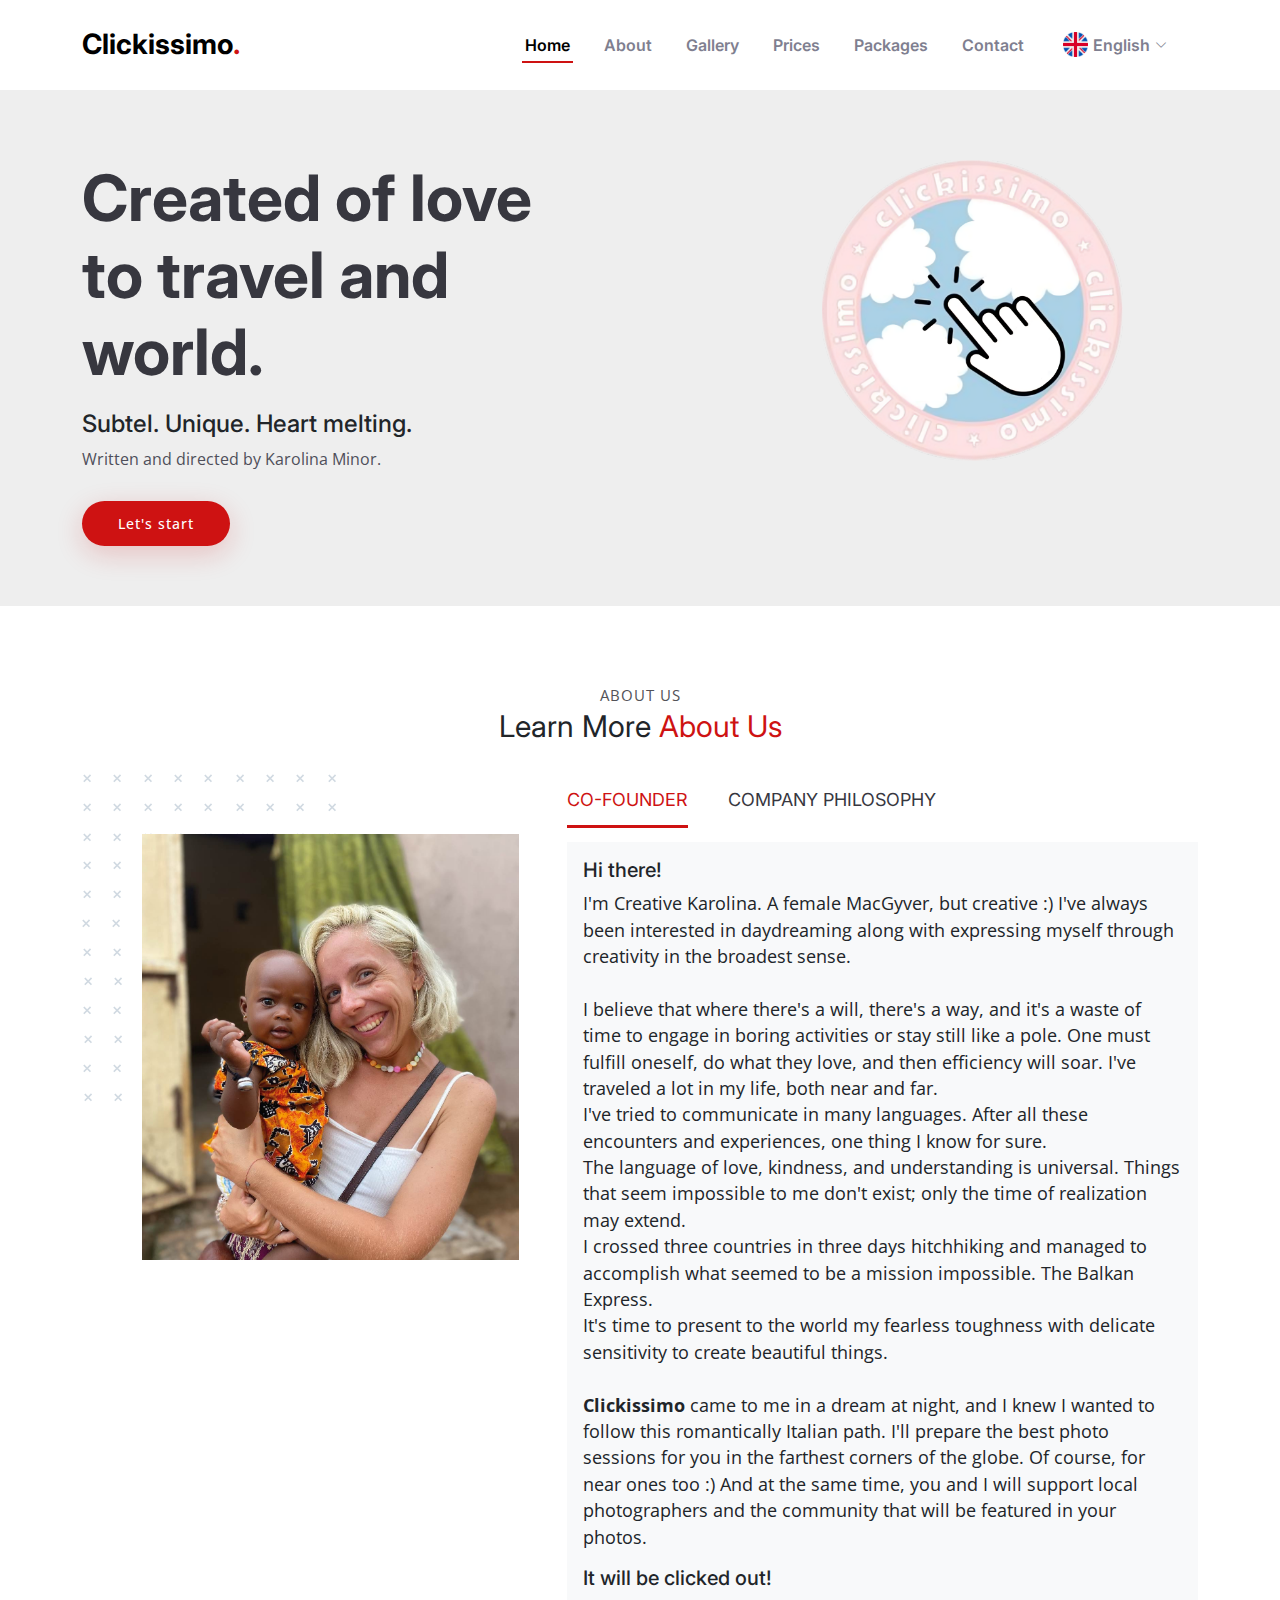
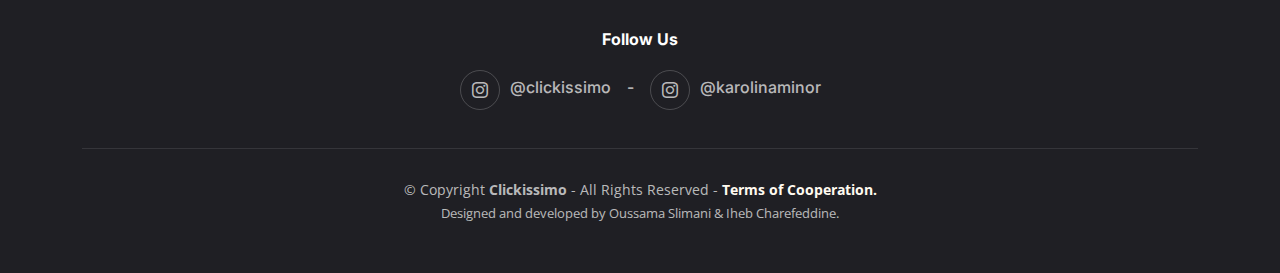
<file: index.html>
<!DOCTYPE html>
<html lang="en">
  <head>
    <meta charset="utf-8" />
    <meta content="width=device-width, initial-scale=1.0" name="viewport" />

    <title>Clickissimo</title>
    <meta
      content="Welcome to Clickissimo, where creativity meets craftsmanship in every click. Founded by the adventurous and visionary Creative Karolina, we specialize in bespoke photo sessions for products and brands, both locally and abroad. "
      name="description"
    />
    <meta
      content="clickissimo, photography, photo sessions, products, brands, bespoke, creativity, craftsmanship, storytelling, community, local photographers, artisans, authentic, visuals, concept, execution, love, artistry."
      name="keywords"
    />

    <meta
      name="google-site-verification"
      content="ndJDKYQvLQtQID-klQn58BS9YEpvbs_isFlXC74oUY8"
    />

    <!-- Favicons -->
    <link href="../assets/img/logo.png" rel="icon" />

    <!-- Google Fonts -->
    <link rel="preconnect" href="https://fonts.googleapis.com" />
    <link rel="preconnect" href="https://fonts.gstatic.com" crossorigin />
    <link
      href="https://fonts.googleapis.com/css2?family=Open+Sans:ital,wght@0,300;0,400;0,500;0,600;0,700;1,300;1,400;1,600;1,700&family=Amatic+SC:ital,wght@0,300;0,400;0,500;0,600;0,700;1,300;1,400;1,500;1,600;1,700&family=Inter:ital,wght@0,300;0,400;0,500;0,600;0,700;1,300;1,400;1,500;1,600;1,700&display=swap"
      rel="stylesheet"
    />

    <!-- Vendor CSS Files -->
    <link
      href="assets/vendor/bootstrap/css/bootstrap.min.css"
      rel="stylesheet"
    />
    <link
      href="assets/vendor/bootstrap-icons/bootstrap-icons.css"
      rel="stylesheet"
    />
    <link href="assets/vendor/aos/aos.css" rel="stylesheet" />
    <link
      href="assets/vendor/glightbox/css/glightbox.min.css"
      rel="stylesheet"
    />
    <link href="assets/vendor/swiper/swiper-bundle.min.css" rel="stylesheet" />

    <!-- Template Main CSS File -->
    <link href="assets/css/main.css" rel="stylesheet" />
  </head>

  <body>
    <!-- ======= Header ======= -->
    <header id="header" class="header fixed-top d-flex align-items-center">
      <div class="container d-flex align-items-center justify-content-between">
        <a
          href="index.html"
          class="logo d-flex align-items-center me-auto me-lg-0"
        >
          <!-- Uncomment the line below if you also wish to use an image logo -->
          <!-- <img src="assets/img/logo.png" alt=""> -->
          <h1>Clickissimo<span>.</span></h1>
        </a>

        <nav id="navbar" class="navbar">
          <ul>
            <li><a href="#hero">Home</a></li>
            <li><a href="#about">About</a></li>
            <li><a href="#gallery">Gallery</a></li>
            <li><a href="#chefs">Prices</a></li>
            <li><a href="#menu">Packages</a></li>
            <li><a href="#contact">Contact</a></li>
            <li class="dropdown">
              <a href="#"
                ><span
                  ><img
                    src="assets/img/united-kingdom.png"
                    alt=""
                    style="width: 35px; padding: 5px" /></span
                >English <i class="bi bi-chevron-down dropdown-indicator"></i
              ></a>
              <ul>
                <li>
                  <a href="polish_version/index.html"
                    ><img
                      src="assets/img/poland.png"
                      alt=""
                      style="width: 35px; padding: 5px"
                    />Polish</a
                  >
                </li>
              </ul>
            </li>

            <li></li>
          </ul>
        </nav>
        <!-- navbar -->
        <i class="mobile-nav-toggle mobile-nav-show bi bi-list"></i>
        <i class="mobile-nav-toggle mobile-nav-hide d-none bi bi-x"></i>
      </div>
    </header>
    <!-- End Header -->

    <!-- ======= Hero Section ======= -->
    <section id="hero" class="hero d-flex align-items-center section-bg">
      <div class="container">
        <div class="row justify-content-between gy-5">
          <div
            class="col-lg-5 order-2 order-lg-1 d-flex flex-column justify-content-center align-items-center align-items-lg-start text-center text-lg-start"
          >
            <h2 data-aos="fade-up">Created of love to travel and world.</h2>
            <h4 data-aos="fade-up">Subtel. Unique. Heart melting.</h4>
            <p data-aos="fade-up" data-aos-delay="100">
              Written and directed by Karolina Minor.
            </p>
            <div class="d-flex" data-aos="fade-up" data-aos-delay="200">
              <a href="#chefs" class="btn-book-a-table"
                ><i class="fa fa-arrow-down"></i>Let's start</a
              >
            </div>
          </div>
          <div
            class="logo-hero col-lg-5 order-1 order-lg-2 text-center text-lg-start"
          >
            <img
              src="assets/img/logo.png"
              class="img-fluid d-block mx-auto col-lg-8 col-md-6 col-sm-4 max-width-100"
              alt=""
              data-aos="zoom-out"
              data-aos-delay="300"
            />
          </div>
        </div>
      </div>
    </section>
    <!-- ======= End Hero Section ======= -->

    <!-- ======= About Section ======= -->
    <section id="about" class="about">
      <div class="container" data-aos="fade-up">
        <div class="section-header">
          <h2>About Us</h2>
          <p>Learn More <span>About Us</span></p>
        </div>

        <div class="row g-4 g-lg-5" data-aos="fade-up" data-aos-delay="200">
          <div class="col-lg-5">
            <div class="about-img">
              <img
                id="about-img"
                src="assets/img/about-02.jpg"
                class="img-fluid"
                alt=""
              />
            </div>
          </div>

          <div class="col-lg-7">
            <!-- Tabs -->
            <ul class="nav nav-pills mb-3">
              <li>
                <a
                  class="nav-link active"
                  data-bs-toggle="pill"
                  href="#tab1"
                  onclick="changeImage('about-02.jpg')"
                  >CO-FOUNDER</a
                >
              </li>
              <li>
                <a
                  class="nav-link"
                  data-bs-toggle="pill"
                  href="#tab2"
                  onclick="changeImage('about.jpg')"
                  >COMPANY PHILOSOPHY</a
                >
              </li>
            </ul>
            <!-- End Tabs -->

            <!-- Tab Content -->
            <div class="tab-content">
              <div class="tab-pane fade show active bg-light p-3" id="tab1">
                <h5>Hi there!</h5>
                <p style="font-size: 1.1rem">
                  I'm Creative Karolina. A female MacGyver, but creative :) I've
                  always been interested in daydreaming along with expressing
                  myself through creativity in the broadest sense. <br />
                  <br />
                  I believe that where there's a will, there's a way, and it's a
                  waste of time to engage in boring activities or stay still
                  like a pole. One must fulfill oneself, do what they love, and
                  then efficiency will soar. I've traveled a lot in my life,
                  both near and far.<br />
                  I've tried to communicate in many languages. After all these
                  encounters and experiences, one thing I know for sure.<br />
                  The language of love, kindness, and understanding is
                  universal. Things that seem impossible to me don't exist; only
                  the time of realization may extend.<br />
                  I crossed three countries in three days hitchhiking and
                  managed to accomplish what seemed to be a mission impossible.
                  The Balkan Express.<br />
                  It's time to present to the world my fearless toughness with
                  delicate sensitivity to create beautiful things.
                  <br /><br /><strong> Clickissimo</strong> came to me in a
                  dream at night, and I knew I wanted to follow this
                  romantically Italian path. I'll prepare the best photo
                  sessions for you in the farthest corners of the globe. Of
                  course, for near ones too :) And at the same time, you and I
                  will support local photographers and the community that will
                  be featured in your photos.
                </p>
                <h5>It will be clicked out!</h5>
              </div>
              <!-- End Tab 1 Content -->

              <div class="tab-pane fade show bg-light p-3" id="tab2">
                <p style="font-size: 1.1rem">
                  <strong> Clickissimo</strong> is a place where beautiful
                  things happen. <br />We provide photo sessions for your
                  products along with social media coverage for your company
                  abroad. We are responsible for the concept, styling, and
                  selection of carefully curated locations for the photo shoots.
                  Preferences and project details are discussed individually
                  before commencing work. <br />
                  We are a friend who supports local creators, artists, and
                  communities. Participants in the project are individuals from
                  the countries covered by the project, unless otherwise agreed
                  upon in advance. <br />
                  <br />
                  <strong> Click it out with love xoxo!</strong>
                </p>
              </div>
              <!-- End Tab 2 Content -->
            </div>
          </div>
        </div>
      </div>
    </section>
    <!-- ============= About End =============== -->

    <script>
      function changeImage(imageName) {
        document.getElementById("about-img").src = "assets/img/" + imageName;
      }
    </script>

    <!-- ======= Why Us Section ======= -->
    <section id="why-us" class="why-us section-bg">
      <div class="container" data-aos="fade-up">
        <div class="row gy-4">
          <div class="col-lg-4" data-aos="fade-up" data-aos-delay="100">
            <div class="why-box">
              <h3>Why Choose CLICKISSIMO?</h3>
              <p>
                We provide the option to choose a package that best suits the
                specific needs of your company.
              </p>
              <div class="text-center">
                <a href="#" class="more-btn"
                  >Go to packages<i class="bx bx-chevron-right"></i
                ></a>
              </div>
            </div>
          </div>
          <!-- End Why Box -->
          <div class="col-lg-8 d-flex align-items-center">
            <div class="row gy-4">
              <div class="col-xl-4" data-aos="fade-up" data-aos-delay="200">
                <div
                  class="icon-box d-flex flex-column justify-content-center align-items-center"
                >
                  <i class="bi bi-clipboard-data"></i>
                  <h4>Unique</h4>
                  <p>
                    We are the only provider of this type of service on the
                    market.
                  </p>
                </div>
              </div>
              <!-- End Icon Box -->
              <div class="col-xl-4" data-aos="fade-up" data-aos-delay="300">
                <div
                  class="icon-box d-flex flex-column justify-content-center align-items-center"
                >
                  <i class="bi bi-gem"></i>
                  <h4>Diligent</h4>
                  <p>
                    We execute everything with meticulous precision, in
                    collaboration with local artists.
                  </p>
                </div>
              </div>
              <!-- End Icon Box -->
              <div class="col-xl-4" data-aos="fade-up" data-aos-delay="400">
                <div
                  class="icon-box d-flex flex-column justify-content-center align-items-center"
                >
                  <i class="bi bi-inboxes"></i>
                  <h4>Affordable</h4>
                  <p>
                    We offer the lowest prices relative to the nature of the
                    services.
                  </p>
                </div>
              </div>
              <!-- End Icon Box -->
            </div>
          </div>
        </div>
      </div>
    </section>
    <!-- ======= END Why Us Section ======= -->

    <!-- ======= Gallery Section ======= -->
    <section id="gallery" class="gallery">
      <div class="container" data-aos="fade-up">
        <div class="section-header">
          <h2>gallery</h2>
          <p>Check <span>Our Gallery</span></p>
        </div>

        <div class="gallery-slider swiper">
          <div class="swiper-wrapper align-items-center">
            <div class="swiper-slide">
              <a
                class="glightbox"
                data-gallery="images-gallery"
                href="assets/img/gallery/gallery-08.jpg"
                ><img
                  src="assets/img/gallery/gallery-08.jpg"
                  class="img-fluid"
                  alt=""
              /></a>
            </div>

            <div class="swiper-slide">
              <a
                class="glightbox"
                data-gallery="images-gallery"
                href="assets/img/gallery/gallery-09.jpg"
                ><img
                  src="assets/img/gallery/gallery-09.jpg"
                  class="img-fluid"
                  alt=""
              /></a>
            </div>

            <div class="swiper-slide">
              <a
                class="glightbox"
                data-gallery="images-gallery"
                href="assets/img/gallery/gallery-10.jpg"
                ><img
                  src="assets/img/gallery/gallery-10.jpg"
                  class="img-fluid"
                  alt=""
              /></a>
            </div>

            <div class="swiper-slide">
              <a
                class="glightbox"
                data-gallery="images-gallery"
                href="assets/img/gallery/gallery-11.jpg"
                ><img
                  src="assets/img/gallery/gallery-11.jpg"
                  class="img-fluid"
                  alt=""
              /></a>
            </div>

            <div class="swiper-slide">
              <a
                class="glightbox"
                data-gallery="images-gallery"
                href="assets/img/gallery/gallery-12.jpg"
                ><img
                  src="assets/img/gallery/gallery-12.jpg"
                  class="img-fluid"
                  alt=""
              /></a>
            </div>

            <div class="swiper-slide">
              <a
                class="glightbox"
                data-gallery="images-gallery"
                href="assets/img/gallery/gallery-13.jpg"
                ><img
                  src="assets/img/gallery/gallery-13.jpg"
                  class="img-fluid"
                  alt=""
              /></a>
            </div>

            <div class="swiper-slide">
              <a
                class="glightbox"
                data-gallery="images-gallery"
                href="assets/img/gallery/gallery-14.jpg"
                ><img
                  src="assets/img/gallery/gallery-14.jpg"
                  class="img-fluid"
                  alt=""
              /></a>
            </div>

            <div class="swiper-slide">
              <a
                class="glightbox"
                data-gallery="images-gallery"
                href="assets/img/gallery/gallery-15.jpg"
                ><img
                  src="assets/img/gallery/gallery-15.jpg"
                  class="img-fluid"
                  alt=""
              /></a>
            </div>

            <div class="swiper-slide">
              <a
                class="glightbox"
                data-gallery="images-gallery"
                href="assets/img/gallery/gallery-16.jpg"
                ><img
                  src="assets/img/gallery/gallery-16.jpg"
                  class="img-fluid"
                  alt=""
              /></a>
            </div>

            <div class="swiper-slide">
              <a
                class="glightbox"
                data-gallery="images-gallery"
                href="assets/img/gallery/gallery-17.jpg"
                ><img
                  src="assets/img/gallery/gallery-17.jpg"
                  class="img-fluid"
                  alt=""
              /></a>
            </div>

            <div class="swiper-slide">
              <a
                class="glightbox"
                data-gallery="images-gallery"
                href="assets/img/gallery/gallery-18.jpg"
                ><img
                  src="assets/img/gallery/gallery-18.jpg"
                  class="img-fluid"
                  alt=""
              /></a>
            </div>

            <div class="swiper-slide">
              <a
                class="glightbox"
                data-gallery="images-gallery"
                href="assets/img/gallery/gallery-19.jpg"
                ><img
                  src="assets/img/gallery/gallery-19.jpg"
                  class="img-fluid"
                  alt=""
              /></a>
            </div>

            <div class="swiper-slide">
              <a
                class="glightbox"
                data-gallery="images-gallery"
                href="assets/img/gallery/gallery-20.jpg"
                ><img
                  src="assets/img/gallery/gallery-20.jpg"
                  class="img-fluid"
                  alt=""
              /></a>
            </div>

            <div class="swiper-slide">
              <a
                class="glightbox"
                data-gallery="images-gallery"
                href="assets/img/gallery/gallery-21.jpg"
                ><img
                  src="assets/img/gallery/gallery-21.jpg"
                  class="img-fluid"
                  alt=""
              /></a>
            </div>

            <div class="swiper-slide">
              <a
                class="glightbox"
                data-gallery="images-gallery"
                href="assets/img/gallery/gallery-22.jpg"
                ><img
                  src="assets/img/gallery/gallery-22.jpg"
                  class="img-fluid"
                  alt=""
              /></a>
            </div>
          </div>
          <div class="swiper-pagination"></div>
        </div>
      </div>
    </section>
    <!-- ======= End Gallery Section ======= -->

    <!-- ======= Chefs Section ======= -->
    <section id="chefs" class="chefs section-bg">
      <div class="container" data-aos="fade-up">
        <div class="section-header">
          <h2>Pricing Plans</h2>
          <p>Great <span>deals</span> for you!</p>
        </div>
        <!-- Pricing Plan Start -->
        <div class="row g-0">
          <div class="col-lg-4 wow slideInUp" data-wow-delay="0.6s">
            <div class="bg-light rounded">
              <div class="border-bottom py-4 px-5 mb-4">
                <h4>One photo (iPhone)</h4>
              </div>
              <div class="p-5 pt-0">
                <h1 class="display-5 text-danger">
                  20<small
                    class="align-bottom"
                    style="font-size: 16px; line-height: 40px"
                    >EUR</small
                  >
                </h1>
              </div>
            </div>
          </div>
          <div class="col-lg-4 wow slideInUp" data-wow-delay="0.3s">
            <div
              class="bg-white rounded shadow position-relative"
              style="z-index: 1"
            >
              <div class="border-bottom py-4 px-5 mb-4">
                <h4>One photo</h4>
              </div>
              <div class="p-5 pt-0">
                <h1 class="display-5 text-danger">
                  30<small
                    class="align-bottom"
                    style="font-size: 16px; line-height: 40px"
                    >EUR</small
                  >
                </h1>
              </div>
            </div>
          </div>
          <div class="col-lg-4 wow slideInUp" data-wow-delay="0.9s">
            <div class="bg-light rounded">
              <div class="border-bottom py-4 px-5 mb-4">
                <h4>1 reel (up to 30 sec)</h4>
              </div>
              <div class="p-5 pt-0">
                <h1 class="display-5 text-danger">
                  80<small
                    class="align-bottom"
                    style="font-size: 16px; line-height: 40px"
                    >EUR</small
                  >
                </h1>
              </div>
            </div>
          </div>
          <div class="p-2 m-2">
            <div class="d-flex">
              <i class="bi bi-check2 me-2 text-danger"></i>
              <p>
                When purchasing a package, the price of each photo will be
                reduced to 20 EUR (15 EUR for iPhone) and the reel to 60 EUR.
              </p>
            </div>
            <div class="d-flex">
              <i class="bi bi-check2 me-2 text-danger"></i>
              <p>
                For companies located at the session location, the package price
                is reduced by 30%.
              </p>
            </div>
          </div>
        </div>
        <!-- Pricing Plan End -->
      </div>
    </section>
    <!-- End Chefs Section -->

    <!-- ======= Menu Section ======= -->
    <section id="menu" class="menu">
      <div class="container" data-aos="fade-up">
        <div class="section-header">
          <h2>Packages</h2>
          <p>Find a<span> suitable package </span>for you!</p>
        </div>

        <ul
          class="nav nav-tabs d-flex justify-content-center"
          data-aos="fade-up"
          data-aos-delay="200"
        >
          <li class="nav-item">
            <a
              class="nav-link active show"
              data-bs-toggle="tab"
              data-bs-target="#menu-starters"
            >
              <h4>Quick Shot</h4>
            </a>
          </li>
          <!-- End tab nav item -->
          <li class="nav-item">
            <a
              class="nav-link"
              data-bs-toggle="tab"
              data-bs-target="#menu-breakfast"
            >
              <h4>Little Instagram</h4> </a
            ><!-- End tab nav item -->
          </li>

          <li class="nav-item">
            <a
              class="nav-link"
              data-bs-toggle="tab"
              data-bs-target="#menu-lunch"
            >
              <h4>The Further Into The Forest</h4>
            </a>
          </li>
          <!-- End tab nav item -->

          <li class="nav-item">
            <a
              class="nav-link"
              data-bs-toggle="tab"
              data-bs-target="#menu-dinner"
            >
              <h4>All You Need</h4>
            </a>
          </li>
          <!-- End tab nav item -->
        </ul>

        <div class="tab-content" data-aos="fade-up" data-aos-delay="300">
          <div class="tab-pane fade active show" id="menu-starters">
            <div class="tab-header text-center">
              <h4>10 photos + 1 reel + 1 location</h4>
            </div>

            <div class="row gy-5">
              <!-- Menu Item -->
              <div class="col-lg-4 menu-item">
                <a href="tunisia.html">
                  <img
                    src="assets/img/tunisia/hammamat/h-04.jpg"
                    class="menu-img img-fluid"
                    alt=""
                  />
                </a>
                <h4>TUNISIA</h4>
                <p class="ingredients">7/4/2024 - 14/4/2024</p>
                <p class="price">300 EUR</p>
              </div>
              <!-- Menu Item -->

              <div class="col-lg-4 menu-item">
                <a href="qatar.html">
                  <img
                    src="assets/img/qatar/qatar/q-01.jpg"
                    class="menu-img img-fluid"
                    alt=""
                  />
                </a>
                <h4>QATAR, OMAN, DUBAI</h4>
                <p class="ingredients">24/4/24 - 14/5/24</p>
                <p class="price">500 EUR</p>
              </div>
              <!-- Menu Item -->
              <div class="col-lg-4 menu-item">
                <a href="istanbul.html">
                  <img
                    src="assets/img/istanbol/rooftop/r-04.jpg"
                    class="menu-img img-fluid"
                    alt=""
                  />
                </a>
                <h4>ISTANBUL</h4>
                <p class="ingredients">19/5/24 - 26/5/24</p>
                <p class="price">350 EUR</p>
              </div>
              <!-- Menu Item -->
            </div>
          </div>
          <!-- End Starter Menu Content -->

          <div class="tab-pane fade" id="menu-breakfast">
            <div class="tab-header text-center">
              <h4>25 photos (iPhone 14 Pro) + 1 reel + 2 locations</h4>
            </div>

            <div class="row gy-5">
              <!-- Menu Item -->
              <div class="col-lg-4 menu-item">
                <a href="tunisia.html">
                  <img
                    src="assets/img/tunisia/hammamat/h-04.jpg"
                    class="menu-img img-fluid"
                    alt=""
                  />
                </a>
                <h4>TUNISIA</h4>
                <p class="ingredients">7/4/2024 - 14/4/2024</p>
                <p class="price">400 EUR</p>
              </div>
              <!-- Menu Item -->

              <div class="col-lg-4 menu-item">
                <a href="qatar.html">
                  <img
                    src="assets/img/qatar/qatar/q-01.jpg"
                    class="menu-img img-fluid"
                    alt=""
                  />
                </a>
                <h4>QATAR, OMAN, DUBAI</h4>
                <p class="ingredients">24/4/24 - 14/5/24</p>
                <p class="price">600 EUR</p>
              </div>
              <!-- Menu Item -->
              <div class="col-lg-4 menu-item">
                <a href="istanbul.html">
                  <img
                    src="assets/img/istanbol/rooftop/r-04.jpg"
                    class="menu-img img-fluid"
                    alt=""
                  />
                </a>
                <h4>ISTANBUL</h4>
                <p class="ingredients">19/5/24 - 26/5/24</p>
                <p class="price">400 EUR</p>
              </div>
              <!-- Menu Item -->
            </div>
          </div>
          <!-- End package 2 Menu Content -->
          <div class="tab-pane fade" id="menu-lunch">
            <div class="tab-header text-center">
              <h4>15 photos + 2 reels + 1 location</h4>
            </div>

            <div class="row gy-5">
              <!-- Menu Item -->
              <div class="col-lg-4 menu-item">
                <a href="tunisia.html">
                  <img
                    src="assets/img/tunisia/hammamat/h-04.jpg"
                    class="menu-img img-fluid"
                    alt=""
                  />
                </a>
                <h4>TUNISIA</h4>
                <p class="ingredients">7/4/2024 - 14/4/2024</p>
                <p class="price">450 EUR</p>
              </div>
              <!-- Menu Item -->

              <div class="col-lg-4 menu-item">
                <a href="qatar.html">
                  <img
                    src="assets/img/qatar/qatar/q-01.jpg"
                    class="menu-img img-fluid"
                    alt=""
                  />
                </a>
                <h4>QATAR, OMAN, DUBAI</h4>
                <p class="ingredients">24/4/24 - 14/5/24</p>
                <p class="price">650 EUR</p>
              </div>
              <!-- Menu Item -->
              <div class="col-lg-4 menu-item">
                <a href="istanbul.html">
                  <img
                    src="assets/img/istanbol/rooftop/r-04.jpg"
                    class="menu-img img-fluid"
                    alt=""
                  />
                </a>
                <h4>ISTANBUL</h4>
                <p class="ingredients">19/5/24 - 26/5/24</p>
                <p class="price">500 EUR</p>
              </div>
              <!-- Menu Item -->
            </div>
          </div>
          <!-- End Lunch Menu Content -->

          <div class="tab-pane fade" id="menu-dinner">
            <div class="tab-header text-center">
              <h4>25 photos + 2 reels + 2 locations</h4>
            </div>

            <div class="row gy-5">
              <!-- Menu Item -->
              <div class="col-lg-4 menu-item">
                <a href="tunisia.html">
                  <img
                    src="assets/img/tunisia/hammamat/h-04.jpg"
                    class="menu-img img-fluid"
                    alt=""
                  />
                </a>
                <h4>TUNISIA</h4>
                <p class="ingredients">7/4/2024 - 14/4/2024</p>
                <p class="price">650 EUR</p>
              </div>
              <!-- Menu Item -->

              <div class="col-lg-4 menu-item">
                <a href="qatar.html">
                  <img
                    src="assets/img/qatar/qatar/q-01.jpg"
                    class="menu-img img-fluid"
                    alt=""
                  />
                </a>
                <h4>QATAR, OMAN, DUBAI</h4>
                <p class="ingredients">24/4/24 - 14/5/24</p>
                <p class="price">850 EUR</p>
              </div>
              <!-- Menu Item -->
              <div class="col-lg-4 menu-item">
                <a href="istanbul.html">
                  <img
                    src="assets/img/istanbol/rooftop/r-04.jpg"
                    class="menu-img img-fluid"
                    alt=""
                  />
                </a>
                <h4>ISTANBUL</h4>
                <p class="ingredients">19/5/24 - 26/5/24</p>
                <p class="price">700 EUR</p>
              </div>
              <!-- Menu Item -->
            </div>
          </div>
          <!-- End Dinner Menu Content -->
        </div>
      </div>
    </section>
    <!-- End Menu Section -->

    <!-- ======= Contact Section ======= -->
    <section id="contact" class="contact">
      <div class="container" data-aos="fade-up">
        <div class="section-header">
          <h2>Contact</h2>
          <p>Need Help? <span>Contact Us</span></p>
        </div>

        <div class="row gy-4">
          <div class="col-md-6">
            <div class="info-item d-flex align-items-center">
              <i class="icon bi bi-map flex-shrink-0"></i>
              <div>
                <h3>Our Address</h3>
                <p>CLICKISSIMO LTD, Makedonia 88/4, 9000 Varna</p>
              </div>
            </div>
          </div>
          <!-- End Info Item -->

          <div class="col-md-6">
            <div class="info-item d-flex align-items-center">
              <i class="icon bi bi-envelope flex-shrink-0"></i>
              <div>
                <h3>Email Us</h3>
                <p>contact.cliskissimo@gmail.com</p>
              </div>
            </div>
          </div>
          <!-- End Info Item -->

          <div class="col-md-6">
            <div class="info-item d-flex align-items-center">
              <i class="icon bi bi-telephone flex-shrink-0"></i>
              <div>
                <h3>Call Us</h3>
                <p>+ 48 698 757 633</p>
              </div>
            </div>
          </div>
          <!-- End Info Item -->

          <div class="col-md-6">
            <div class="info-item d-flex align-items-center">
              <i class="icon bi bi-share flex-shrink-0"></i>
              <div>
                <h3>Blustat</h3>
                <p>207638872</p>
              </div>
            </div>
          </div>
          <!-- End Info Item -->
        </div>
      </div>
    </section>
    <!-- End Contact Section -->

    <!-- ======= Footer ======= -->
    <footer id="footer" class="footer">
      <div class="container d-flex text-center d-flex justify-content-center">
        <div class="row">
          <div class="footer-links">
            <h4>Follow Us</h4>
            <div class="social-links d-flex">
              <div class="d-flex justify-content-center p-2">
                <a
                  href="https://www.instagram.com/clickissimo/"
                  class="instagram"
                  ><i class="bi bi-instagram"></i
                ></a>
                <h6 class="mt-2">@clickissimo</h6>
              </div>
              <div class="d-flex justify-content-center p-2">
                <h6 class="mt-2">-</h6>
              </div>
              <div class="d-flex justify-content-center p-2">
                <a
                  href="https://www.instagram.com/karolinaminor/"
                  class="instagram"
                  ><i class="bi bi-instagram"></i
                ></a>
                <h6 class="mt-2">@karolinaminor</h6>
              </div>
            </div>
          </div>
        </div>
      </div>

      <div class="container">
        <div class="copyright">
          &copy; Copyright <strong><span>Clickissimo</span></strong> - All
          Rights Reserved -
          <a href="#terms" data-toggle="modal" data-target="#terms">
            Terms of Cooperation.
          </a>
        </div>
        <div class="credits">
          Designed and developed by Oussama Slimani & Iheb Charefeddine.
        </div>
      </div>
    </footer>
    <!-- End Footer -->

    <!-- Terms of Cooperation Model -->
    <div
      class="modal fade"
      id="terms"
      tabindex="-1"
      role="dialog"
      aria-labelledby="termsLabel"
      aria-hidden="true"
    >
      <div class="modal-dialog modal-xl" role="document">
        <div class="modal-content">
          <div class="modal-header">
            <h5 class="modal-title">Terms of Cooperation</h5>
            <!-- <button
              type="button"
              class="btn-close"
              data-bs-dismiss="modal"
              aria-label="Close"
            ></button> -->
          </div>
          <div class="modal-body">
            <ol>
              <li class="pb-2">
                Each package with products must include an attached list of
                products with the date and signature. The list is sent back
                after the end of the session along with the signature of the
                person returning it, confirming the completeness of the returned
                package.
              </li>
              <li class="pb-2">
                Shipping address for products: <br />Osiek 123a, 32-300 OLKUSZ,
                POLAND
              </li>
              <li class="pb-2">
                The contractor is not responsible for traces of use resulting
                from the use of products during the session.
              </li>
              <li class="pb-2">
                The delivery time for photos and video materials cannot exceed
                45 days unless unforeseen circumstances require an extension, in
                which case the client will be informed.
              </li>
              <li class="pb-2">
                In the package, the length of one reel does not exceed 30
                seconds, and the second one 15 seconds. Reels outside the
                package are up to 30 seconds.
              </li>
              <li class="pb-2">
                Each package, due to competitive prices for one client, will be
                organized with a minimum number of clients - 6.
              </li>
              <li class="pb-2">
                All photos are taken with a professional camera, except for the
                LITTLE INSTAGRAM package, where they are taken with an iPhone 14
                Pro.
              </li>
              <li class="pb-2">Reels are made using an iPhone 14 Pro.</li>
              <li class="pb-2">
                Photos are taken by local photographers and in collaboration
                with local models who are not professionals.
              </li>
              <li class="pb-2">
                Products are returned within a week from the end of the photo
                session.
              </li>
              <li class="pb-2">
                If the package includes an entire country without specifying the
                location, the client decides and agrees with the project
                contractor.
              </li>
              <li class="pb-2">
                Pictures can be used on social media of Organiser.
              </li>
              <li class="pb-2">
                Payment transfer details for the purchased package:
                <br />IBAN: BG47STSA93000030501864, BIC: STSABGSF
              </li>
              <li class="pb-2">
                The client purchasing the service agrees to the above
                conditions.
              </li>
            </ol>
          </div>
        </div>
      </div>
    </div>
    <!-- Terms of Cooperation Model -->

    <a
      href="#"
      class="scroll-top d-flex align-items-center justify-content-center"
      ><i class="bi bi-arrow-up-short"></i
    ></a>

    <div id="preloader"></div>

    <!-- Vendor JS Files -->
    <script src="https://code.jquery.com/jquery-3.5.1.slim.min.js"></script>
    <script src="https://stackpath.bootstrapcdn.com/bootstrap/4.5.2/js/bootstrap.min.js"></script>
    <script src="assets/vendor/bootstrap/js/bootstrap.bundle.min.js"></script>
    <script src="assets/vendor/aos/aos.js"></script>
    <script src="assets/vendor/glightbox/js/glightbox.min.js"></script>
    <script src="assets/vendor/purecounter/purecounter_vanilla.js"></script>
    <script src="assets/vendor/swiper/swiper-bundle.min.js"></script>
    <script src="assets/vendor/php-email-form/validate.js"></script>

    <!-- Template Main JS File -->
    <script src="assets/js/main.js"></script>
  </body>
</html>
</file>
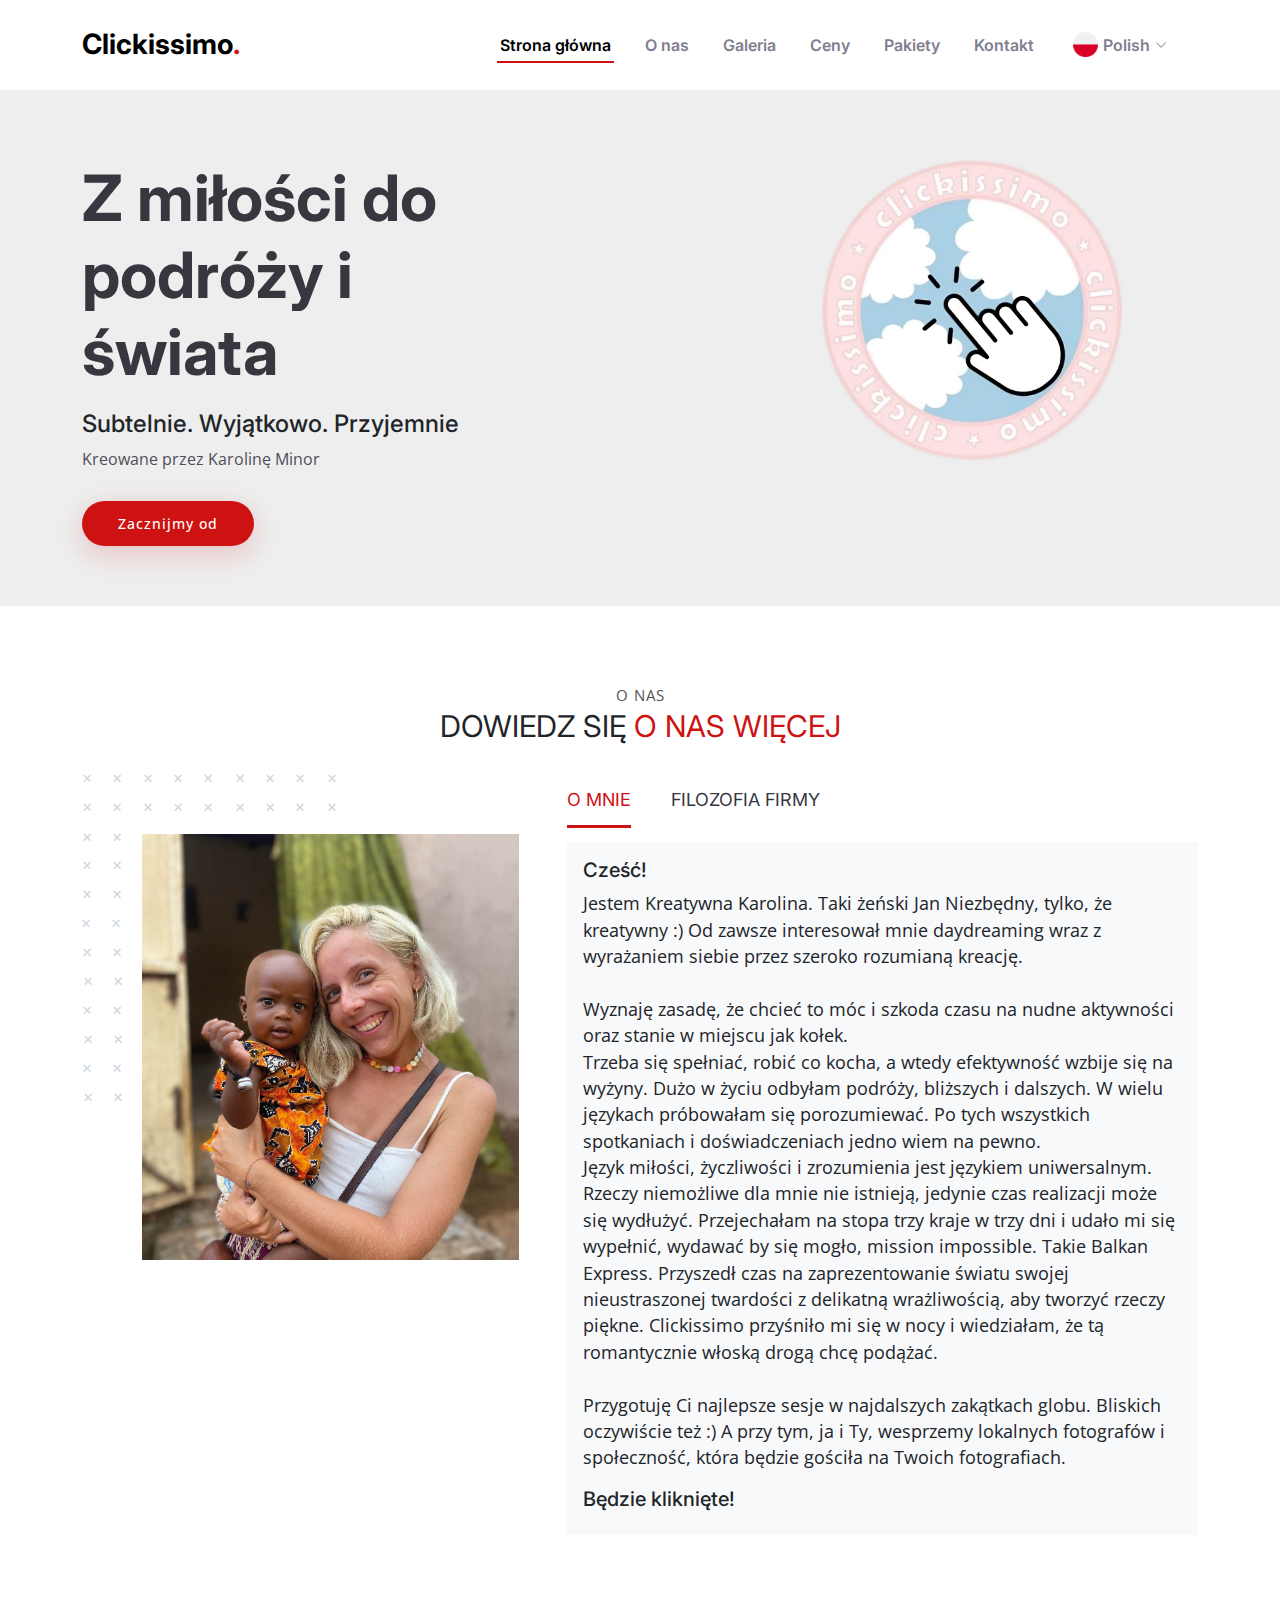
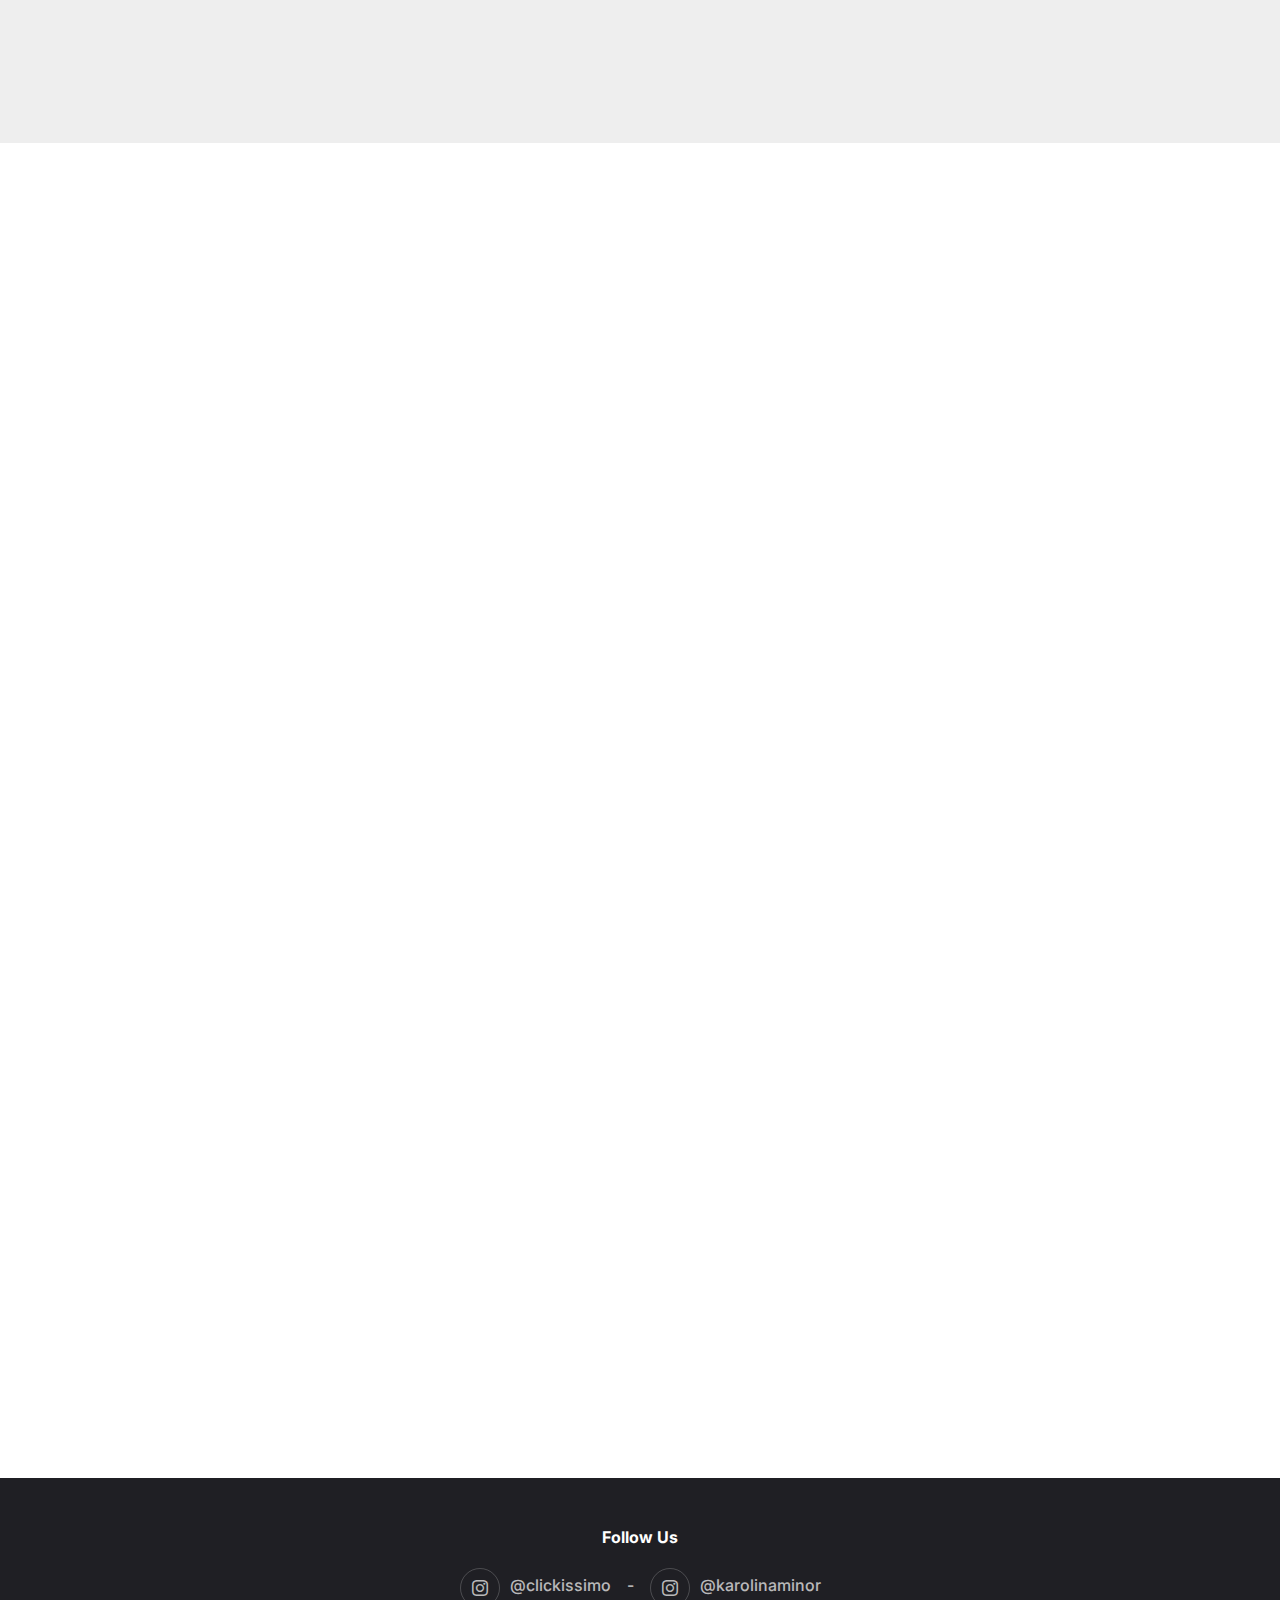
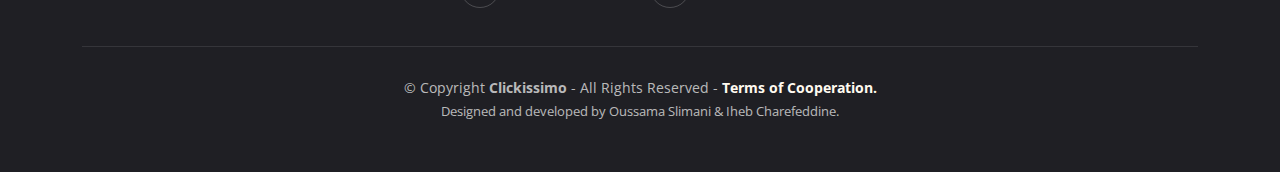
<file: polish_version/index.html>
<!DOCTYPE html>
<html lang="en">
  <head>
    <meta charset="utf-8" />
    <meta content="width=device-width, initial-scale=1.0" name="viewport" />

    <title>Clickissimo</title>
    <meta
      content="Welcome to Clickissimo, where creativity meets craftsmanship in every click. Founded by the adventurous and visionary Creative Karolina, we specialize in bespoke photo sessions for products and brands, both locally and abroad. "
      name="description"
    />
    <meta
      content="clickissimo, photography, photo sessions, products, brands, bespoke, creativity, craftsmanship, storytelling, community, local photographers, artisans, authentic, visuals, concept, execution, love, artistry."
      name="keywords"
    />

    <meta
      name="google-site-verification"
      content="ndJDKYQvLQtQID-klQn58BS9YEpvbs_isFlXC74oUY8"
    />

    <!-- Favicons -->
    <link href="../assets/img/logo.png" rel="icon" />

    <!-- Google Fonts -->
    <link rel="preconnect" href="https://fonts.googleapis.com" />
    <link rel="preconnect" href="https://fonts.gstatic.com" crossorigin />
    <link
      href="https://fonts.googleapis.com/css2?family=Open+Sans:ital,wght@0,300;0,400;0,500;0,600;0,700;1,300;1,400;1,600;1,700&family=Amatic+SC:ital,wght@0,300;0,400;0,500;0,600;0,700;1,300;1,400;1,500;1,600;1,700&family=Inter:ital,wght@0,300;0,400;0,500;0,600;0,700;1,300;1,400;1,500;1,600;1,700&display=swap"
      rel="stylesheet"
    />

    <!-- Vendor CSS Files -->
    <link
      href="../assets/vendor/bootstrap/css/bootstrap.min.css"
      rel="stylesheet"
    />
    <link
      href="../assets/vendor/bootstrap-icons/bootstrap-icons.css"
      rel="stylesheet"
    />
    <link href="../assets/vendor/aos/aos.css" rel="stylesheet" />
    <link
      href="../assets/vendor/glightbox/css/glightbox.min.css"
      rel="stylesheet"
    />
    <link
      href="../assets/vendor/swiper/swiper-bundle.min.css"
      rel="stylesheet"
    />

    <!-- Template Main CSS File -->
    <link href="../assets/css/main.css" rel="stylesheet" />
  </head>

  <body>
    <!-- ======= Header ======= -->
    <header id="header" class="header fixed-top d-flex align-items-center">
      <div class="container d-flex align-items-center justify-content-between">
        <a
          href="index.html"
          class="logo d-flex align-items-center me-auto me-lg-0"
        >
          <!-- Uncomment the line below if you also wish to use an image logo -->
          <!-- <img src="../assets/img/logo.png" alt=""> -->
          <h1>Clickissimo<span>.</span></h1>
        </a>

        <nav id="navbar" class="navbar">
          <ul>
            <li><a href="#hero">Strona główna</a></li>
            <li><a href="#about">O nas</a></li>
            <li><a href="#gallery">Galeria</a></li>
            <li><a href="#chefs">Ceny</a></li>
            <li><a href="#menu">Pakiety</a></li>
            <li><a href="#contact">Kontakt</a></li>
            <li class="dropdown">
              <a href="#"
                ><span
                  ><img
                    src="../assets/img/poland.png"
                    alt=""
                    style="width: 35px; padding: 5px" /></span
                >Polish <i class="bi bi-chevron-down dropdown-indicator"></i
              ></a>
              <ul>
                <li>
                  <a href="../index.html"
                    ><img
                      src="../assets/img/united-kingdom.png"
                      alt=""
                      style="width: 35px; padding: 5px"
                    />English</a
                  >
                </li>
              </ul>
            </li>

            <li></li>
          </ul>
        </nav>
        <!-- navbar -->
        <i class="mobile-nav-toggle mobile-nav-show bi bi-list"></i>
        <i class="mobile-nav-toggle mobile-nav-hide d-none bi bi-x"></i>
      </div>
    </header>
    <!-- End Header -->

    <!-- ======= Hero Section ======= -->
    <section id="hero" class="hero d-flex align-items-center section-bg">
      <div class="container">
        <div class="row justify-content-between gy-5">
          <div
            class="col-lg-5 order-2 order-lg-1 d-flex flex-column justify-content-center align-items-center align-items-lg-start text-center text-lg-start"
          >
            <h2 data-aos="fade-up">Z miłości do podróży i świata</h2>
            <h4 data-aos="fade-up">Subtelnie. Wyjątkowo. Przyjemnie</h4>
            <p data-aos="fade-up" data-aos-delay="100">
              Kreowane przez Karolinę Minor
            </p>
            <div class="d-flex" data-aos="fade-up" data-aos-delay="200">
              <a href="#chefs" class="btn-book-a-table"
                ><i class="fa fa-arrow-down"></i>Zacznijmy od</a
              >
            </div>
          </div>
          <div
            class="logo-hero col-lg-5 order-1 order-lg-2 text-center text-lg-start"
          >
            <img
              src="../assets/img/logo.png"
              class="img-fluid d-block mx-auto col-lg-8 col-md-6 col-sm-4 max-width-100"
              alt=""
              data-aos="zoom-out"
              data-aos-delay="300"
            />
          </div>
        </div>
      </div>
    </section>
    <!-- ======= End Hero Section ======= -->

    <!DOCTYPE html>
    <html lang="en">
      <head>
        <meta charset="UTF-8" />
        <meta name="viewport" content="width=device-width, initial-scale=1.0" />
        <title>About Page</title>
      </head>
      <body>
        <!-- ======= About Section ======= -->
        <section id="about" class="about">
          <div class="container" data-aos="fade-up">
            <div class="section-header">
              <h2>O NAS</h2>
              <p>DOWIEDZ SIĘ <span>O NAS WIĘCEJ</span></p>
            </div>

            <div class="row g-4 g-lg-5" data-aos="fade-up" data-aos-delay="200">
              <div class="col-lg-5">
                <div class="about-img">
                  <img
                    id="about-img"
                    src="../assets/img/about-02.jpg"
                    class="img-fluid"
                    alt=""
                  />
                </div>
              </div>

              <div class="col-lg-7">
                <!-- Tabs -->
                <ul class="nav nav-pills mb-3">
                  <li>
                    <a
                      class="nav-link active"
                      data-bs-toggle="pill"
                      href="#tab1"
                      onclick="changeImage('about-02.jpg')"
                      >O MNIE</a
                    >
                  </li>
                  <li>
                    <a
                      class="nav-link"
                      data-bs-toggle="pill"
                      href="#tab2"
                      onclick="changeImage('about.jpg')"
                      >FILOZOFIA FIRMY</a
                    >
                  </li>
                </ul>
                <!-- End Tabs -->

                <!-- Tab Content -->
                <div class="tab-content">
                  <div class="tab-pane fade show active bg-light p-3" id="tab1">
                    <h5>Cześć!</h5>
                    <p style="font-size: 1.1rem">
                      Jestem Kreatywna Karolina. Taki żeński Jan Niezbędny,
                      tylko, że kreatywny :) Od zawsze interesował mnie
                      daydreaming wraz z wyrażaniem siebie przez szeroko
                      rozumianą kreację.
                      <br /><br />
                      Wyznaję zasadę, że chcieć to móc i szkoda czasu na nudne
                      aktywności oraz stanie w miejscu jak kołek. <br />Trzeba
                      się spełniać, robić co kocha, a wtedy efektywność wzbije
                      się na wyżyny. Dużo w życiu odbyłam podróży, bliższych i
                      dalszych. W wielu językach próbowałam się porozumiewać. Po
                      tych wszystkich spotkaniach i doświadczeniach jedno wiem
                      na pewno.<br />
                      Język miłości, życzliwości i zrozumienia jest językiem
                      uniwersalnym. Rzeczy niemożliwe dla mnie nie istnieją,
                      jedynie czas realizacji może się wydłużyć. Przejechałam na
                      stopa trzy kraje w trzy dni i udało mi się wypełnić,
                      wydawać by się mogło, mission impossible. Takie Balkan
                      Express. Przyszedł czas na zaprezentowanie światu swojej
                      nieustraszonej twardości z delikatną wrażliwością, aby
                      tworzyć rzeczy piękne. Clickissimo przyśniło mi się w nocy
                      i wiedziałam, że tą romantycznie włoską drogą chcę
                      podążać.<br /><br />
                      Przygotuję Ci najlepsze sesje w najdalszych zakątkach
                      globu. Bliskich oczywiście też :) A przy tym, ja i Ty,
                      wesprzemy lokalnych fotografów i społeczność, która będzie
                      gościła na Twoich fotografiach.
                    </p>
                    <h5>Będzie kliknięte!</h5>
                  </div>
                  <!-- End Tab 1 Content -->

                  <div class="tab-pane fade show bg-light p-3" id="tab2">
                    <p style="font-size: 1.1rem">
                      <strong>Clickissimo </strong> to miejsce, gdzie dzieją się
                      rzeczy piękne. Wykonujemy sesje zdjęciowe Twoich produktów
                      wraz z oprawą social media firmy za granicą. <br />
                      Odpowiadamy za pomysł przy aranżacji sesji, stylizacje i
                      wybór wyselekcjonowanych lokalizacji. <br />Preferencje i
                      szczegóły przedsięwzięcia omawiamy indywidualnie przed
                      przystąpieniem do realizacji.<br />
                      To przyjaciel, który wspiera lokalnych twórców, artystów i
                      społeczność. Osoby, biorące udział w projekcie to osoby z
                      krajów, których projekt obejmuje, chyba że na drodze
                      wcześniejszych ustaleń zdecydowano inaczej. <br /><br />
                      <strong>Click it out with love xoxo!</strong>
                    </p>
                  </div>
                  <!-- End Tab 2 Content -->
                </div>
              </div>
            </div>
          </div>
        </section>
        <!-- ============= About End =============== -->

        <script>
          function changeImage(imageName) {
            document.getElementById("about-img").src =
              "../assets/img/" + imageName;
          }
        </script>
      </body>
    </html>

    <!-- ======= Why Us Section ======= -->
    <section id="why-us" class="why-us section-bg">
      <div class="container" data-aos="fade-up">
        <div class="row gy-4">
          <div class="col-lg-4" data-aos="fade-up" data-aos-delay="100">
            <div class="why-box">
              <h3>Dlaczego Clickissimo?</h3>
              <p>
                Dajemy możliwość wyboru pakietu, który będzie najbardziej
                odpowiadał specyfice Twojej firmy.
              </p>
              <div class="text-center">
                <a href="#" class="more-btn">
                  Przejdź do pakietów<i class="bx bx-chevron-right"></i
                ></a>
              </div>
            </div>
          </div>
          <!-- End Why Box -->
          <div class="col-lg-8 d-flex align-items-center">
            <div class="row gy-4">
              <div class="col-xl-4" data-aos="fade-up" data-aos-delay="200">
                <div
                  class="icon-box d-flex flex-column justify-content-center align-items-center"
                >
                  <i class="bi bi-clipboard-data"></i>
                  <h4>Unikalny</h4>
                  <p>Jesteśmy jedynym dostawcą tego typu usług na rynku.</p>
                </div>
              </div>
              <!-- End Icon Box -->
              <div class="col-xl-4" data-aos="fade-up" data-aos-delay="300">
                <div
                  class="icon-box d-flex flex-column justify-content-center align-items-center"
                >
                  <i class="bi bi-gem"></i>
                  <h4>Staranny</h4>
                  <p>
                    Wszystko wykonujemy z dokładną precyzją, przy współpracy z
                    lokalnymi artystami.
                  </p>
                </div>
              </div>
              <!-- End Icon Box -->
              <div class="col-xl-4" data-aos="fade-up" data-aos-delay="400">
                <div
                  class="icon-box d-flex flex-column justify-content-center align-items-center"
                >
                  <i class="bi bi-inboxes"></i>
                  <h4>Przystępny</h4>
                  <p>
                    Oferujemy najniższe ceny w stosunku do charakteru usług.
                  </p>
                </div>
              </div>
              <!-- End Icon Box -->
            </div>
          </div>
        </div>
      </div>
    </section>
    <!-- ======= END Why Us Section ======= -->

    <!-- ======= Gallery Section ======= -->
    <section id="gallery" class="gallery">
      <div class="container" data-aos="fade-up">
        <div class="section-header">
          <h2>Galeria</h2>
          <p>Sprawdź naszą <span>galerię</span></p>
        </div>

        <div class="gallery-slider swiper">
          <div class="swiper-wrapper align-items-center">
            <div class="swiper-slide">
              <a
                class="glightbox"
                data-gallery="images-gallery"
                href="../assets/img/gallery/gallery-08.jpg"
                ><img
                  src="../assets/img/gallery/gallery-08.jpg"
                  class="img-fluid"
                  alt=""
              /></a>
            </div>

            <div class="swiper-slide">
              <a
                class="glightbox"
                data-gallery="images-gallery"
                href="../assets/img/gallery/gallery-09.jpg"
                ><img
                  src="../assets/img/gallery/gallery-09.jpg"
                  class="img-fluid"
                  alt=""
              /></a>
            </div>

            <div class="swiper-slide">
              <a
                class="glightbox"
                data-gallery="images-gallery"
                href="../assets/img/gallery/gallery-10.jpg"
                ><img
                  src="../assets/img/gallery/gallery-10.jpg"
                  class="img-fluid"
                  alt=""
              /></a>
            </div>

            <div class="swiper-slide">
              <a
                class="glightbox"
                data-gallery="images-gallery"
                href="../assets/img/gallery/gallery-11.jpg"
                ><img
                  src="../assets/img/gallery/gallery-11.jpg"
                  class="img-fluid"
                  alt=""
              /></a>
            </div>

            <div class="swiper-slide">
              <a
                class="glightbox"
                data-gallery="images-gallery"
                href="../assets/img/gallery/gallery-12.jpg"
                ><img
                  src="../assets/img/gallery/gallery-12.jpg"
                  class="img-fluid"
                  alt=""
              /></a>
            </div>

            <div class="swiper-slide">
              <a
                class="glightbox"
                data-gallery="images-gallery"
                href="../assets/img/gallery/gallery-13.jpg"
                ><img
                  src="../assets/img/gallery/gallery-13.jpg"
                  class="img-fluid"
                  alt=""
              /></a>
            </div>

            <div class="swiper-slide">
              <a
                class="glightbox"
                data-gallery="images-gallery"
                href="../assets/img/gallery/gallery-14.jpg"
                ><img
                  src="../assets/img/gallery/gallery-14.jpg"
                  class="img-fluid"
                  alt=""
              /></a>
            </div>

            <div class="swiper-slide">
              <a
                class="glightbox"
                data-gallery="images-gallery"
                href="../assets/img/gallery/gallery-15.jpg"
                ><img
                  src="../assets/img/gallery/gallery-15.jpg"
                  class="img-fluid"
                  alt=""
              /></a>
            </div>

            <div class="swiper-slide">
              <a
                class="glightbox"
                data-gallery="images-gallery"
                href="../assets/img/gallery/gallery-16.jpg"
                ><img
                  src="../assets/img/gallery/gallery-16.jpg"
                  class="img-fluid"
                  alt=""
              /></a>
            </div>

            <div class="swiper-slide">
              <a
                class="glightbox"
                data-gallery="images-gallery"
                href="../assets/img/gallery/gallery-17.jpg"
                ><img
                  src="../assets/img/gallery/gallery-17.jpg"
                  class="img-fluid"
                  alt=""
              /></a>
            </div>

            <div class="swiper-slide">
              <a
                class="glightbox"
                data-gallery="images-gallery"
                href="../assets/img/gallery/gallery-18.jpg"
                ><img
                  src="../assets/img/gallery/gallery-18.jpg"
                  class="img-fluid"
                  alt=""
              /></a>
            </div>

            <div class="swiper-slide">
              <a
                class="glightbox"
                data-gallery="images-gallery"
                href="../assets/img/gallery/gallery-19.jpg"
                ><img
                  src="../assets/img/gallery/gallery-19.jpg"
                  class="img-fluid"
                  alt=""
              /></a>
            </div>

            <div class="swiper-slide">
              <a
                class="glightbox"
                data-gallery="images-gallery"
                href="../assets/img/gallery/gallery-20.jpg"
                ><img
                  src="../assets/img/gallery/gallery-20.jpg"
                  class="img-fluid"
                  alt=""
              /></a>
            </div>

            <div class="swiper-slide">
              <a
                class="glightbox"
                data-gallery="images-gallery"
                href="../assets/img/gallery/gallery-21.jpg"
                ><img
                  src="../assets/img/gallery/gallery-21.jpg"
                  class="img-fluid"
                  alt=""
              /></a>
            </div>

            <div class="swiper-slide">
              <a
                class="glightbox"
                data-gallery="images-gallery"
                href="../assets/img/gallery/gallery-22.jpg"
                ><img
                  src="../assets/img/gallery/gallery-22.jpg"
                  class="img-fluid"
                  alt=""
              /></a>
            </div>
          </div>
          <div class="swiper-pagination"></div>
        </div>
      </div>
    </section>
    <!-- ======= End Gallery Section ======= -->

    <!-- ======= Chefs Section ======= -->
    <section id="chefs" class="chefs section-bg">
      <div class="container" data-aos="fade-up">
        <div class="section-header">
          <h2>Plany Cenowe</h2>
          <p>Świetne <span>oferty</span> dla Ciebie!</p>
        </div>
        <!-- Pricing Plan Start -->
        <div class="row g-0">
          <div class="col-lg-4 wow slideInUp" data-wow-delay="0.6s">
            <div class="bg-light rounded">
              <div class="border-bottom py-4 px-5 mb-4">
                <h4>1 zdjęcie (iPhone)</h4>
              </div>
              <div class="p-5 pt-0">
                <h1 class="display-5 text-danger">
                  20<small
                    class="align-bottom"
                    style="font-size: 16px; line-height: 40px"
                    >EUR</small
                  >
                </h1>
              </div>
            </div>
          </div>
          <div class="col-lg-4 wow slideInUp" data-wow-delay="0.3s">
            <div
              class="bg-white rounded shadow position-relative"
              style="z-index: 1"
            >
              <div class="border-bottom py-4 px-5 mb-4">
                <h4>1 zdjęcie</h4>
              </div>
              <div class="p-5 pt-0">
                <h1 class="display-5 text-danger">
                  30<small
                    class="align-bottom"
                    style="font-size: 16px; line-height: 40px"
                    >EUR</small
                  >
                </h1>
              </div>
            </div>
          </div>
          <div class="col-lg-4 wow slideInUp" data-wow-delay="0.9s">
            <div class="bg-light rounded">
              <div class="border-bottom py-4 px-5 mb-4">
                <h4>1 reel (do 30 sec)</h4>
              </div>
              <div class="p-5 pt-0">
                <h1 class="display-5 text-danger">
                  80<small
                    class="align-bottom"
                    style="font-size: 16px; line-height: 40px"
                    >EUR</small
                  >
                </h1>
              </div>
            </div>
          </div>
          <div class="p-2 m-2">
            <div class="d-flex">
              <i class="bi bi-check2 me-2 text-danger"></i>
              <p>
                Przy zakupie pakietu cena każdego zdjęcia zostanie zmniejszona
                do 20 EUR (15 EUR - iPhone) i reel do 60 EUR.
              </p>
            </div>
            <div class="d-flex">
              <i class="bi bi-check2 me-2 text-danger"></i>
              <p>
                Dla firm znajdujących się w miejscu sesji cena pakietu zostaje
                zredukowana do 30%.
              </p>
            </div>
          </div>
        </div>
        <!-- Pricing Plan End -->
      </div>
    </section>
    <!-- End Chefs Section -->

    <!-- ======= Menu Section ======= -->
    <section id="menu" class="menu">
      <div class="container" data-aos="fade-up">
        <div class="section-header">
          <h2>PAKIETY</h2>
          <p>Znajdź<span> odpowiedni pakiet </span>dla siebie!</p>
        </div>

        <ul
          class="nav nav-tabs d-flex justify-content-center"
          data-aos="fade-up"
          data-aos-delay="200"
        >
          <li class="nav-item">
            <a
              class="nav-link active show"
              data-bs-toggle="tab"
              data-bs-target="#menu-starters"
            >
              <h4>Quick Shot</h4>
            </a>
          </li>
          <!-- End tab nav item -->
          <li class="nav-item">
            <a
              class="nav-link"
              data-bs-toggle="tab"
              data-bs-target="#menu-breakfast"
            >
              <h4>Little Instagram</h4> </a
            ><!-- End tab nav item -->
          </li>

          <li class="nav-item">
            <a
              class="nav-link"
              data-bs-toggle="tab"
              data-bs-target="#menu-lunch"
            >
              <h4>The Further Into The Forest</h4>
            </a>
          </li>
          <!-- End tab nav item -->

          <li class="nav-item">
            <a
              class="nav-link"
              data-bs-toggle="tab"
              data-bs-target="#menu-dinner"
            >
              <h4>All You Need</h4>
            </a>
          </li>
          <!-- End tab nav item -->
        </ul>

        <div class="tab-content" data-aos="fade-up" data-aos-delay="300">
          <div class="tab-pane fade active show" id="menu-starters">
            <div class="tab-header text-center">
              <h4>10 zdjęć + 1 reel + 1 lokalizacja</h4>
            </div>

            <div class="row gy-5">
              <!-- Menu Item -->
              <div class="col-lg-4 menu-item">
                <a href="tunisia.html"
                  ><img
                    src="../assets/img/tunisia/hammamat/h-04.jpg"
                    class="menu-img img-fluid"
                    alt=""
                /></a>
                <h4>TUNISIA</h4>
                <p class="ingredients">7/4/2024 - 14/4/2024</p>
                <p class="price">300 EUR</p>
              </div>
              <!-- Menu Item -->

              <div class="col-lg-4 menu-item">
                <a href="qatar.html"
                  ><img
                    src="../assets/img/qatar/qatar/q-01.jpg"
                    class="menu-img img-fluid"
                    alt=""
                  />
                </a>
                <h4>QATAR, OMAN, DUBAI</h4>
                <p class="ingredients">24/4/24 - 14/5/24</p>
                <p class="price">500 EUR</p>
              </div>
              <!-- Menu Item -->
              <div class="col-lg-4 menu-item">
                <a href="istanbul.html"
                  ><img
                    src="../assets/img/istanbol/rooftop/r-04.jpg"
                    class="menu-img img-fluid"
                    alt=""
                /></a>
                <h4>ISTANBUL</h4>
                <p class="ingredients">19/5/24 - 26/5/24</p>
                <p class="price">350 EUR</p>
              </div>
              <!-- Menu Item -->
            </div>
          </div>
          <!-- End Starter Menu Content -->

          <div class="tab-pane fade" id="menu-breakfast">
            <div class="tab-header text-center">
              <h4>25 zdjęć (iPhone 14 Pro) + 1 reel + 2 lokalizacje</h4>
            </div>

            <div class="row gy-5">
              <!-- Menu Item -->
              <div class="col-lg-4 menu-item">
                <a href="tunisia.html"
                  ><img
                    src="../assets/img/tunisia/hammamat/h-04.jpg"
                    class="menu-img img-fluid"
                    alt=""
                /></a>
                <h4>TUNISIA</h4>
                <p class="ingredients">7/4/2024 - 14/4/2024</p>
                <p class="price">400 EUR</p>
              </div>
              <!-- Menu Item -->

              <div class="col-lg-4 menu-item">
                <a href="qatar.html"
                  ><img
                    src="../assets/img/qatar/qatar/q-01.jpg"
                    class="menu-img img-fluid"
                    alt=""
                  />
                </a>
                <h4>QATAR, OMAN, DUBAI</h4>
                <p class="ingredients">24/4/24 - 14/5/24</p>
                <p class="price">600 EUR</p>
              </div>
              <!-- Menu Item -->
              <div class="col-lg-4 menu-item">
                <a href="istanbul.html"
                  ><img
                    src="../assets/img/istanbol/rooftop/r-04.jpg"
                    class="menu-img img-fluid"
                    alt=""
                /></a>
                <h4>ISTANBUL</h4>
                <p class="ingredients">19/5/24 - 26/5/24</p>
                <p class="price">400 EUR</p>
              </div>
              <!-- Menu Item -->
            </div>
          </div>
          <!-- End package 2 Menu Content -->
          <div class="tab-pane fade" id="menu-lunch">
            <div class="tab-header text-center">
              <h4>15 zdjęć + 2 reels + 1 lokalizacja</h4>
            </div>

            <div class="row gy-5">
              <!-- Menu Item -->
              <div class="col-lg-4 menu-item">
                <a href="tunisia.html"
                  ><img
                    src="../assets/img/tunisia/hammamat/h-04.jpg"
                    class="menu-img img-fluid"
                    alt=""
                /></a>
                <h4>TUNISIA</h4>
                <p class="ingredients">7/4/2024 - 14/4/2024</p>
                <p class="price">450 EUR</p>
              </div>
              <!-- Menu Item -->

              <div class="col-lg-4 menu-item">
                <a href="qatar.html"
                  ><img
                    src="../assets/img/qatar/qatar/q-01.jpg"
                    class="menu-img img-fluid"
                    alt=""
                  />
                </a>
                <h4>QATAR, OMAN, DUBAI</h4>
                <p class="ingredients">24/4/24 - 14/5/24</p>
                <p class="price">650 EUR</p>
              </div>
              <!-- Menu Item -->
              <div class="col-lg-4 menu-item">
                <a href="istanbul.html"
                  ><img
                    src="../assets/img/istanbol/rooftop/r-04.jpg"
                    class="menu-img img-fluid"
                    alt=""
                /></a>
                <h4>ISTANBUL</h4>
                <p class="ingredients">19/5/24 - 26/5/24</p>
                <p class="price">500 EUR</p>
              </div>
              <!-- Menu Item -->
            </div>
          </div>
          <!-- End Lunch Menu Content -->

          <div class="tab-pane fade" id="menu-dinner">
            <div class="tab-header text-center">
              <h4>25 zdjęć + 2 reels + 2 lokalizacje</h4>
            </div>

            <div class="row gy-5">
              <!-- Menu Item -->
              <div class="col-lg-4 menu-item">
                <a href="tunisia.html"
                  ><img
                    src="../assets/img/tunisia/hammamat/h-04.jpg"
                    class="menu-img img-fluid"
                    alt=""
                /></a>
                <h4>TUNISIA</h4>
                <p class="ingredients">7/4/2024 - 14/4/2024</p>
                <p class="price">650 EUR</p>
              </div>
              <!-- Menu Item -->

              <div class="col-lg-4 menu-item">
                <a href="qatar.html"
                  ><img
                    src="../assets/img/qatar/qatar/q-01.jpg"
                    class="menu-img img-fluid"
                    alt=""
                  />
                </a>
                <h4>QATAR, OMAN, DUBAI</h4>
                <p class="ingredients">24/4/24 - 14/5/24</p>
                <p class="price">850 EUR</p>
              </div>
              <!-- Menu Item -->
              <div class="col-lg-4 menu-item">
                <a href="istanbul.html"
                  ><img
                    src="../assets/img/istanbol/rooftop/r-04.jpg"
                    class="menu-img img-fluid"
                    alt=""
                /></a>
                <h4>ISTANBUL</h4>
                <p class="ingredients">19/5/24 - 26/5/24</p>
                <p class="price">700 EUR</p>
              </div>
              <!-- Menu Item -->
            </div>
          </div>
          <!-- End Dinner Menu Content -->
        </div>
      </div>
    </section>
    <!-- End Menu Section -->

    <!-- ======= Contact Section ======= -->
    <section id="contact" class="contact">
      <div class="container" data-aos="fade-up">
        <div class="section-header">
          <h2>KONTAKT</h2>
          <p>Potrzebujesz pomocy? <span>Skontaktuj się z nami</span></p>
        </div>

        <div class="row gy-4">
          <div class="col-md-6">
            <div class="info-item d-flex align-items-center">
              <i class="icon bi bi-map flex-shrink-0"></i>
              <div>
                <h3>Nasz adres</h3>
                <p>CLICKISSIMO LTD, Makedonia 88/4, 9000 Varna</p>
              </div>
            </div>
          </div>
          <!-- End Info Item -->

          <div class="col-md-6">
            <div class="info-item d-flex align-items-center">
              <i class="icon bi bi-envelope flex-shrink-0"></i>
              <div>
                <h3>Napisz do nas</h3>
                <p>contact.cliskissimo@gmail.com</p>
              </div>
            </div>
          </div>
          <!-- End Info Item -->

          <div class="col-md-6">
            <div class="info-item d-flex align-items-center">
              <i class="icon bi bi-telephone flex-shrink-0"></i>
              <div>
                <h3>Zadzwoń do nas</h3>
                <p>+ 48 698 757 633</p>
              </div>
            </div>
          </div>
          <!-- End Info Item -->

          <div class="col-md-6">
            <div class="info-item d-flex align-items-center">
              <i class="icon bi bi-share flex-shrink-0"></i>
              <div>
                <h3>Blustat</h3>
                <p>207638872</p>
              </div>
            </div>
          </div>
          <!-- End Info Item -->
        </div>
      </div>
    </section>
    <!-- End Contact Section -->

    <!-- ======= Footer ======= -->
    <footer id="footer" class="footer">
      <div class="container d-flex text-center d-flex justify-content-center">
        <div class="row">
          <div class="footer-links">
            <h4>Follow Us</h4>
            <div class="social-links d-flex">
              <div class="d-flex justify-content-center p-2">
                <a
                  href="https://www.instagram.com/clickissimo/"
                  class="instagram"
                  ><i class="bi bi-instagram"></i
                ></a>
                <h6 class="mt-2">@clickissimo</h6>
              </div>
              <div class="d-flex justify-content-center p-2">
                <h6 class="mt-2">-</h6>
              </div>
              <div class="d-flex justify-content-center p-2">
                <a
                  href="https://www.instagram.com/karolinaminor/"
                  class="instagram"
                  ><i class="bi bi-instagram"></i
                ></a>
                <h6 class="mt-2">@karolinaminor</h6>
              </div>
            </div>
          </div>
        </div>
      </div>

      <div class="container">
        <div class="copyright">
          &copy; Copyright <strong><span>Clickissimo</span></strong> - All
          Rights Reserved -
          <a href="#terms" data-toggle="modal" data-target="#terms">
            Terms of Cooperation.
          </a>
        </div>
        <div class="credits">
          Designed and developed by Oussama Slimani & Iheb Charefeddine.
        </div>
      </div>
    </footer>
    <!-- End Footer -->

    <!-- Terms of Cooperation Model -->
    <div
      class="modal fade"
      id="terms"
      tabindex="-1"
      role="dialog"
      aria-labelledby="termsLabel"
      aria-hidden="true"
    >
      <div class="modal-dialog modal-xl" role="document">
        <div class="modal-content">
          <div class="modal-header">
            <h5 class="modal-title">Warunki współpracy</h5>
            <!-- <button
              type="button"
              class="btn-close"
              data-bs-dismiss="modal"
              aria-label="Close"
            ></button> -->
          </div>
          <div class="modal-body">
            <ol>
              <li class="pb-2">
                Każda paczka z produktami musi zawierać dołączoną listę
                produktów z datą i podpisem. Lista zostaje odesłana po
                zakończeniu sesji wraz z podpisem osoby zwracającej, świadcząca
                o kompletności zwracanej paczki.
              </li>
              <li class="pb-2">
                Adres do wysyłki produktów: <br />Osiek 123a, 32-300 OLKUSZ,
                POLSKA
              </li>
              <li class="pb-2">
                Za ślady użytkowania, wynikające z wykorzystania produktów
                podczas sesji nie odpowiada wykonawca.
              </li>
              <li class="pb-2">
                Czas dostarczenia zdjęć i materiałów video nie może przekroczyć
                45 dni, chyba że z nieprzewidzianych przyczyn czas będzie musiał
                ulec wydłużeniu, o czym Klient zostanie poinformowany.
              </li>
              <li class="pb-2">
                W pakiecie długość jednego reel nie przekracza 30 sekund,
                drugiego 15 sekund. Reels poza pakietem do 30 sekund.
              </li>
              <li class="pb-2">
                Każdy pakiet, ze względu na konkurencyjne ceny dla jednego
                Klienta, będzie zorganizowany przy minimalnej liczbie Klientów -
                6.
              </li>
              <li class="pb-2">
                Wszystkie zdjęcia są wykonywane za pomocą profesjonalnego
                aparatu, z wyjątkiem pakietu LIITLE INSTAGRAM, gdzie wykonywane
                są za pomocą iPhone 14 Pro.
              </li>
              <li class="pb-2">Reels wykonywane przy pomocy iPhone 14 Pro.</li>
              <li class="pb-2">
                Zdjęcia wykonywane są przez lokalnych fotografów i współpracy z
                lokalnymi modelami, którzy nie są profesjonalistami.
              </li>
              <li class="pb-2">
                Produkty odsyłane są do tygodnia od momentu zakończenia sesji
                zdjęciowej.
              </li>
              <li class="pb-2">
                Jeśli w pakiecie pojawia się cały kraj bez wskazania miejsca o
                lokalizacji decyduje Klient i uzgadnia to z Wykonawcą projektu.
              </li>
              <li class="pb-2">
                Zdjęcia mogą być wykorzystane na social mediach Wykonawcy.
              </li>
              <li class="pb-2">
                Dane do przelewu za zakupiony pakiet:
                <br />IBAN: BG47STSA93000030501864, BIC: STSABGSF
              </li>
              <li class="pb-2">
                Klient zakupujący usługę godzi się na powyższe warunki.
              </li>
            </ol>
          </div>
        </div>
      </div>
    </div>
    <!-- Terms of Cooperation Model -->

    <a
      href="#"
      class="scroll-top d-flex align-items-center justify-content-center"
      ><i class="bi bi-arrow-up-short"></i
    ></a>

    <div id="preloader"></div>

    <!-- Vendor JS Files -->
    <script src="https://code.jquery.com/jquery-3.5.1.slim.min.js"></script>
    <script src="https://stackpath.bootstrapcdn.com/bootstrap/4.5.2/js/bootstrap.min.js"></script>
    <script src="../assets/vendor/bootstrap/js/bootstrap.bundle.min.js"></script>
    <script src="../assets/vendor/aos/aos.js"></script>
    <script src="../assets/vendor/glightbox/js/glightbox.min.js"></script>
    <script src="../assets/vendor/purecounter/purecounter_vanilla.js"></script>
    <script src="../assets/vendor/swiper/swiper-bundle.min.js"></script>
    <script src="../assets/vendor/php-email-form/validate.js"></script>

    <!-- Template Main JS File -->
    <script src="../assets/js/main.js"></script>
  </body>
</html>
</file>
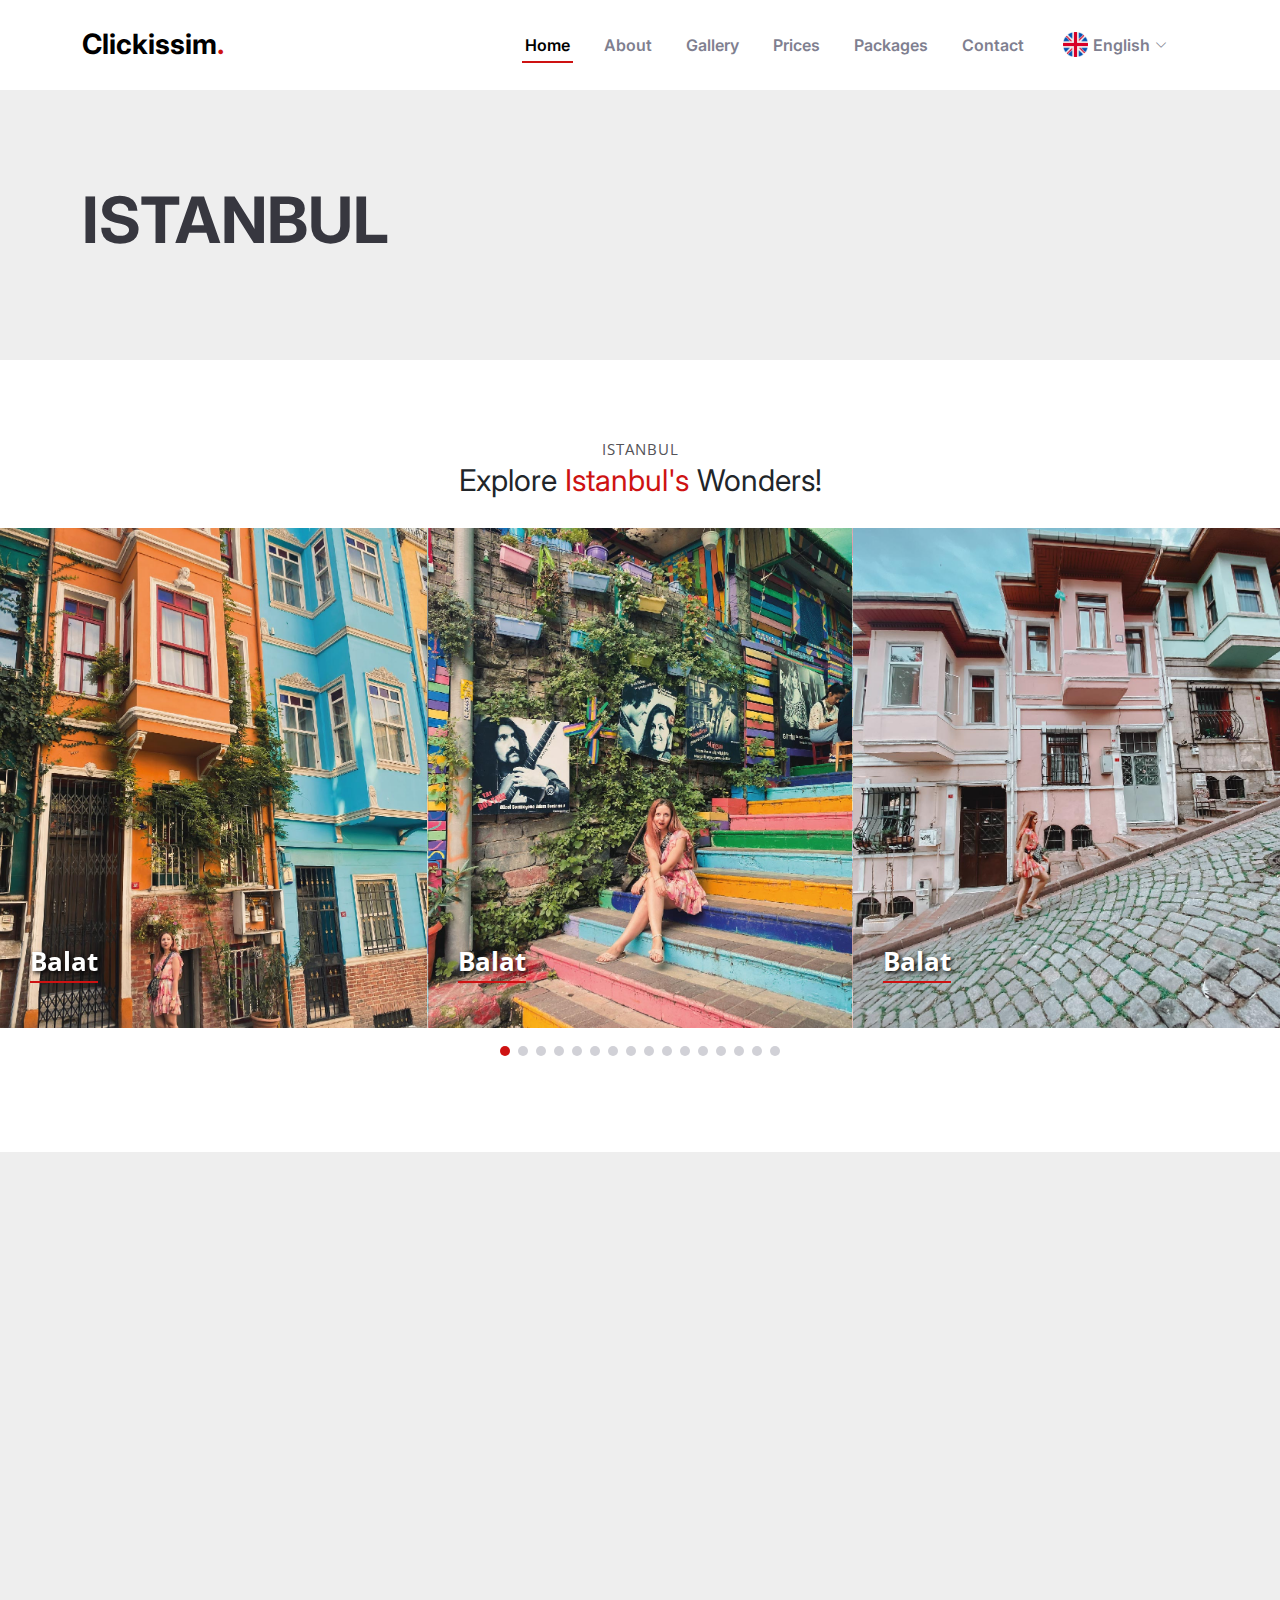
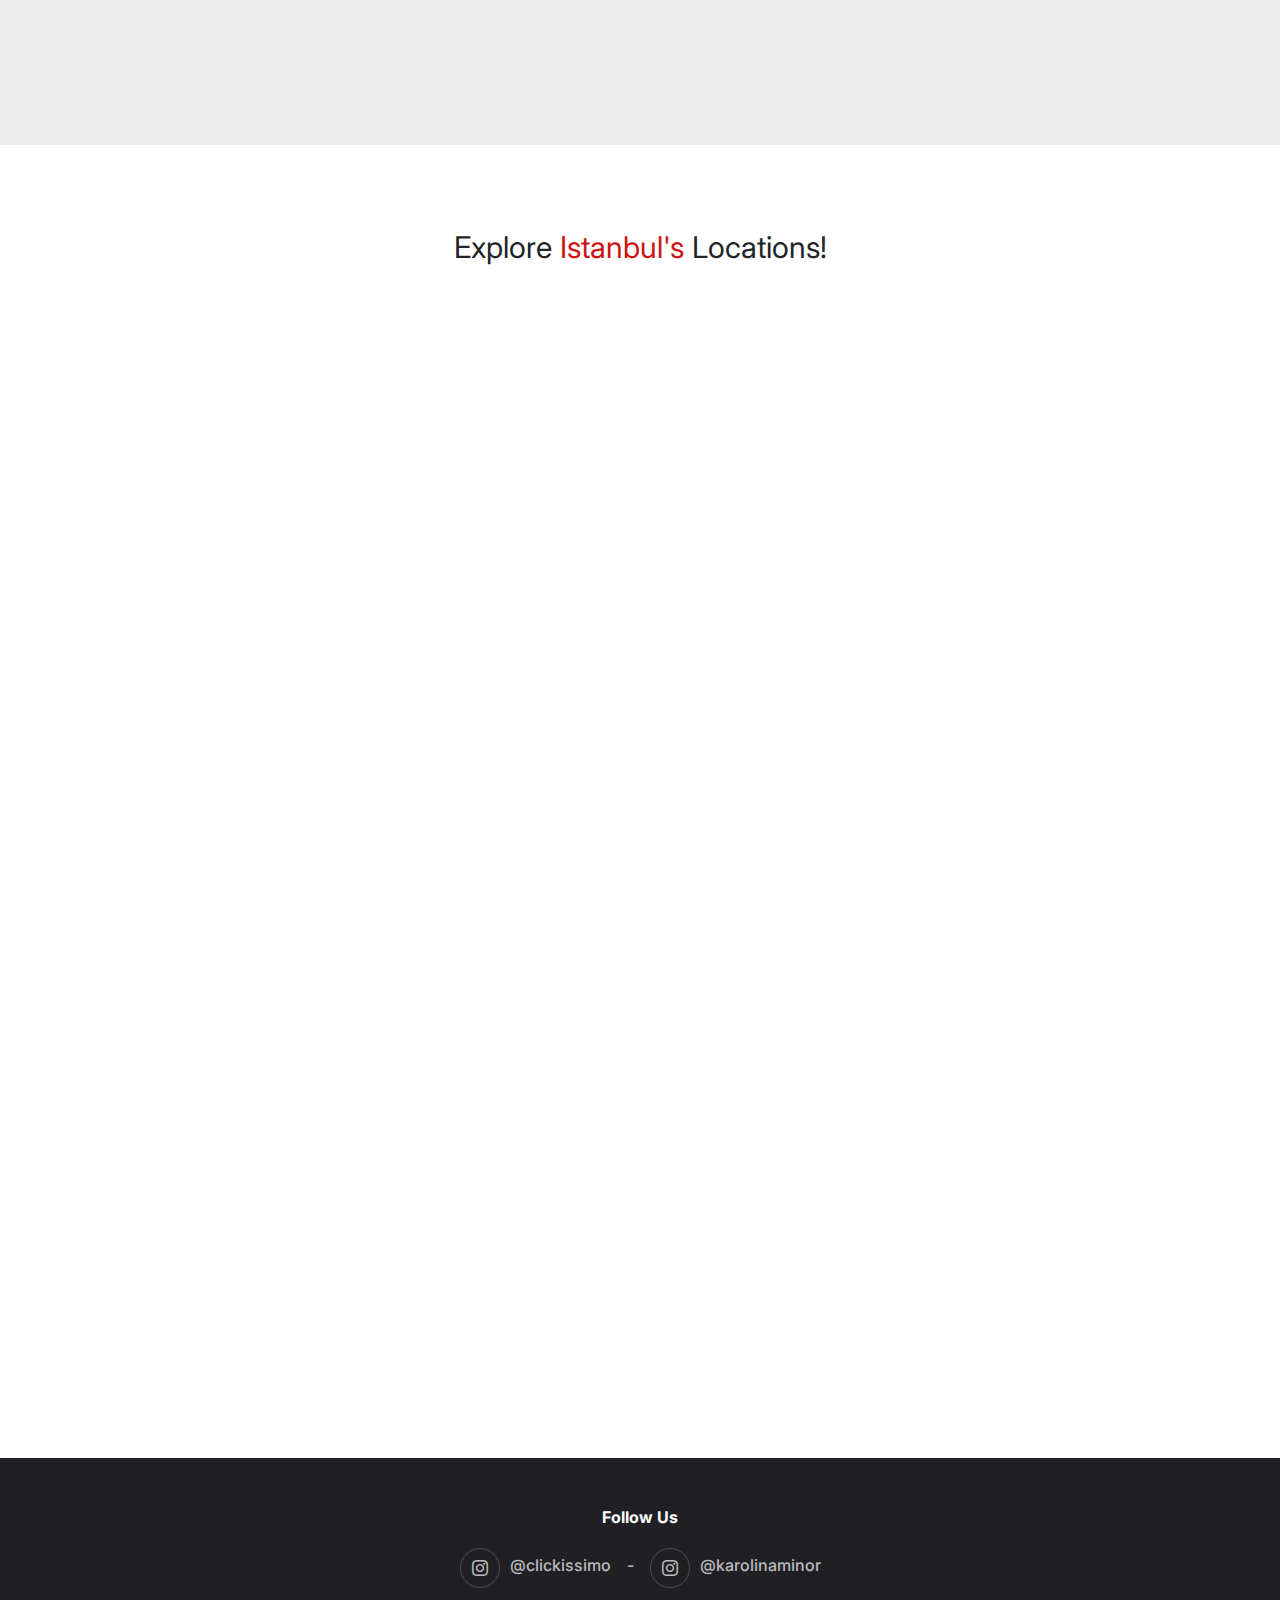
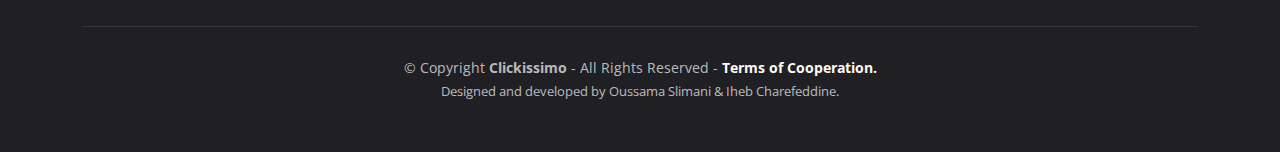
<file: istanbul.html>
<!DOCTYPE html>
<html lang="en">
  <head>
    <meta charset="utf-8" />
    <meta content="width=device-width, initial-scale=1.0" name="viewport" />

    <title>Package Details</title>
    <meta
      content="Welcome to Clickissimo, where creativity meets craftsmanship in every click. Founded by the adventurous and visionary Creative Karolina, we specialize in bespoke photo sessions for products and brands, both locally and abroad. "
      name="description"
    />
    <meta
      content="clickissimo, photography, photo sessions, products, brands, bespoke, creativity, craftsmanship, storytelling, community, local photographers, artisans, authentic, visuals, concept, execution, love, artistry."
      name="keywords"
    />

    <!-- Favicons -->
    <link href="../assets/img/logo.png" rel="icon" />

    <!-- Google Fonts -->
    <link rel="preconnect" href="https://fonts.googleapis.com" />
    <link rel="preconnect" href="https://fonts.gstatic.com" crossorigin />
    <link
      href="https://fonts.googleapis.com/css2?family=Open+Sans:ital,wght@0,300;0,400;0,500;0,600;0,700;1,300;1,400;1,600;1,700&family=Amatic+SC:ital,wght@0,300;0,400;0,500;0,600;0,700;1,300;1,400;1,500;1,600;1,700&family=Inter:ital,wght@0,300;0,400;0,500;0,600;0,700;1,300;1,400;1,500;1,600;1,700&display=swap"
      rel="stylesheet"
    />

    <!-- Vendor CSS Files -->
    <link
      href="assets/vendor/bootstrap/css/bootstrap.min.css"
      rel="stylesheet"
    />
    <link
      href="assets/vendor/bootstrap-icons/bootstrap-icons.css"
      rel="stylesheet"
    />
    <link href="assets/vendor/aos/aos.css" rel="stylesheet" />
    <link
      href="assets/vendor/glightbox/css/glightbox.min.css"
      rel="stylesheet"
    />
    <link href="assets/vendor/swiper/swiper-bundle.min.css" rel="stylesheet" />

    <!-- Template Main CSS File -->
    <link href="assets/css/main.css" rel="stylesheet" />
  </head>

  <body>
    <!-- ======= Header ======= -->
    <header id="header" class="header fixed-top d-flex align-items-center">
      <div class="container d-flex align-items-center justify-content-between">
        <a
          href="index.html"
          class="logo d-flex align-items-center me-auto me-lg-0"
        >
          <!-- Uncomment the line below if you also wish to use an image logo -->
          <!-- <img src="assets/img/logo.png" alt=""> -->
          <h1>Clickissim<span>.</span></h1>
        </a>

        <nav id="navbar" class="navbar">
          <ul>
            <li><a href="index.html#hero">Home</a></li>
            <li><a href="index.html#about">About</a></li>
            <li><a href="index.html#gallery">Gallery</a></li>
            <li><a href="index.html#chefs">Prices</a></li>
            <li><a href="index.html#menu">Packages</a></li>
            <li><a href="index.html#contact">Contact</a></li>
            <li class="dropdown">
              <a href="#"
                ><span
                  ><img
                    src="assets/img/united-kingdom.png"
                    alt=""
                    style="width: 35px; padding: 5px" /></span
                >English <i class="bi bi-chevron-down dropdown-indicator"></i
              ></a>
              <ul>
                <li>
                  <a href="polish_version/istanbul.html"
                    ><img
                      src="assets/img/poland.png"
                      alt=""
                      style="width: 35px; padding: 5px"
                    />Polish</a
                  >
                </li>
              </ul>
            </li>

            <li></li>
          </ul>
        </nav>
        <!-- navbar -->
        <i class="mobile-nav-toggle mobile-nav-show bi bi-list"></i>
        <i class="mobile-nav-toggle mobile-nav-hide d-none bi bi-x"></i>
      </div>
    </header>
    <!-- End Header -->

    <!-- ======= Hero Section ======= -->
    <section id="hero" class="hero d-flex align-items-center section-bg">
      <div class="container">
        <div class="row justify-content-between gy-5">
          <div
            class="col-lg-5 order-1 order-lg-1 d-flex flex-column justify-content-center align-items-center align-items-lg-start text-center text-lg-start"
          >
            <h2 data-aos="fade-up">ISTANBUL</h2>
          </div>
        </div>
      </div>
    </section>
    <!-- ======= End Hero Section ======= -->

    <!-- ======= Events Section ======= -->
    <section id="events" class="events">
      <div class="container-fluid" data-aos="fade-up">
        <div class="section-header">
          <h2>ISTANBUL</h2>
          <p>Explore <span>Istanbul's</span> Wonders!</p>
        </div>
        <div class="slides-3 swiper" data-aos="fade-up" data-aos-delay="100">
          <div class="swiper-wrapper">
            <!-- End Event item -->
            <div
              class="swiper-slide event-item d-flex flex-column justify-content-end"
              style="background-image: url(assets/img/istanbol/balat/b-01.jpg)"
            >
              <div class="price align-self-start">Balat</div>
            </div>
            <!-- End Event item -->
            <div
              class="swiper-slide event-item d-flex flex-column justify-content-end"
              style="background-image: url(assets/img/istanbol/balat/b-02.jpg)"
            >
              <div class="price align-self-start">Balat</div>
            </div>
            <!-- End Event item -->
            <div
              class="swiper-slide event-item d-flex flex-column justify-content-end"
              style="background-image: url(assets/img/istanbol/balat/b-03.jpg)"
            >
              <div class="price align-self-start">Balat</div>
            </div>
            <!-- End Event item -->
            <div
              class="swiper-slide event-item d-flex flex-column justify-content-end"
              style="background-image: url(assets/img/istanbol/balat/b-04.jpg)"
            >
              <div class="price align-self-start">Balat</div>
            </div>
            <!-- End Event item -->
            <div
              class="swiper-slide event-item d-flex flex-column justify-content-end"
              style="background-image: url(assets/img/istanbol/balat/b-05.jpg)"
            >
              <div class="price align-self-start">Balat</div>
            </div>
            <!-- End Event item -->
            <div
              class="swiper-slide event-item d-flex flex-column justify-content-end"
              style="
                background-image: url(assets/img/istanbol/ortakow/or-01.jpg);
              "
            >
              <div class="price align-self-start">Ortakoy</div>
            </div>
            <!-- End Event item -->
            <div
              class="swiper-slide event-item d-flex flex-column justify-content-end"
              style="
                background-image: url(assets/img/istanbol/ortakow/or-02.jpg);
              "
            >
              <div class="price align-self-start">Ortakoy</div>
            </div>
            <!-- End Event item -->
            <div
              class="swiper-slide event-item d-flex flex-column justify-content-end"
              style="
                background-image: url(assets/img/istanbol/ortakow/or-03.jpg);
              "
            >
              <div class="price align-self-start">Ortakoy</div>
              <p class="description align-self-end">Source: internet</p>
            </div>
            <!-- End Event item -->
            <div
              class="swiper-slide event-item d-flex flex-column justify-content-end"
              style="
                background-image: url(assets/img/istanbol/ortakow/or-04.jpg);
              "
            >
              <div class="price align-self-start">Ortakoy</div>
              <p class="description align-self-end">Source: internet</p>
            </div>
            <!-- End Event item -->
            <div
              class="swiper-slide event-item d-flex flex-column justify-content-end"
              style="
                background-image: url(assets/img/istanbol/rooftop/r-01.jpg);
              "
            >
              <div class="price align-self-start">Roof Top</div>
            </div>
            <!-- End Event item -->
            <div
              class="swiper-slide event-item d-flex flex-column justify-content-end"
              style="
                background-image: url(assets/img/istanbol/rooftop/r-02.jpg);
              "
            >
              <div class="price align-self-start">Roof Top</div>
            </div>
            <!-- End Event item -->
            <div
              class="swiper-slide event-item d-flex flex-column justify-content-end"
              style="
                background-image: url(assets/img/istanbol/rooftop/r-03.jpg);
              "
            >
              <div class="price align-self-start">Roof Top</div>
            </div>
            <!-- End Event item -->
            <div
              class="swiper-slide event-item d-flex flex-column justify-content-end"
              style="
                background-image: url(assets/img/istanbol/rooftop/r-04.jpg);
              "
            >
              <div class="price align-self-start">Roof Top</div>
            </div>
            <!-- End Event item -->
            <div
              class="swiper-slide event-item d-flex flex-column justify-content-end"
              style="
                background-image: url(assets/img/istanbol/rooftop/r-05.jpg);
              "
            >
              <div class="price align-self-start">Roof Top</div>
            </div>
            <!-- End Event item -->
            <div
              class="swiper-slide event-item d-flex flex-column justify-content-end"
              style="
                background-image: url(assets/img/istanbol/rooftop/r-06.jpg);
              "
            >
              <div class="price align-self-start">Roof Top</div>
              <p class="description align-self-end">Source: internet</p>
            </div>
            <!-- End Event item -->
            <div
              class="swiper-slide event-item d-flex flex-column justify-content-end"
              style="
                background-image: url(assets/img/istanbol/rooftop/r-07.jpg);
              "
            >
              <div class="price align-self-start">Roof Top</div>
              <p class="description align-self-end">Source: internet</p>
            </div>
            <!-- End Event item -->
          </div>
          <div class="swiper-pagination"></div>
        </div>
      </div>
    </section>
    <!-- End Events Section -->

    <!-- ======= details Section ======= -->
    <section id="details" class="details section-bg">
      <div class="container" data-aos="fade-up">
        <div class="section-header">
          <p>Explore <span>Istanbul's</span> Packages!</p>
        </div>
        <div class="row gy-4">
          <div class="d-flex align-items-center">
            <div class="row gy-4">
              <div class="col-xl-3" data-aos="fade-up" data-aos-delay="200">
                <div
                  class="icon-box d-flex flex-column justify-content-center align-items-center"
                >
                  <i class="bi bi-1-circle"></i>
                  <h4>Quick Shot</h4>
                  <p>10 photos + 1 reel + 1 location</p>
                  <p class="price">350 EUR</p>
                </div>
              </div>
              <!-- End Icon Box -->
              <div class="col-xl-3" data-aos="fade-up" data-aos-delay="200">
                <div
                  class="icon-box d-flex flex-column justify-content-center align-items-center"
                >
                  <i class="bi bi-2-circle"></i>
                  <h4>Little Instagram</h4>
                  <p>25 photos (iPhone 14 Pro) + 1 reel + 2 locations</p>
                  <p class="price">400 EUR</p>
                </div>
              </div>
              <!-- End Icon Box -->
              <div class="col-xl-3" data-aos="fade-up" data-aos-delay="200">
                <div
                  class="icon-box d-flex flex-column justify-content-center align-items-center"
                >
                  <i class="bi bi-3-circle"></i>
                  <h4>The Further Into The Forest</h4>
                  <p>15 photos + 2 reels + 1 location</p>
                  <p class="price">500 EUR</p>
                </div>
              </div>
              <!-- End Icon Box -->
              <div class="col-xl-3" data-aos="fade-up" data-aos-delay="200">
                <div
                  class="icon-box d-flex flex-column justify-content-center align-items-center"
                >
                  <i class="bi bi-4-circle"></i>
                  <h4>All You Need</h4>
                  <p>25 photos + 2 reels + 2 locations</p>
                  <p class="price">700 EUR</p>
                </div>
              </div>
              <!-- End Icon Box -->
            </div>
          </div>
        </div>
      </div>
    </section>
    <!-- details Us Section -->

    <!-- ======= Locations Start ======= -->
    <section class="faq">
      <div class="container">
        <div
          class="mx-auto text-center wow fadeIn"
          data-wow-delay="0.1s"
          style="max-width: 500px"
        >
          <div class="section-header">
            <p>Explore <span>Istanbul's </span>Locations!</p>
          </div>
        </div>
        <div class="row justify-content-between gy-5 pt-2">
          <div
            class="col-lg-5 order-1 order-lg-1 d-flex flex-column justify-content-center align-items-center align-items-lg-start text-center text-lg-start"
          >
            <h3 data-aos="fade-up">Roof Top</h3>
            <p data-aos="fade-up" data-aos-delay="100">
              An undeniable attraction of Istanbul. As the metropolis is
              situated on many hillsides just above the shores of the Bosphorus,
              the view from above is stunning, breathtaking. Pigeons, the vast
              river, extraordinary minaret towers make the photos mesmerizing.
              There's a lot happening here. Patterns, colors, countless tiny
              buildings from a perspective, all seasoned with bold oriental
              sensuality. The place showcases the majesty of a city where 16
              million people live.
            </p>
          </div>
          <div class="col-lg-5 order-2 order-lg-2 text-center text-lg-start">
            <h3 data-aos="fade-up">Balat</h3>
            <p data-aos="fade-up" data-aos-delay="100">
              Everything colorful, dynamic, full of life is right there. A
              vibrant district with countless pastel or neon facades, colorful
              stairs, hanging pots, or umbrellas. It's cheerful and bustling :)
              There's no boredom or seriousness. The energy resonates in very
              positive vibrations.
            </p>
          </div>
          <div
            class="col-lg-5 order-3 order-lg-3 d-flex flex-column justify-content-center align-items-center align-items-lg-start text-center text-lg-start"
          >
            <h3 data-aos="fade-up">Ortakoy</h3>
            <p data-aos="fade-up" data-aos-delay="100">
              The surroundings of an incredibly charming mosque right on the
              riverbanks with a majestic bridge connecting Europe to Asia in the
              background. This is the location where all the hits from Turkish
              TV series echo in your head. This is the location where one falls
              in love with this giant city with a soul and bows, filled with
              culture. We don't walk past it indifferently and get lost in its
              majesty, yet delicacy. For those seeking delicate and sensual
              scenery.
            </p>
          </div>
        </div>
      </div>
    </section>
    <!-- ======= Locations END ======= -->

    <!-- ======= Contact Section ======= -->
    <section id="contact" class="contact">
      <div class="container" data-aos="fade-up">
        <div class="section-header">
          <h2>Contact</h2>
          <p>Need Help? <span>Contact Us</span></p>
        </div>

        <div class="row gy-4">
          <div class="col-md-6">
            <div class="info-item d-flex align-items-center">
              <i class="icon bi bi-map flex-shrink-0"></i>
              <div>
                <h3>Our Address</h3>
                <p>CLICKISSIMO LTD, Makedonia 88/4, 9000 Varna</p>
              </div>
            </div>
          </div>
          <!-- End Info Item -->

          <div class="col-md-6">
            <div class="info-item d-flex align-items-center">
              <i class="icon bi bi-envelope flex-shrink-0"></i>
              <div>
                <h3>Email Us</h3>
                <p>contact.cliskissimo@gmail.com</p>
              </div>
            </div>
          </div>
          <!-- End Info Item -->

          <div class="col-md-6">
            <div class="info-item d-flex align-items-center">
              <i class="icon bi bi-telephone flex-shrink-0"></i>
              <div>
                <h3>Call Us</h3>
                <p>+ 48 698 757 633</p>
              </div>
            </div>
          </div>
          <!-- End Info Item -->

          <div class="col-md-6">
            <div class="info-item d-flex align-items-center">
              <i class="icon bi bi-share flex-shrink-0"></i>
              <div>
                <h3>Blustat</h3>
                <p>207638872</p>
              </div>
            </div>
          </div>
          <!-- End Info Item -->
        </div>
      </div>
    </section>
    <!-- End Contact Section -->

    <!-- ======= Footer ======= -->
    <footer id="footer" class="footer">
      <div class="container d-flex text-center d-flex justify-content-center">
        <div class="row">
          <div class="footer-links">
            <h4>Follow Us</h4>
            <div class="social-links d-flex">
              <div class="d-flex justify-content-center p-2">
                <a
                  href="https://www.instagram.com/clickissimo/"
                  class="instagram"
                  ><i class="bi bi-instagram"></i
                ></a>
                <h6 class="mt-2">@clickissimo</h6>
              </div>
              <div class="d-flex justify-content-center p-2">
                <h6 class="mt-2">-</h6>
              </div>
              <div class="d-flex justify-content-center p-2">
                <a
                  href="https://www.instagram.com/karolinaminor/"
                  class="instagram"
                  ><i class="bi bi-instagram"></i
                ></a>
                <h6 class="mt-2">@karolinaminor</h6>
              </div>
            </div>
          </div>
        </div>
      </div>

      <div class="container">
        <div class="copyright">
          &copy; Copyright <strong><span>Clickissimo</span></strong> - All
          Rights Reserved -
          <a href="#terms" data-toggle="modal" data-target="#terms">
            Terms of Cooperation.
          </a>
        </div>
        <div class="credits">
          Designed and developed by Oussama Slimani & Iheb Charefeddine.
        </div>
      </div>
    </footer>
    <!-- End Footer -->

    <!-- Terms of Cooperation Model -->
    <div
      class="modal fade"
      id="terms"
      tabindex="-1"
      role="dialog"
      aria-labelledby="termsLabel"
      aria-hidden="true"
    >
      <div class="modal-dialog modal-xl" role="document">
        <div class="modal-content">
          <div class="modal-header">
            <h5 class="modal-title">Terms of Cooperation</h5>
            <!-- <button
              type="button"
              class="btn-close"
              data-bs-dismiss="modal"
              aria-label="Close"
            ></button> -->
          </div>
          <div class="modal-body">
            <ol>
              <li class="pb-2">
                Each package with products must include an attached list of
                products with the date and signature. The list is sent back
                after the end of the session along with the signature of the
                person returning it, confirming the completeness of the returned
                package.
              </li>
              <li class="pb-2">
                Shipping address for products: <br />Osiek 123a, 32-300 OLKUSZ,
                POLAND
              </li>
              <li class="pb-2">
                The contractor is not responsible for traces of use resulting
                from the use of products during the session.
              </li>
              <li class="pb-2">
                The delivery time for photos and video materials cannot exceed
                45 days unless unforeseen circumstances require an extension, in
                which case the client will be informed.
              </li>
              <li class="pb-2">
                In the package, the length of one reel does not exceed 30
                seconds, and the second one 15 seconds. Reels outside the
                package are up to 30 seconds.
              </li>
              <li class="pb-2">
                Each package, due to competitive prices for one client, will be
                organized with a minimum number of clients - 6.
              </li>
              <li class="pb-2">
                All photos are taken with a professional camera, except for the
                LITTLE INSTAGRAM package, where they are taken with an iPhone 14
                Pro.
              </li>
              <li class="pb-2">Reels are made using an iPhone 14 Pro.</li>
              <li class="pb-2">
                Photos are taken by local photographers and in collaboration
                with local models who are not professionals.
              </li>
              <li class="pb-2">
                Products are returned within a week from the end of the photo
                session.
              </li>
              <li class="pb-2">
                If the package includes an entire country without specifying the
                location, the client decides and agrees with the project
                contractor.
              </li>
              <li class="pb-2">
                Pictures can be used on social media of Organiser.
              </li>
              <li class="pb-2">
                Payment transfer details for the purchased package:
                <br />IBAN: BG47STSA93000030501864, BIC: STSABGSF
              </li>
              <li class="pb-2">
                The client purchasing the service agrees to the above
                conditions.
              </li>
            </ol>
          </div>
        </div>
      </div>
    </div>
    <!-- Terms of Cooperation Model -->

    <a
      href="#"
      class="scroll-top d-flex align-items-center justify-content-center"
      ><i class="bi bi-arrow-up-short"></i
    ></a>

    <div id="preloader"></div>

    <!-- Vendor JS Files -->
    <script src="https://code.jquery.com/jquery-3.5.1.slim.min.js"></script>
    <script src="https://stackpath.bootstrapcdn.com/bootstrap/4.5.2/js/bootstrap.min.js"></script>
    <script src="assets/vendor/bootstrap/js/bootstrap.bundle.min.js"></script>
    <script src="assets/vendor/aos/aos.js"></script>
    <script src="assets/vendor/glightbox/js/glightbox.min.js"></script>
    <script src="assets/vendor/purecounter/purecounter_vanilla.js"></script>
    <script src="assets/vendor/swiper/swiper-bundle.min.js"></script>
    <script src="assets/vendor/php-email-form/validate.js"></script>

    <!-- Template Main JS File -->
    <script src="assets/js/main.js"></script>
  </body>
</html>
</file>
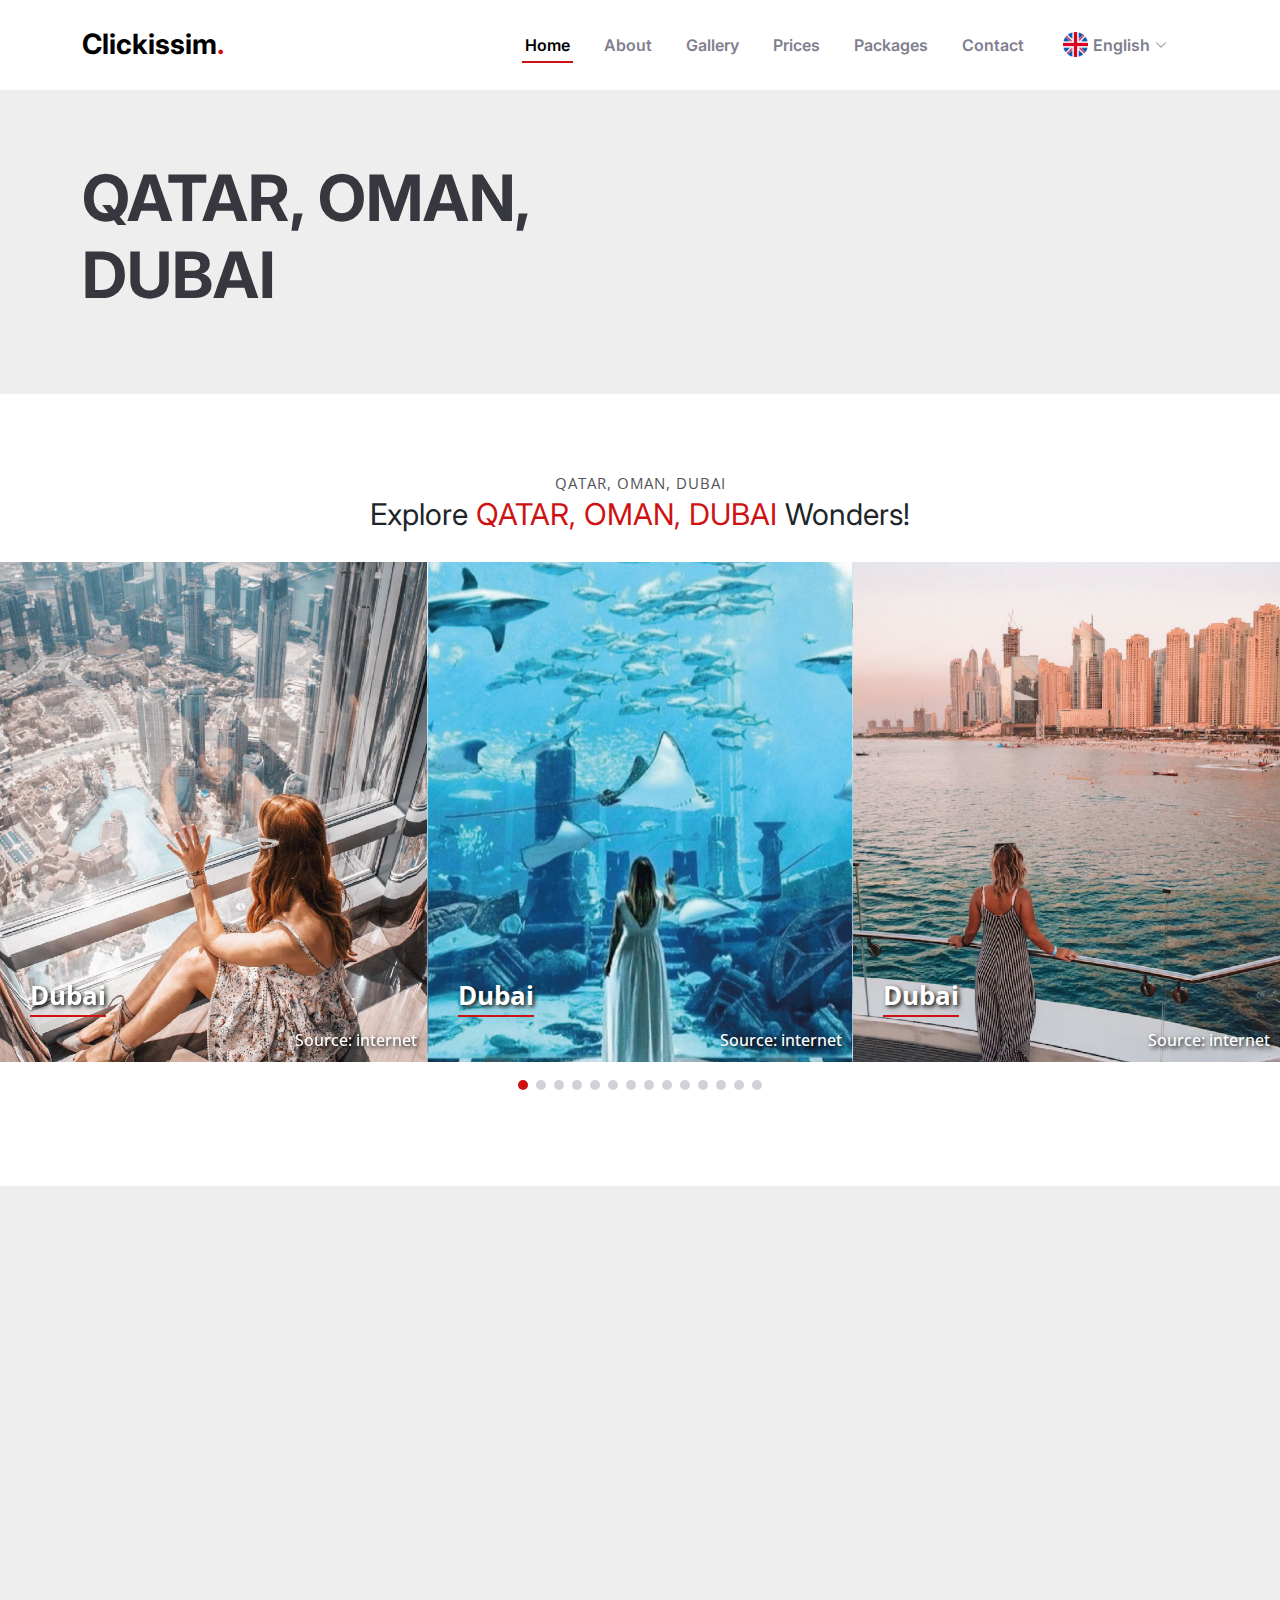
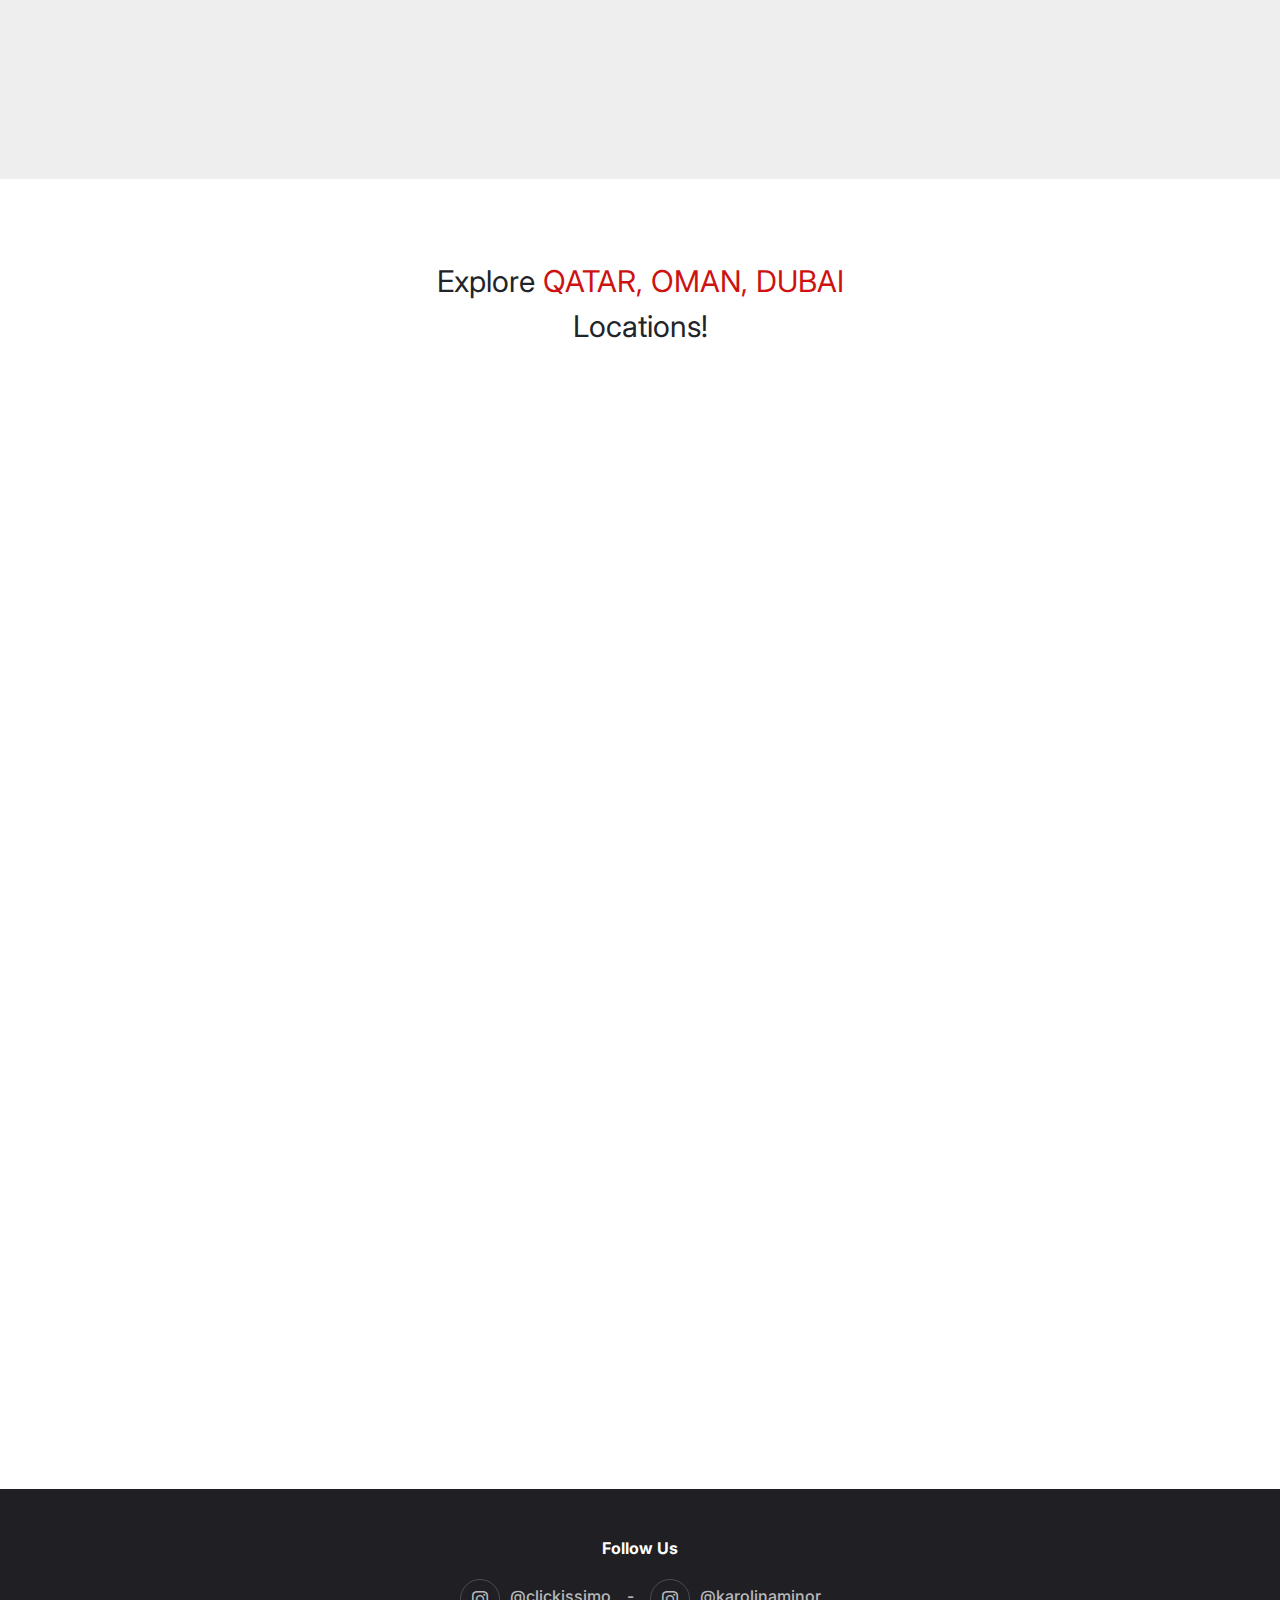
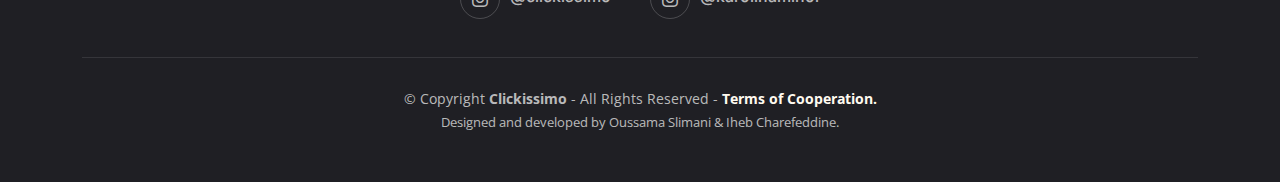
<file: qatar.html>
<!DOCTYPE html>
<html lang="en">
  <head>
    <meta charset="utf-8" />
    <meta content="width=device-width, initial-scale=1.0" name="viewport" />

    <title>Package Details</title>
    <meta
      content="Welcome to Clickissimo, where creativity meets craftsmanship in every click. Founded by the adventurous and visionary Creative Karolina, we specialize in bespoke photo sessions for products and brands, both locally and abroad. "
      name="description"
    />
    <meta
      content="clickissimo, photography, photo sessions, products, brands, bespoke, creativity, craftsmanship, storytelling, community, local photographers, artisans, authentic, visuals, concept, execution, love, artistry."
      name="keywords"
    />

    <!-- Favicons -->
    <link href="../assets/img/logo.png" rel="icon" />

    <!-- Google Fonts -->
    <link rel="preconnect" href="https://fonts.googleapis.com" />
    <link rel="preconnect" href="https://fonts.gstatic.com" crossorigin />
    <link
      href="https://fonts.googleapis.com/css2?family=Open+Sans:ital,wght@0,300;0,400;0,500;0,600;0,700;1,300;1,400;1,600;1,700&family=Amatic+SC:ital,wght@0,300;0,400;0,500;0,600;0,700;1,300;1,400;1,500;1,600;1,700&family=Inter:ital,wght@0,300;0,400;0,500;0,600;0,700;1,300;1,400;1,500;1,600;1,700&display=swap"
      rel="stylesheet"
    />

    <!-- Vendor CSS Files -->
    <link
      href="assets/vendor/bootstrap/css/bootstrap.min.css"
      rel="stylesheet"
    />
    <link
      href="assets/vendor/bootstrap-icons/bootstrap-icons.css"
      rel="stylesheet"
    />
    <link href="assets/vendor/aos/aos.css" rel="stylesheet" />
    <link
      href="assets/vendor/glightbox/css/glightbox.min.css"
      rel="stylesheet"
    />
    <link href="assets/vendor/swiper/swiper-bundle.min.css" rel="stylesheet" />

    <!-- Template Main CSS File -->
    <link href="assets/css/main.css" rel="stylesheet" />
  </head>

  <body>
    <!-- ======= Header ======= -->
    <header id="header" class="header fixed-top d-flex align-items-center">
      <div class="container d-flex align-items-center justify-content-between">
        <a
          href="index.html"
          class="logo d-flex align-items-center me-auto me-lg-0"
        >
          <!-- Uncomment the line below if you also wish to use an image logo -->
          <!-- <img src="assets/img/logo.png" alt=""> -->
          <h1>Clickissim<span>.</span></h1>
        </a>

        <nav id="navbar" class="navbar">
          <ul>
            <li><a href="index.html#hero">Home</a></li>
            <li><a href="index.html#about">About</a></li>
            <li><a href="index.html#gallery">Gallery</a></li>
            <li><a href="index.html#chefs">Prices</a></li>
            <li><a href="index.html#menu">Packages</a></li>
            <li><a href="index.html#contact">Contact</a></li>
            <li class="dropdown">
              <a href="#"
                ><span
                  ><img
                    src="assets/img/united-kingdom.png"
                    alt=""
                    style="width: 35px; padding: 5px" /></span
                >English <i class="bi bi-chevron-down dropdown-indicator"></i
              ></a>
              <ul>
                <li>
                  <a href="polish_version/qatar.html"
                    ><img
                      src="assets/img/poland.png"
                      alt=""
                      style="width: 35px; padding: 5px"
                    />Polish</a
                  >
                </li>
              </ul>
            </li>

            <li></li>
          </ul>
        </nav>
        <!-- navbar -->
        <i class="mobile-nav-toggle mobile-nav-show bi bi-list"></i>
        <i class="mobile-nav-toggle mobile-nav-hide d-none bi bi-x"></i>
      </div>
    </header>
    <!-- End Header -->

    <!-- ======= Hero Section ======= -->
    <section id="hero" class="hero d-flex align-items-center section-bg">
      <div class="container">
        <div class="row justify-content-between gy-5">
          <div
            class="col-lg-5 order-1 order-lg-1 d-flex flex-column justify-content-center align-items-center align-items-lg-start text-center text-lg-start"
          >
            <h2 data-aos="fade-up">QATAR, OMAN, DUBAI</h2>
          </div>
        </div>
      </div>
    </section>
    <!-- ======= End Hero Section ======= -->

    <!-- ======= Events Section ======= -->
    <section id="events" class="events">
      <div class="container-fluid" data-aos="fade-up">
        <div class="section-header">
          <h2>QATAR, OMAN, DUBAI</h2>
          <p>Explore <span>QATAR, OMAN, DUBAI</span> Wonders!</p>
        </div>
        <div class="slides-3 swiper" data-aos="fade-up" data-aos-delay="100">
          <div class="swiper-wrapper">
            <div
              class="swiper-slide event-item d-flex flex-column justify-content-end"
              style="background-image: url(assets/img/qatar/dubai/d1.jpg)"
            >
              <div class="price align-self-start">Dubai</div>
              <p class="description align-self-end">Source: internet</p>
            </div>
            <!-- End Event item -->
            <div
              class="swiper-slide event-item d-flex flex-column justify-content-end"
              style="background-image: url(assets/img/qatar/dubai/d2.jpg)"
            >
              <div class="price align-self-start">Dubai</div>
              <p class="description align-self-end">Source: internet</p>
            </div>
            <!-- End Event item -->
            <div
              class="swiper-slide event-item d-flex flex-column justify-content-end"
              style="background-image: url(assets/img/qatar/dubai/d3.jpg)"
            >
              <div class="price align-self-start">Dubai</div>
              <p class="description align-self-end">Source: internet</p>
            </div>
            <!-- End Event item -->
            <div
              class="swiper-slide event-item d-flex flex-column justify-content-end"
              style="background-image: url(assets/img/qatar/dubai/d4.jpg)"
            >
              <div class="price align-self-start">Dubai</div>
              <p class="description align-self-end">Source: internet</p>
            </div>
            <!-- End Event item -->
            <div
              class="swiper-slide event-item d-flex flex-column justify-content-end"
              style="background-image: url(assets/img/qatar/dubai/d5.jpg)"
            >
              <div class="price align-self-start">Dubai</div>
              <p class="description align-self-end">Source: internet</p>
            </div>
            <!-- End Event item -->
            <div
              class="swiper-slide event-item d-flex flex-column justify-content-end"
              style="background-image: url(assets/img/qatar/oman/o-01.jpg)"
            >
              <div class="price align-self-start">Oman</div>
              <p class="description align-self-end">Source: internet</p>
            </div>
            <!-- End Event item -->
            <div
              class="swiper-slide event-item d-flex flex-column justify-content-end"
              style="background-image: url(assets/img/qatar/oman/o-02.jpg)"
            >
              <div class="price align-self-start">Oman</div>
              <p class="description align-self-end">Source: internet</p>
            </div>
            <!-- End Event item -->
            <div
              class="swiper-slide event-item d-flex flex-column justify-content-end"
              style="background-image: url(assets/img/qatar/oman/o-03.jpg)"
            >
              <div class="price align-self-start">Oman</div>
              <p class="description align-self-end">Source: internet</p>
            </div>
            <!-- End Event item -->
            <div
              class="swiper-slide event-item d-flex flex-column justify-content-end"
              style="background-image: url(assets/img/qatar/oman/o-04.jpg)"
            >
              <div class="price align-self-start">Oman</div>
              <p class="description align-self-end">Source: internet</p>
            </div>
            <!-- End Event item -->
            <div
              class="swiper-slide event-item d-flex flex-column justify-content-end"
              style="background-image: url(assets/img/qatar/oman/o-05.jpg)"
            >
              <div class="price align-self-start">Oman</div>
              <p class="description align-self-end">Source: internet</p>
            </div>
            <!-- End Event item -->
            <div
              class="swiper-slide event-item d-flex flex-column justify-content-end"
              style="background-image: url(assets/img/qatar/qatar/q-01.jpg)"
            >
              <div class="price align-self-start">Qatar</div>
              <p class="description align-self-end">Source: internet</p>
            </div>
            <!-- End Event item -->
            <div
              class="swiper-slide event-item d-flex flex-column justify-content-end"
              style="background-image: url(assets/img/qatar/qatar/q-02.jpg)"
            >
              <div class="price align-self-start">Qatar</div>
              <p class="description align-self-end">Source: internet</p>
            </div>
            <!-- End Event item -->
            <div
              class="swiper-slide event-item d-flex flex-column justify-content-end"
              style="background-image: url(assets/img/qatar/qatar/q-03.jpg)"
            >
              <div class="price align-self-start">Qatar</div>
              <p class="description align-self-end">Source: internet</p>
            </div>
            <!-- End Event item -->
            <div
              class="swiper-slide event-item d-flex flex-column justify-content-end"
              style="background-image: url(assets/img/qatar/qatar/q-04.jpg)"
            >
              <div class="price align-self-start">Qatar</div>
              <p class="description align-self-end">Source: internet</p>
            </div>
            <!-- End Event item -->
          </div>
          <div class="swiper-pagination"></div>
        </div>
      </div>
    </section>
    <!-- End Events Section -->

    <!-- ======= details Section ======= -->
    <section id="details" class="details section-bg">
      <div class="container" data-aos="fade-up">
        <div class="section-header">
          <p>Explore <span>QATAR, OMAN, DUBAI</span> Packages!</p>
        </div>
        <div class="row gy-4">
          <div class="d-flex align-items-center">
            <div class="row gy-4">
              <div class="col-xl-3" data-aos="fade-up" data-aos-delay="200">
                <div
                  class="icon-box d-flex flex-column justify-content-center align-items-center"
                >
                  <i class="bi bi-1-circle"></i>
                  <h4>Quick Shot</h4>
                  <p>10 photos + 1 reel + 1 location</p>
                  <p class="price">500 EUR</p>
                </div>
              </div>
              <!-- End Icon Box -->
              <div class="col-xl-3" data-aos="fade-up" data-aos-delay="200">
                <div
                  class="icon-box d-flex flex-column justify-content-center align-items-center"
                >
                  <i class="bi bi-2-circle"></i>
                  <h4>Little Instagram</h4>
                  <p>25 photos (iPhone 14 Pro) + 1 reel + 2 locations</p>
                  <p class="price">600 EUR</p>
                </div>
              </div>
              <!-- End Icon Box -->
              <div class="col-xl-3" data-aos="fade-up" data-aos-delay="200">
                <div
                  class="icon-box d-flex flex-column justify-content-center align-items-center"
                >
                  <i class="bi bi-3-circle"></i>
                  <h4>The Further Into The Forest</h4>
                  <p>15 photos + 2 reels + 1 location</p>
                  <p class="price">650 EUR</p>
                </div>
              </div>
              <!-- End Icon Box -->
              <div class="col-xl-3" data-aos="fade-up" data-aos-delay="200">
                <div
                  class="icon-box d-flex flex-column justify-content-center align-items-center"
                >
                  <i class="bi bi-4-circle"></i>
                  <h4>All You Need</h4>
                  <p>25 photos + 2 reels + 2 locations</p>
                  <p class="price">850 EUR</p>
                </div>
              </div>
              <!-- End Icon Box -->
            </div>
          </div>
        </div>
      </div>
    </section>
    <!-- details Us Section -->

    <!-- ======= Locations Start ======= -->
    <section class="faq">
      <div class="container">
        <div
          class="mx-auto text-center wow fadeIn"
          data-wow-delay="0.1s"
          style="max-width: 500px"
        >
          <div class="section-header">
            <p>Explore <span>QATAR, OMAN, DUBAI </span>Locations!</p>
          </div>
        </div>
        <div class="row justify-content-between gy-5 pt-2">
          <div
            class="col-lg-5 order-1 order-lg-1 d-flex flex-column justify-content-center align-items-center align-items-lg-start text-center text-lg-start"
          >
            <h3 data-aos="fade-up">Dubai</h3>
            <p data-aos="fade-up" data-aos-delay="100">
              This city hardly needs an introduction. It's the Fiat 126p on the
              timeline, and the Ferrari of technological progress. Everything
              needed for a luxurious photo is here ;) Burj Khalifa, Burj Al
              Arab, the iconic wings with the world's tallest building in the
              background, and whatever the soul desires. This place offers
              something for everyone.
            </p>
          </div>
          <div class="col-lg-5 order-2 order-lg-2 text-center text-lg-start">
            <h3 data-aos="fade-up">Doha</h3>
            <p data-aos="fade-up" data-aos-delay="100">
              A city where innovation mixes with ancient traditions. On one
              hand, there's luxury and glamour, and on the other, wide
              opportunities to engage with culture. The panorama of towering
              skyscrapers, enveloped in desert sands, is quite impressive.
              However, in the old part of the city lies a true gem, a district
              of houses in beautiful pastel colors. It's a place where everyone
              will find something for themselves, much like the aforementioned
              Dubai, but with a touch of originality. And the sun. The sun is a
              given!
            </p>
          </div>
          <div
            class="col-lg-5 order-3 order-lg-3 d-flex flex-column justify-content-center align-items-center align-items-lg-start text-center text-lg-start"
          >
            <h3 data-aos="fade-up">Oman</h3>
            <p data-aos="fade-up" data-aos-delay="100">
              Nature's wonders. Yes, this is the place. Canyons, waterfalls,
              beaches, beautiful natural pools. All of this is offered by this
              remote country. Ideas for Oman are abundant because wherever the
              eye reaches, something charming emerges from the horizon. For
              those who require outdoor scenery that's unparalleled.
            </p>
          </div>
        </div>
      </div>
    </section>
    <!-- ======= Locations END ======= -->

    <!-- ======= Contact Section ======= -->
    <section id="contact" class="contact">
      <div class="container" data-aos="fade-up">
        <div class="section-header">
          <h2>Contact</h2>
          <p>Need Help? <span>Contact Us</span></p>
        </div>

        <div class="row gy-4">
          <div class="col-md-6">
            <div class="info-item d-flex align-items-center">
              <i class="icon bi bi-map flex-shrink-0"></i>
              <div>
                <h3>Our Address</h3>
                <p>CLICKISSIMO LTD, Makedonia 88/4, 9000 Varna</p>
              </div>
            </div>
          </div>
          <!-- End Info Item -->

          <div class="col-md-6">
            <div class="info-item d-flex align-items-center">
              <i class="icon bi bi-envelope flex-shrink-0"></i>
              <div>
                <h3>Email Us</h3>
                <p>contact.cliskissimo@gmail.com</p>
              </div>
            </div>
          </div>
          <!-- End Info Item -->

          <div class="col-md-6">
            <div class="info-item d-flex align-items-center">
              <i class="icon bi bi-telephone flex-shrink-0"></i>
              <div>
                <h3>Call Us</h3>
                <p>+ 48 698 757 633</p>
              </div>
            </div>
          </div>
          <!-- End Info Item -->

          <div class="col-md-6">
            <div class="info-item d-flex align-items-center">
              <i class="icon bi bi-share flex-shrink-0"></i>
              <div>
                <h3>Blustat</h3>
                <p>207638872</p>
              </div>
            </div>
          </div>
          <!-- End Info Item -->
        </div>
      </div>
    </section>
    <!-- End Contact Section -->

    <!-- ======= Footer ======= -->
    <footer id="footer" class="footer">
      <div class="container d-flex text-center d-flex justify-content-center">
        <div class="row">
          <div class="footer-links">
            <h4>Follow Us</h4>
            <div class="social-links d-flex">
              <div class="d-flex justify-content-center p-2">
                <a
                  href="https://www.instagram.com/clickissimo/"
                  class="instagram"
                  ><i class="bi bi-instagram"></i
                ></a>
                <h6 class="mt-2">@clickissimo</h6>
              </div>
              <div class="d-flex justify-content-center p-2">
                <h6 class="mt-2">-</h6>
              </div>
              <div class="d-flex justify-content-center p-2">
                <a
                  href="https://www.instagram.com/karolinaminor/"
                  class="instagram"
                  ><i class="bi bi-instagram"></i
                ></a>
                <h6 class="mt-2">@karolinaminor</h6>
              </div>
            </div>
          </div>
        </div>
      </div>

      <div class="container">
        <div class="copyright">
          &copy; Copyright <strong><span>Clickissimo</span></strong> - All
          Rights Reserved -
          <a href="#terms" data-toggle="modal" data-target="#terms">
            Terms of Cooperation.
          </a>
        </div>
        <div class="credits">
          Designed and developed by Oussama Slimani & Iheb Charefeddine.
        </div>
      </div>
    </footer>
    <!-- End Footer -->

    <!-- Terms of Cooperation Model -->
    <div
      class="modal fade"
      id="terms"
      tabindex="-1"
      role="dialog"
      aria-labelledby="termsLabel"
      aria-hidden="true"
    >
      <div class="modal-dialog modal-xl" role="document">
        <div class="modal-content">
          <div class="modal-header">
            <h5 class="modal-title">Terms of Cooperation</h5>
            <!-- <button
              type="button"
              class="btn-close"
              data-bs-dismiss="modal"
              aria-label="Close"
            ></button> -->
          </div>
          <div class="modal-body">
            <ol>
              <li class="pb-2">
                Each package with products must include an attached list of
                products with the date and signature. The list is sent back
                after the end of the session along with the signature of the
                person returning it, confirming the completeness of the returned
                package.
              </li>
              <li class="pb-2">
                Shipping address for products: <br />Osiek 123a, 32-300 OLKUSZ,
                POLAND
              </li>
              <li class="pb-2">
                The contractor is not responsible for traces of use resulting
                from the use of products during the session.
              </li>
              <li class="pb-2">
                The delivery time for photos and video materials cannot exceed
                45 days unless unforeseen circumstances require an extension, in
                which case the client will be informed.
              </li>
              <li class="pb-2">
                In the package, the length of one reel does not exceed 30
                seconds, and the second one 15 seconds. Reels outside the
                package are up to 30 seconds.
              </li>
              <li class="pb-2">
                Each package, due to competitive prices for one client, will be
                organized with a minimum number of clients - 6.
              </li>
              <li class="pb-2">
                All photos are taken with a professional camera, except for the
                LITTLE INSTAGRAM package, where they are taken with an iPhone 14
                Pro.
              </li>
              <li class="pb-2">Reels are made using an iPhone 14 Pro.</li>
              <li class="pb-2">
                Photos are taken by local photographers and in collaboration
                with local models who are not professionals.
              </li>
              <li class="pb-2">
                Products are returned within a week from the end of the photo
                session.
              </li>
              <li class="pb-2">
                If the package includes an entire country without specifying the
                location, the client decides and agrees with the project
                contractor.
              </li>
              <li class="pb-2">
                Pictures can be used on social media of Organiser.
              </li>
              <li class="pb-2">
                Payment transfer details for the purchased package:
                <br />IBAN: BG47STSA93000030501864, BIC: STSABGSF
              </li>
              <li class="pb-2">
                The client purchasing the service agrees to the above
                conditions.
              </li>
            </ol>
          </div>
        </div>
      </div>
    </div>
    <!-- Terms of Cooperation Model -->

    <a
      href="#"
      class="scroll-top d-flex align-items-center justify-content-center"
      ><i class="bi bi-arrow-up-short"></i
    ></a>

    <div id="preloader"></div>

    <!-- Vendor JS Files -->
    <script src="https://code.jquery.com/jquery-3.5.1.slim.min.js"></script>
    <script src="https://stackpath.bootstrapcdn.com/bootstrap/4.5.2/js/bootstrap.min.js"></script>
    <script src="assets/vendor/bootstrap/js/bootstrap.bundle.min.js"></script>
    <script src="assets/vendor/aos/aos.js"></script>
    <script src="assets/vendor/glightbox/js/glightbox.min.js"></script>
    <script src="assets/vendor/purecounter/purecounter_vanilla.js"></script>
    <script src="assets/vendor/swiper/swiper-bundle.min.js"></script>
    <script src="assets/vendor/php-email-form/validate.js"></script>

    <!-- Template Main JS File -->
    <script src="assets/js/main.js"></script>
  </body>
</html>
</file>
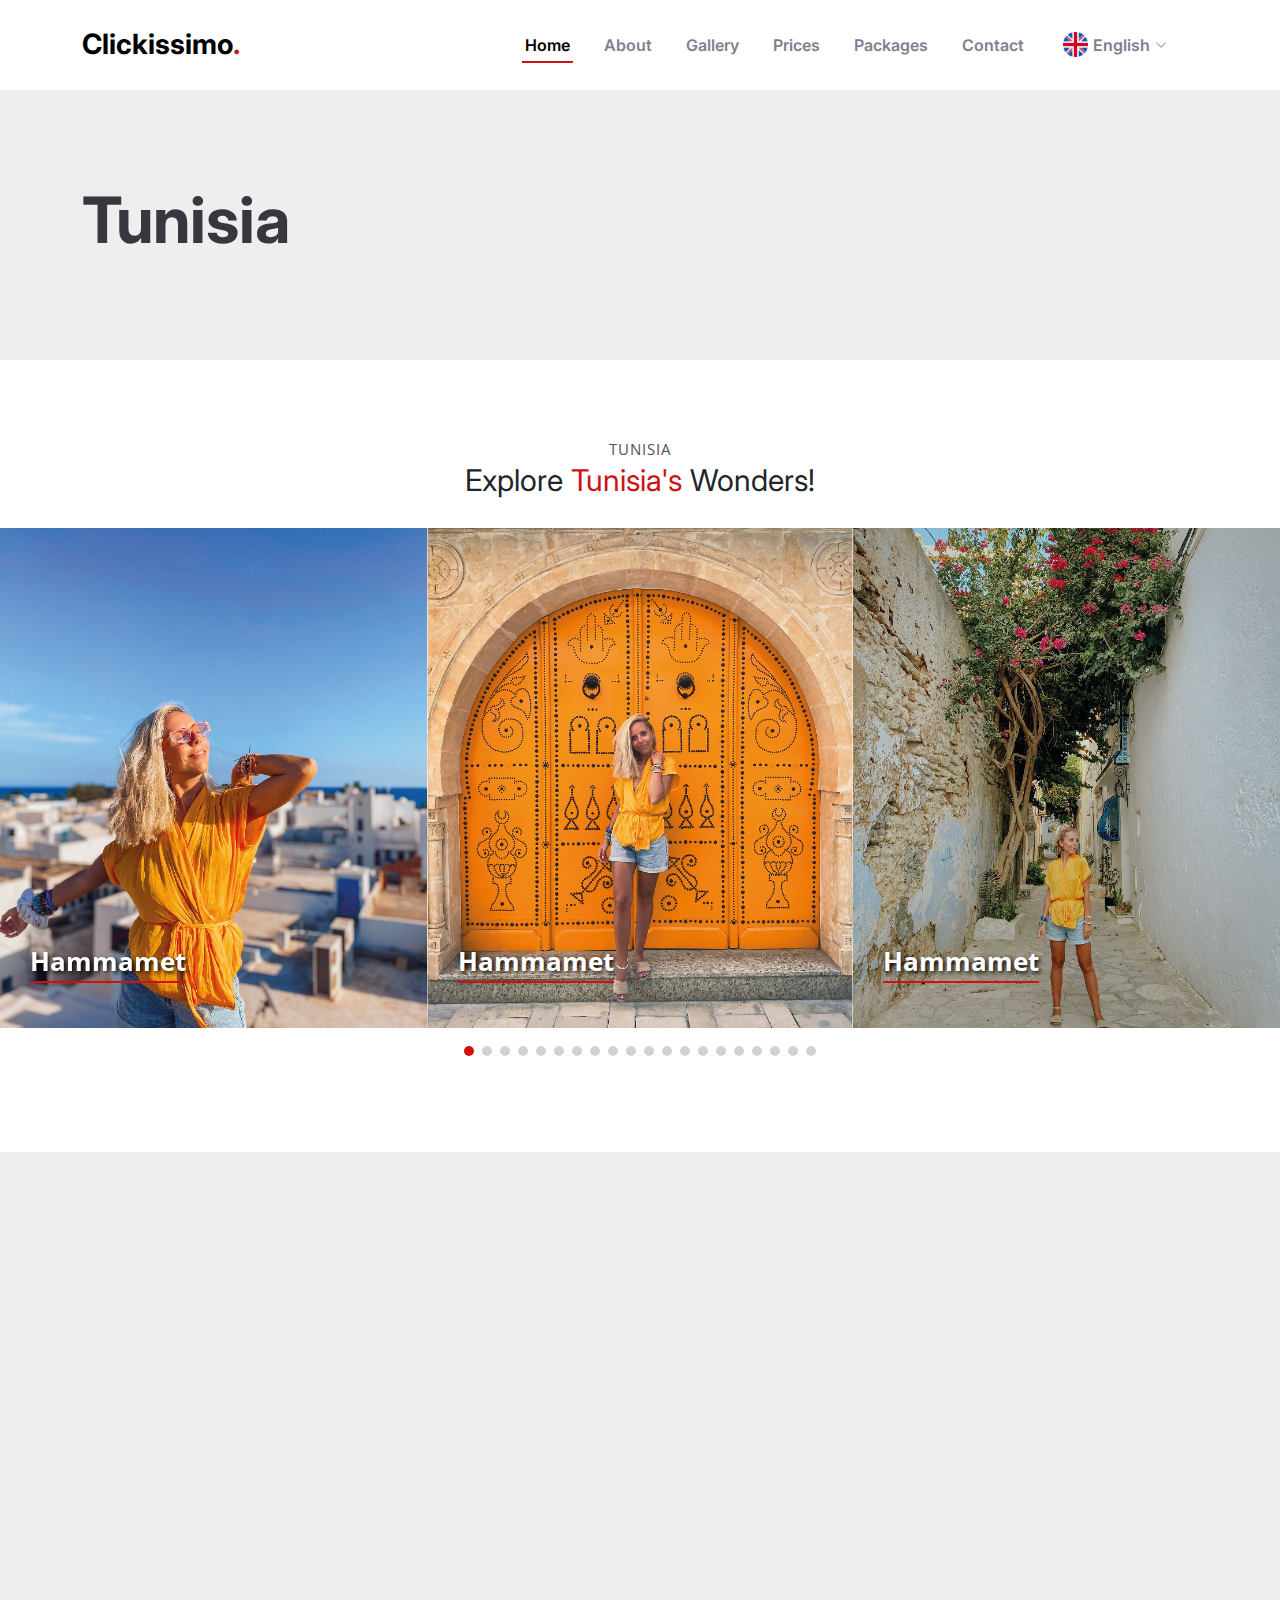
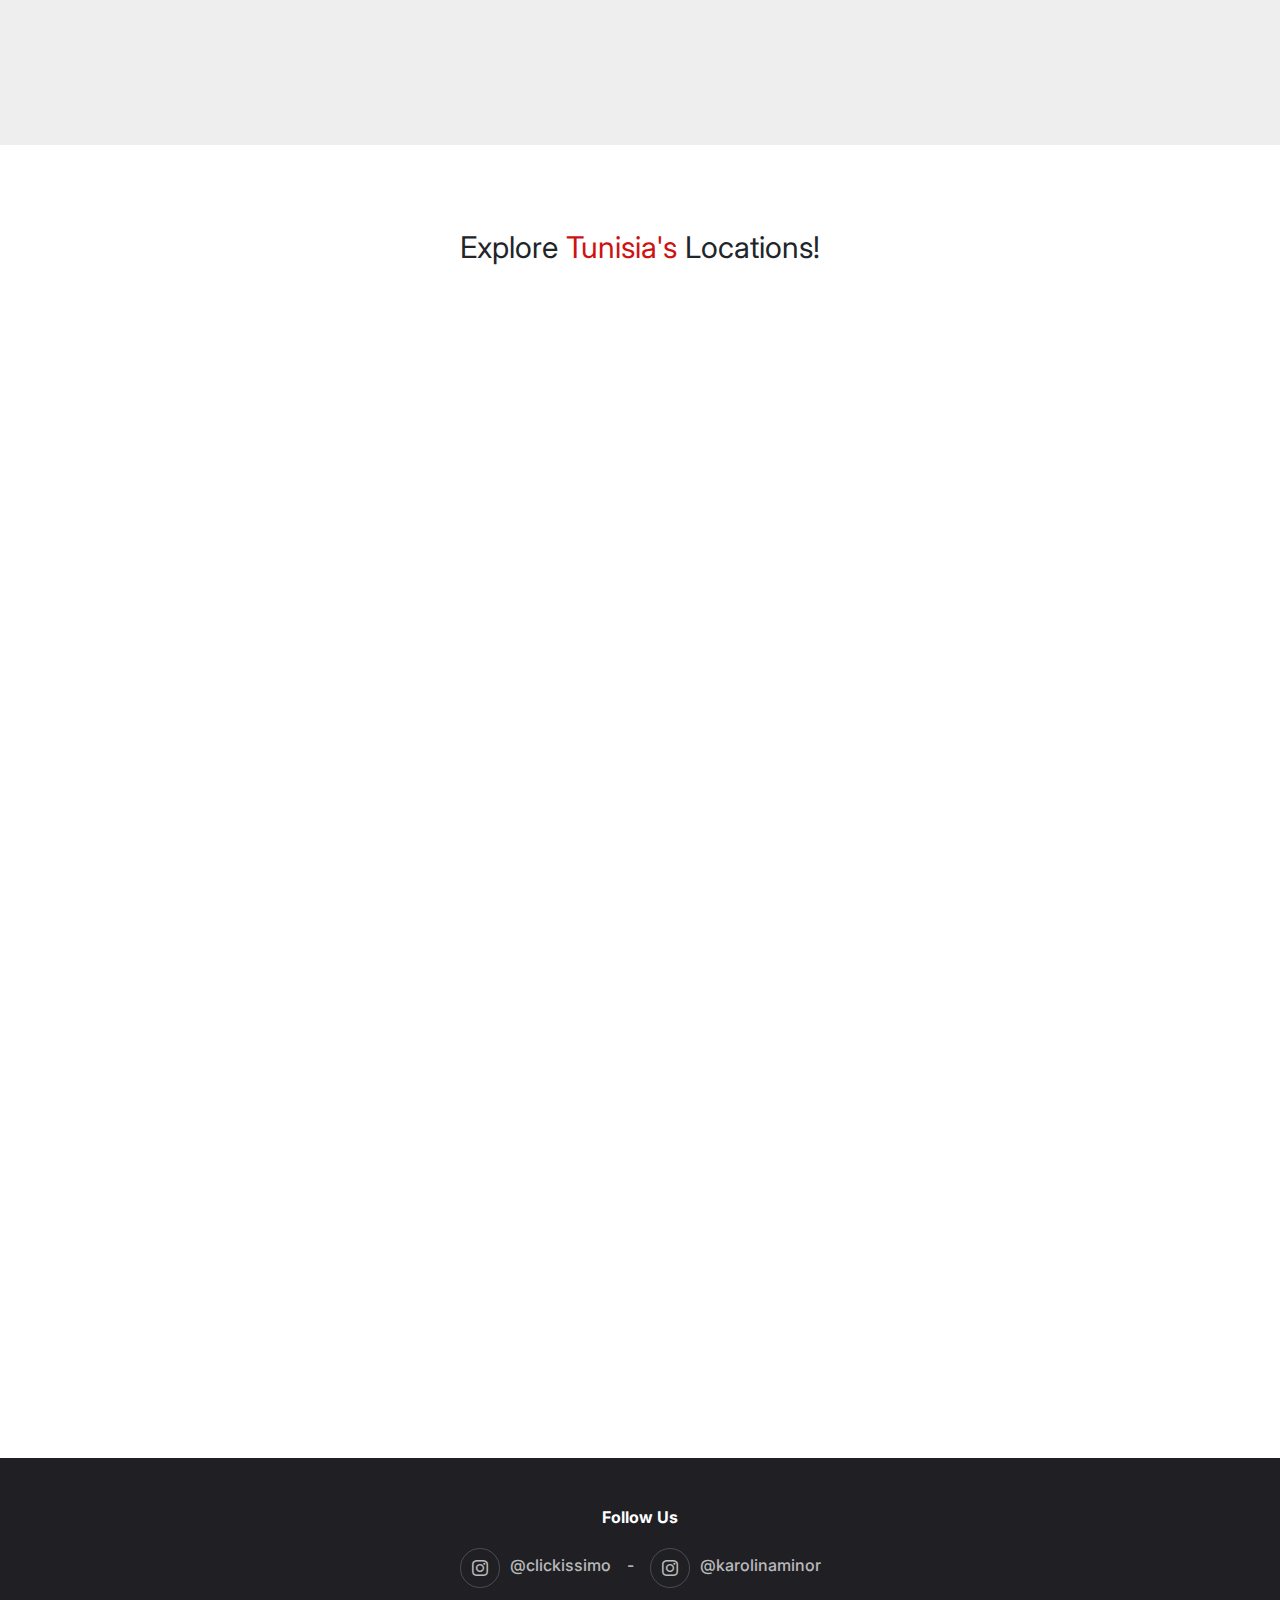
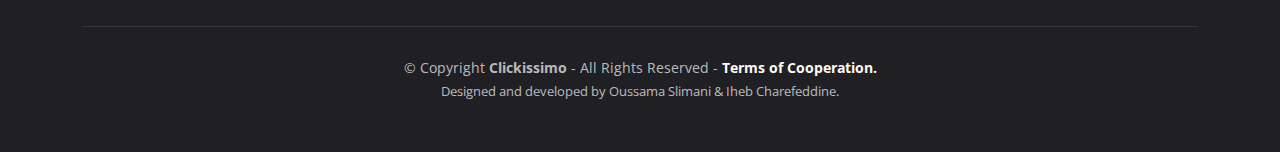
<file: tunisia.html>
<!DOCTYPE html>
<html lang="en">
  <head>
    <meta charset="utf-8" />
    <meta content="width=device-width, initial-scale=1.0" name="viewport" />

    <title>Package Details</title>
    <meta
      content="Welcome to Clickissimo, where creativity meets craftsmanship in every click. Founded by the adventurous and visionary Creative Karolina, we specialize in bespoke photo sessions for products and brands, both locally and abroad. "
      name="description"
    />
    <meta
      content="clickissimo, photography, photo sessions, products, brands, bespoke, creativity, craftsmanship, storytelling, community, local photographers, artisans, authentic, visuals, concept, execution, love, artistry."
      name="keywords"
    />

    <!-- Favicons -->
    <link href="../assets/img/logo.png" rel="icon" />

    <!-- Google Fonts -->
    <link rel="preconnect" href="https://fonts.googleapis.com" />
    <link rel="preconnect" href="https://fonts.gstatic.com" crossorigin />
    <link
      href="https://fonts.googleapis.com/css2?family=Open+Sans:ital,wght@0,300;0,400;0,500;0,600;0,700;1,300;1,400;1,600;1,700&family=Amatic+SC:ital,wght@0,300;0,400;0,500;0,600;0,700;1,300;1,400;1,500;1,600;1,700&family=Inter:ital,wght@0,300;0,400;0,500;0,600;0,700;1,300;1,400;1,500;1,600;1,700&display=swap"
      rel="stylesheet"
    />

    <!-- Vendor CSS Files -->
    <link
      href="assets/vendor/bootstrap/css/bootstrap.min.css"
      rel="stylesheet"
    />
    <link
      href="assets/vendor/bootstrap-icons/bootstrap-icons.css"
      rel="stylesheet"
    />
    <link href="assets/vendor/aos/aos.css" rel="stylesheet" />
    <link
      href="assets/vendor/glightbox/css/glightbox.min.css"
      rel="stylesheet"
    />
    <link href="assets/vendor/swiper/swiper-bundle.min.css" rel="stylesheet" />

    <!-- Template Main CSS File -->
    <link href="assets/css/main.css" rel="stylesheet" />
  </head>

  <body>
    <!-- ======= Header ======= -->
    <header id="header" class="header fixed-top d-flex align-items-center">
      <div class="container d-flex align-items-center justify-content-between">
        <a
          href="index.html"
          class="logo d-flex align-items-center me-auto me-lg-0"
        >
          <!-- Uncomment the line below if you also wish to use an image logo -->
          <!-- <img src="assets/img/logo.png" alt=""> -->
          <h1>Clickissimo<span>.</span></h1>
        </a>

        <nav id="navbar" class="navbar">
          <ul>
            <li><a href="index.html#hero">Home</a></li>
            <li><a href="index.html#about">About</a></li>
            <li><a href="index.html#gallery">Gallery</a></li>
            <li><a href="index.html#chefs">Prices</a></li>
            <li><a href="index.html#menu">Packages</a></li>
            <li><a href="index.html#contact">Contact</a></li>
            <li class="dropdown">
              <a href="#"
                ><span
                  ><img
                    src="assets/img/united-kingdom.png"
                    alt=""
                    style="width: 35px; padding: 5px" /></span
                >English <i class="bi bi-chevron-down dropdown-indicator"></i
              ></a>
              <ul>
                <li>
                  <a href="polish_version/tunisia.html"
                    ><img
                      src="assets/img/poland.png"
                      alt=""
                      style="width: 35px; padding: 5px"
                    />Polish</a
                  >
                </li>
              </ul>
            </li>

            <li></li>
          </ul>
        </nav>
        <!-- navbar -->
        <i class="mobile-nav-toggle mobile-nav-show bi bi-list"></i>
        <i class="mobile-nav-toggle mobile-nav-hide d-none bi bi-x"></i>
      </div>
    </header>
    <!-- End Header -->

    <!-- ======= Hero Section ======= -->
    <section id="hero" class="hero d-flex align-items-center section-bg">
      <div class="container">
        <div class="row justify-content-between gy-5">
          <div
            class="col-lg-5 order-1 order-lg-1 d-flex flex-column justify-content-center align-items-center align-items-lg-start text-center text-lg-start"
          >
            <h2 data-aos="fade-up">Tunisia</h2>
          </div>
        </div>
      </div>
    </section>
    <!-- ======= End Hero Section ======= -->

    <!-- ======= Events Section ======= -->
    <section id="events" class="events">
      <div class="container-fluid" data-aos="fade-up">
        <div class="section-header">
          <h2>Tunisia</h2>
          <p>Explore <span>Tunisia's </span>Wonders!</p>
        </div>
        <div class="slides-3 swiper" data-aos="fade-up" data-aos-delay="100">
          <div class="swiper-wrapper">
            <div
              class="swiper-slide event-item d-flex flex-column justify-content-end"
              style="
                background-image: url(assets/img/tunisia/hammamat/h-01.jpg);
              "
            >
              <div class="price align-self-start">Hammamet</div>
            </div>
            <!-- End Event item -->
            <div
              class="swiper-slide event-item d-flex flex-column justify-content-end"
              style="
                background-image: url(assets/img/tunisia/hammamat/h-02.jpg);
              "
            >
              <div class="price align-self-start">Hammamet</div>
            </div>
            <!-- End Event item -->
            <div
              class="swiper-slide event-item d-flex flex-column justify-content-end"
              style="
                background-image: url(assets/img/tunisia/hammamat/h-03.jpg);
              "
            >
              <div class="price align-self-start">Hammamet</div>
            </div>
            <!-- End Event item -->
            <div
              class="swiper-slide event-item d-flex flex-column justify-content-end"
              style="
                background-image: url(assets/img/tunisia/hammamat/h-04.jpg);
              "
            >
              <div class="price align-self-start">Hammamet</div>
            </div>
            <!-- End Event item -->
            <div
              class="swiper-slide event-item d-flex flex-column justify-content-end"
              style="
                background-image: url(assets/img/tunisia/hammamat/h-05.jpg);
              "
            >
              <div class="price align-self-start">Hammamet</div>
            </div>
            <!-- End Event item -->
            <div
              class="swiper-slide event-item d-flex flex-column justify-content-end"
              style="
                background-image: url(assets/img/tunisia/hammamat/h-06.jpg);
              "
            >
              <div class="price align-self-start">Hammamet</div>
            </div>
            <!-- End Event item -->

            <div
              class="swiper-slide event-item d-flex flex-column justify-content-end"
              style="background-image: url(assets/img/tunisia/tatwin/t-11.jpg)"
            >
              <div class="price align-self-start">Tataouine</div>
            </div>
            <!-- End Event item -->
            <div
              class="swiper-slide event-item d-flex flex-column justify-content-end"
              style="
                background-image: url(assets/img/tunisia/hammamat/h-08.jpg);
              "
            >
              <div class="price align-self-start">Hammamet</div>
            </div>
            <!-- End Event item -->
            <div
              class="swiper-slide event-item d-flex flex-column justify-content-end"
              style="
                background-image: url(assets/img/tunisia/hammamat/h-09.jpg);
              "
            >
              <div class="price align-self-start">Hammamet</div>
            </div>
            <!-- End Event item -->
            <div
              class="swiper-slide event-item d-flex flex-column justify-content-end"
              style="
                background-image: url(assets/img/tunisia/hammamat/h-10.jpg);
              "
            >
              <div class="price align-self-start">Hammamet</div>
            </div>
            <!-- End Event item -->
            <div
              class="swiper-slide event-item d-flex flex-column justify-content-end"
              style="
                background-image: url(assets/img/tunisia/hammamat/h-07.jpg);
              "
            >
              <div class="price align-self-start">Hammamet</div>
            </div>
            <!-- End Event item -->

            <div
              class="swiper-slide event-item d-flex flex-column justify-content-end"
              style="background-image: url(assets/img/tunisia/tatwin/t-15.jpg)"
            >
              <div class="price align-self-start">Tataouine</div>
            </div>
            <!-- End Event item -->
            <div
              class="swiper-slide event-item d-flex flex-column justify-content-end"
              style="background-image: url(assets/img/tunisia/tatwin/t-12.jpg)"
            >
              <div class="price align-self-start">Tataouine</div>
            </div>
            <!-- End Event item -->

            <div
              class="swiper-slide event-item d-flex flex-column justify-content-end"
              style="background-image: url(assets/img/tunisia/tatwin/t-14.jpg)"
            >
              <div class="price align-self-start">Tataouine</div>
            </div>
            <!-- End Event item -->

            <div
              class="swiper-slide event-item d-flex flex-column justify-content-end"
              style="background-image: url(assets/img/tunisia/tatwin/t-16.jpg)"
            >
              <div class="price align-self-start">Tataouine</div>
            </div>
            <!-- End Event item -->
            <div
              class="swiper-slide event-item d-flex flex-column justify-content-end"
              style="background-image: url(assets/img/tunisia/touzer/to-17.jpg)"
            >
              <div class="price align-self-start">Touzer</div>
              <p class="description align-self-end">Source: internet</p>
            </div>
            <!-- End Event item -->
            <div
              class="swiper-slide event-item d-flex flex-column justify-content-end"
              style="background-image: url(assets/img/tunisia/touzer/to-18.jpg)"
            >
              <div class="price align-self-start">Touzer</div>
              <p class="description align-self-end">Source: internet</p>
            </div>
            <!-- End Event item -->
            <div
              class="swiper-slide event-item d-flex flex-column justify-content-end"
              style="background-image: url(assets/img/tunisia/tatwin/t-13.jpg)"
            >
              <div class="price align-self-start">Tataouine</div>
            </div>
            <!-- End Event item -->
            <div
              class="swiper-slide event-item d-flex flex-column justify-content-end"
              style="background-image: url(assets/img/tunisia/touzer/to-19.jpg)"
            >
              <div class="price align-self-start">Touzer</div>
              <p class="description align-self-end">Source: internet</p>
            </div>
            <!-- End Event item -->

            <div
              class="swiper-slide event-item d-flex flex-column justify-content-end"
              style="background-image: url(assets/img/tunisia/touzer/to-21.jpg)"
            >
              <div class="price align-self-start">Touzer</div>
              <p class="description align-self-end">Source: internet</p>
            </div>
            <!-- End Event item -->
          </div>
          <div class="swiper-pagination"></div>
        </div>
      </div>
    </section>
    <!-- End Events Section -->

    <!-- ======= details Section ======= -->
    <section id="details" class="details section-bg">
      <div class="container" data-aos="fade-up">
        <div class="section-header">
          <p>Explore <span>Tunisia's </span>Packages!</p>
        </div>
        <div class="row gy-4">
          <div class="d-flex align-items-center">
            <div class="row gy-4">
              <div class="col-xl-3" data-aos="fade-up" data-aos-delay="200">
                <div
                  class="icon-box d-flex flex-column justify-content-center align-items-center"
                >
                  <i class="bi bi-1-circle"></i>
                  <h4>Quick Shot</h4>
                  <p>10 photos + 1 reel + 1 location</p>
                  <p class="price">300 EUR</p>
                </div>
              </div>
              <!-- End Icon Box -->
              <div class="col-xl-3" data-aos="fade-up" data-aos-delay="200">
                <div
                  class="icon-box d-flex flex-column justify-content-center align-items-center"
                >
                  <i class="bi bi-2-circle"></i>
                  <h4>Little Instagram</h4>
                  <p>25 photos (iPhone 14 Pro) + 1 reel + 2 locations</p>
                  <p class="price">400 EUR</p>
                </div>
              </div>
              <!-- End Icon Box -->
              <div class="col-xl-3" data-aos="fade-up" data-aos-delay="200">
                <div
                  class="icon-box d-flex flex-column justify-content-center align-items-center"
                >
                  <i class="bi bi-3-circle"></i>
                  <h4>The Further Into The Forest</h4>
                  <p>15 photos + 2 reels + 1 location</p>
                  <p class="price">450 EUR</p>
                </div>
              </div>
              <!-- End Icon Box -->
              <div class="col-xl-3" data-aos="fade-up" data-aos-delay="200">
                <div
                  class="icon-box d-flex flex-column justify-content-center align-items-center"
                >
                  <i class="bi bi-4-circle"></i>
                  <h4>All You Need</h4>
                  <p>25 photos + 2 reels + 2 locations</p>
                  <p class="price">650 EUR</p>
                </div>
              </div>
              <!-- End Icon Box -->
            </div>
          </div>
        </div>
      </div>
    </section>
    <!-- details Us Section -->

    <!-- ======= Locations Start ======= -->
    <section class="faq">
      <div class="container">
        <div
          class="mx-auto text-center wow fadeIn"
          data-wow-delay="0.1s"
          style="max-width: 500px"
        >
          <div class="section-header">
            <p>Explore <span>Tunisia's </span>Locations!</p>
          </div>
        </div>
        <div class="row justify-content-between gy-5 pt-2">
          <div
            class="col-lg-5 order-1 order-lg-1 d-flex flex-column justify-content-center align-items-center align-items-lg-start text-center text-lg-start"
          >
            <h3 data-aos="fade-up">Hammamet</h3>
            <p data-aos="fade-up" data-aos-delay="100">
              A remarkably romantic place where white mixes with colors of
              intensified hues enhanced by the blazing Tunisian sun. Strolling
              through the streets of this extraordinary town, where the waves of
              the Mediterranean Sea break at its feet, you may come across
              countless colorful doors and Arabic elements. There are many
              villas overlooking the sea, making the photos and videos delicate
              and aesthetically pleasing to the senses. For the discerning eye,
              it will not be a puzzle to guess that the place strikingly
              resembles Santorini.
            </p>
          </div>
          <div class="col-lg-5 order-2 order-lg-2 text-center text-lg-start">
            <h3 data-aos="fade-up">Tataouine</h3>
            <p data-aos="fade-up" data-aos-delay="100">
              Desert, scorching sun, and the sandy colors of Berber houses. This
              spot was chosen by the producers of Star Wars as a place from
              another galaxy. A location with a bite, unlike any other, where
              the reins of fantasy can practically fly in the air. For those
              seeking unconventional and original scenery, they will surely
              linger here longer.
            </p>
          </div>
          <div
            class="col-lg-5 order-3 order-lg-3 d-flex flex-column justify-content-center align-items-center align-items-lg-start text-center text-lg-start"
          >
            <h3 data-aos="fade-up">Touzer</h3>
            <p data-aos="fade-up" data-aos-delay="100">
              An oasis. This hasn't been seen here before. Palms. They also make
              their debut. Beautiful hotels in Arabic style. Incredible sunsets.
              Hypnotizing scenery, magic permeating the air, and that North
              African claw. For those seeking a Vogue-like atmosphere, yet
              sensual. There will be many buildings, architecture, so there will
              be something beyond what nature has given, aided by humans.
            </p>
          </div>
        </div>
      </div>
    </section>
    <!-- ======= Locations END ======= -->

    <!-- ======= Contact Section ======= -->
    <section id="contact" class="contact">
      <div class="container" data-aos="fade-up">
        <div class="section-header">
          <h2>Contact</h2>
          <p>Need Help? <span>Contact Us</span></p>
        </div>

        <div class="row gy-4">
          <div class="col-md-6">
            <div class="info-item d-flex align-items-center">
              <i class="icon bi bi-map flex-shrink-0"></i>
              <div>
                <h3>Our Address</h3>
                <p>CLICKISSIMO LTD, Makedonia 88/4, 9000 Varna</p>
              </div>
            </div>
          </div>
          <!-- End Info Item -->

          <div class="col-md-6">
            <div class="info-item d-flex align-items-center">
              <i class="icon bi bi-envelope flex-shrink-0"></i>
              <div>
                <h3>Email Us</h3>
                <p>contact.cliskissimo@gmail.com</p>
              </div>
            </div>
          </div>
          <!-- End Info Item -->

          <div class="col-md-6">
            <div class="info-item d-flex align-items-center">
              <i class="icon bi bi-telephone flex-shrink-0"></i>
              <div>
                <h3>Call Us</h3>
                <p>+ 48 698 757 633</p>
              </div>
            </div>
          </div>
          <!-- End Info Item -->

          <div class="col-md-6">
            <div class="info-item d-flex align-items-center">
              <i class="icon bi bi-share flex-shrink-0"></i>
              <div>
                <h3>Blustat</h3>
                <p>207638872</p>
              </div>
            </div>
          </div>
          <!-- End Info Item -->
        </div>
      </div>
    </section>
    <!-- End Contact Section -->

    <!-- ======= Footer ======= -->
    <footer id="footer" class="footer">
      <div class="container d-flex text-center d-flex justify-content-center">
        <div class="row">
          <div class="footer-links">
            <h4>Follow Us</h4>
            <div class="social-links d-flex">
              <div class="d-flex justify-content-center p-2">
                <a
                  href="https://www.instagram.com/clickissimo/"
                  class="instagram"
                  ><i class="bi bi-instagram"></i
                ></a>
                <h6 class="mt-2">@clickissimo</h6>
              </div>
              <div class="d-flex justify-content-center p-2">
                <h6 class="mt-2">-</h6>
              </div>
              <div class="d-flex justify-content-center p-2">
                <a
                  href="https://www.instagram.com/karolinaminor/"
                  class="instagram"
                  ><i class="bi bi-instagram"></i
                ></a>
                <h6 class="mt-2">@karolinaminor</h6>
              </div>
            </div>
          </div>
        </div>
      </div>

      <div class="container">
        <div class="copyright">
          &copy; Copyright <strong><span>Clickissimo</span></strong> - All
          Rights Reserved -
          <a href="#terms" data-toggle="modal" data-target="#terms">
            Terms of Cooperation.
          </a>
        </div>
        <div class="credits">
          Designed and developed by Oussama Slimani & Iheb Charefeddine.
        </div>
      </div>
    </footer>
    <!-- End Footer -->
    <!-- Terms of Cooperation Model -->
    <div
      class="modal fade"
      id="terms"
      tabindex="-1"
      role="dialog"
      aria-labelledby="termsLabel"
      aria-hidden="true"
    >
      <div class="modal-dialog modal-xl" role="document">
        <div class="modal-content">
          <div class="modal-header">
            <h5 class="modal-title">Terms of Cooperation</h5>
            <!-- <button
              type="button"
              class="btn-close"
              data-bs-dismiss="modal"
              aria-label="Close"
            ></button> -->
          </div>
          <div class="modal-body">
            <ol>
              <li class="pb-2">
                Each package with products must include an attached list of
                products with the date and signature. The list is sent back
                after the end of the session along with the signature of the
                person returning it, confirming the completeness of the returned
                package.
              </li>
              <li class="pb-2">
                Shipping address for products: <br />Osiek 123a, 32-300 OLKUSZ,
                POLAND
              </li>
              <li class="pb-2">
                The contractor is not responsible for traces of use resulting
                from the use of products during the session.
              </li>
              <li class="pb-2">
                The delivery time for photos and video materials cannot exceed
                45 days unless unforeseen circumstances require an extension, in
                which case the client will be informed.
              </li>
              <li class="pb-2">
                In the package, the length of one reel does not exceed 30
                seconds, and the second one 15 seconds. Reels outside the
                package are up to 30 seconds.
              </li>
              <li class="pb-2">
                Each package, due to competitive prices for one client, will be
                organized with a minimum number of clients - 6.
              </li>
              <li class="pb-2">
                All photos are taken with a professional camera, except for the
                LITTLE INSTAGRAM package, where they are taken with an iPhone 14
                Pro.
              </li>
              <li class="pb-2">Reels are made using an iPhone 14 Pro.</li>
              <li class="pb-2">
                Photos are taken by local photographers and in collaboration
                with local models who are not professionals.
              </li>
              <li class="pb-2">
                Products are returned within a week from the end of the photo
                session.
              </li>
              <li class="pb-2">
                If the package includes an entire country without specifying the
                location, the client decides and agrees with the project
                contractor.
              </li>
              <li class="pb-2">
                Pictures can be used on social media of Organiser.
              </li>
              <li class="pb-2">
                Payment transfer details for the purchased package:
                <br />IBAN: BG47STSA93000030501864, BIC: STSABGSF
              </li>
              <li class="pb-2">
                The client purchasing the service agrees to the above
                conditions.
              </li>
            </ol>
          </div>
        </div>
      </div>
    </div>
    <!-- Terms of Cooperation Model -->

    <a
      href="#"
      class="scroll-top d-flex align-items-center justify-content-center"
      ><i class="bi bi-arrow-up-short"></i
    ></a>

    <div id="preloader"></div>

    <!-- Vendor JS Files -->
    <script src="https://code.jquery.com/jquery-3.5.1.slim.min.js"></script>
    <script src="https://stackpath.bootstrapcdn.com/bootstrap/4.5.2/js/bootstrap.min.js"></script>
    <script src="assets/vendor/bootstrap/js/bootstrap.bundle.min.js"></script>
    <script src="assets/vendor/aos/aos.js"></script>
    <script src="assets/vendor/glightbox/js/glightbox.min.js"></script>
    <script src="assets/vendor/purecounter/purecounter_vanilla.js"></script>
    <script src="assets/vendor/swiper/swiper-bundle.min.js"></script>
    <script src="assets/vendor/php-email-form/validate.js"></script>

    <!-- Template Main JS File -->
    <script src="assets/js/main.js"></script>
  </body>
</html>
</file>
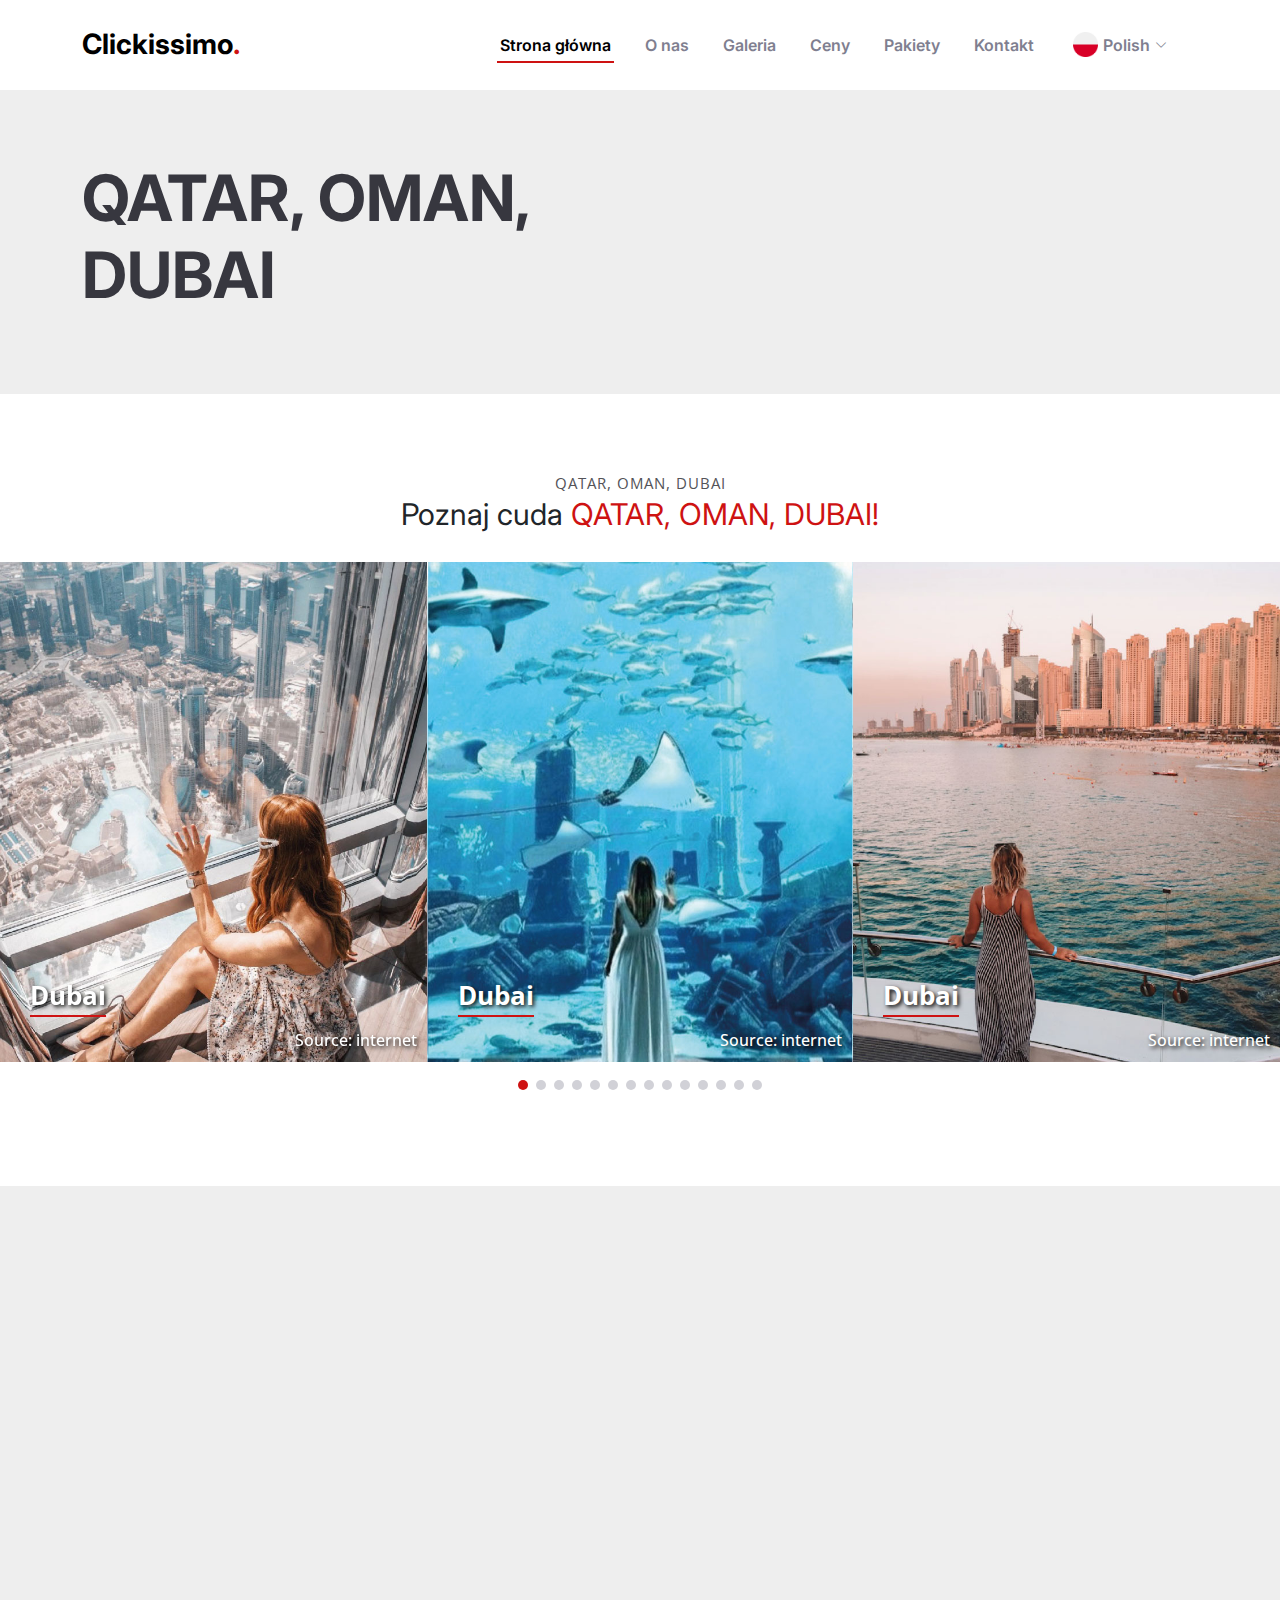
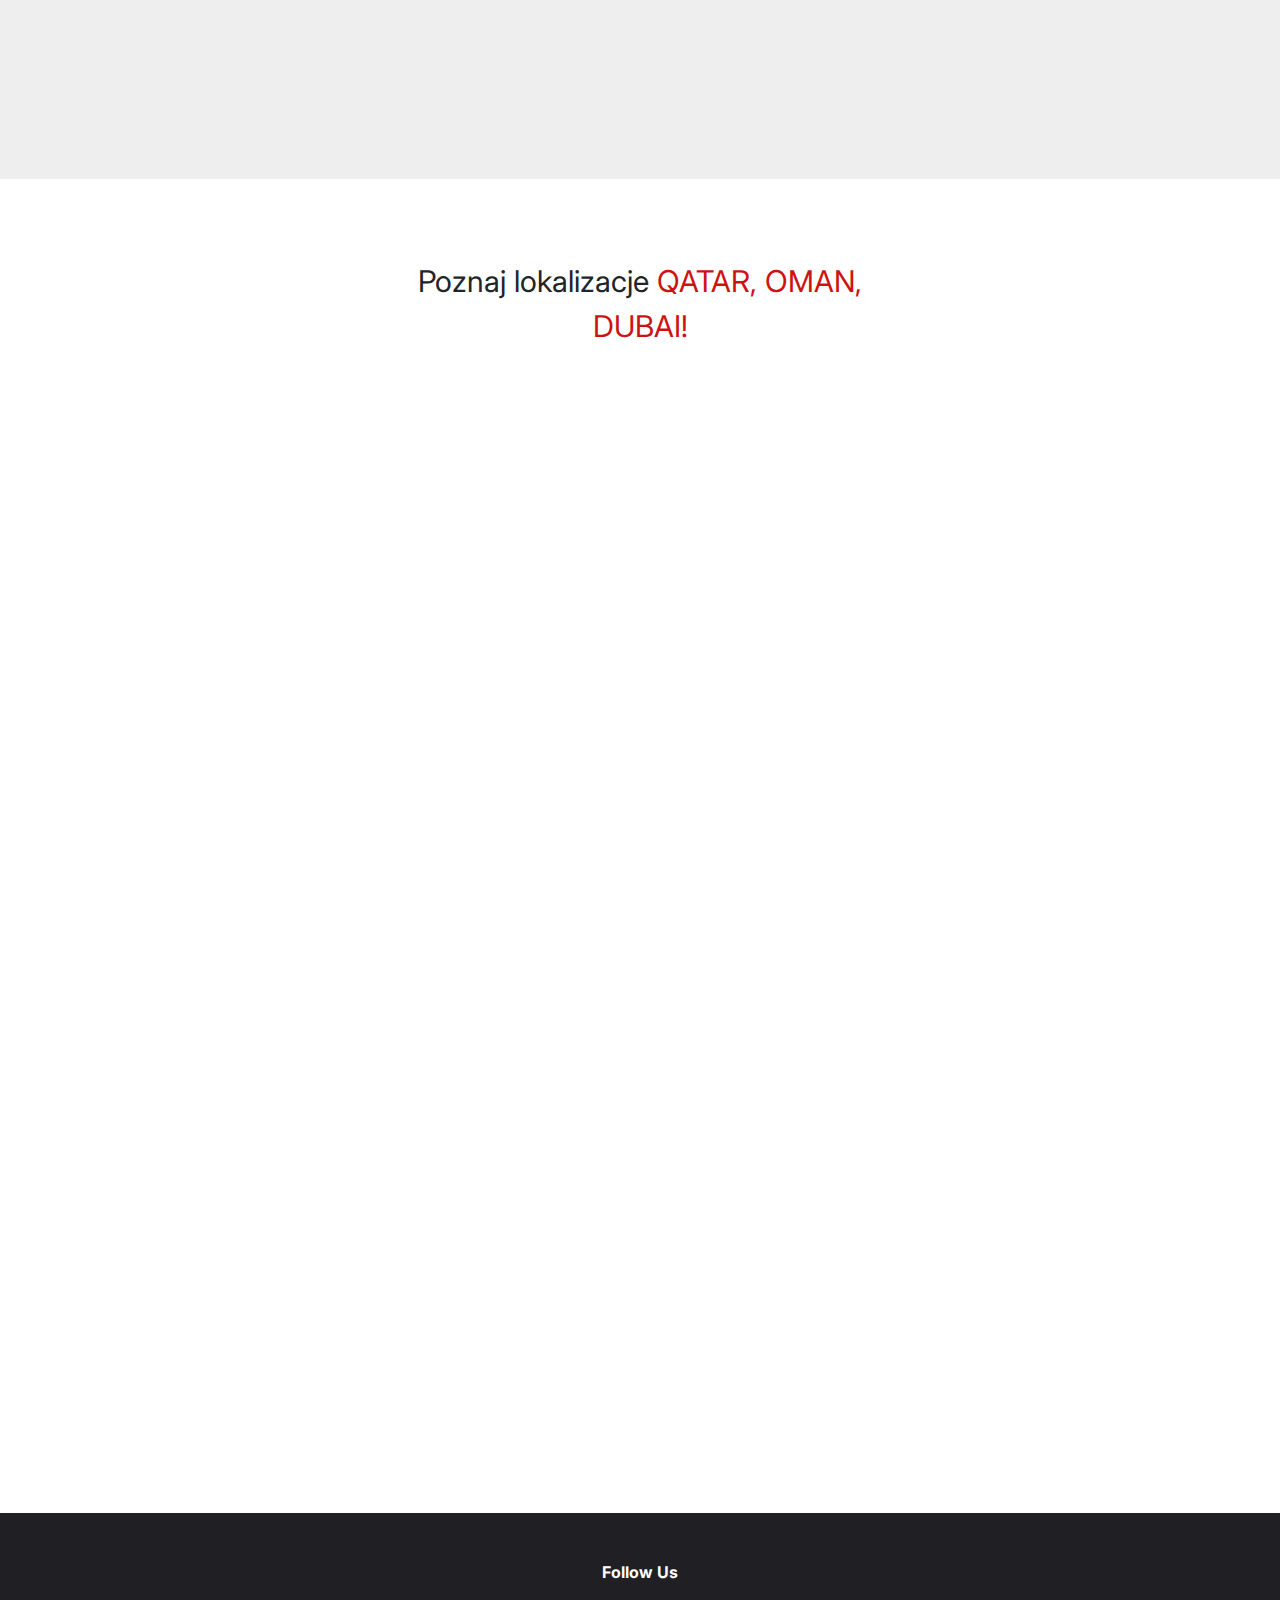
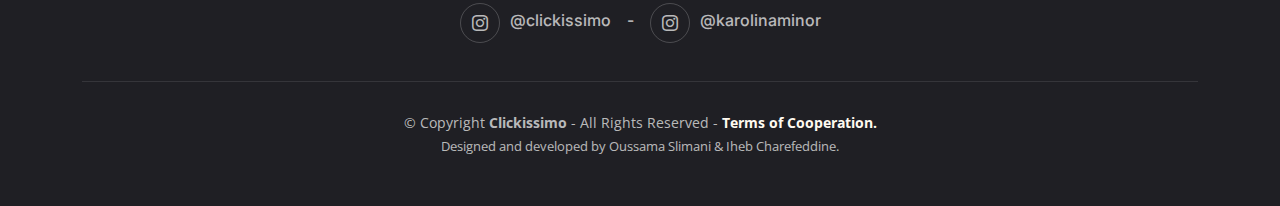
<file: polish_version/qatar.html>
<!DOCTYPE html>
<html lang="en">
  <head>
    <meta charset="utf-8" />
    <meta content="width=device-width, initial-scale=1.0" name="viewport" />

    <title>Package Details</title>
    <meta
      content="Welcome to Clickissimo, where creativity meets craftsmanship in every click. Founded by the adventurous and visionary Creative Karolina, we specialize in bespoke photo sessions for products and brands, both locally and abroad. "
      name="description"
    />
    <meta
      content="clickissimo, photography, photo sessions, products, brands, bespoke, creativity, craftsmanship, storytelling, community, local photographers, artisans, authentic, visuals, concept, execution, love, artistry."
      name="keywords"
    />

    <!-- Favicons -->
    <link href="../assets/img/logo.png" rel="icon" />

    <!-- Google Fonts -->
    <link rel="preconnect" href="https://fonts.googleapis.com" />
    <link rel="preconnect" href="https://fonts.gstatic.com" crossorigin />
    <link
      href="https://fonts.googleapis.com/css2?family=Open+Sans:ital,wght@0,300;0,400;0,500;0,600;0,700;1,300;1,400;1,600;1,700&family=Amatic+SC:ital,wght@0,300;0,400;0,500;0,600;0,700;1,300;1,400;1,500;1,600;1,700&family=Inter:ital,wght@0,300;0,400;0,500;0,600;0,700;1,300;1,400;1,500;1,600;1,700&display=swap"
      rel="stylesheet"
    />

    <!-- Vendor CSS Files -->
    <link
      href="../assets/vendor/bootstrap/css/bootstrap.min.css"
      rel="stylesheet"
    />
    <link
      href="../assets/vendor/bootstrap-icons/bootstrap-icons.css"
      rel="stylesheet"
    />
    <link href="../assets/vendor/aos/aos.css" rel="stylesheet" />
    <link
      href="../assets/vendor/glightbox/css/glightbox.min.css"
      rel="stylesheet"
    />
    <link
      href="../assets/vendor/swiper/swiper-bundle.min.css"
      rel="stylesheet"
    />

    <!-- Template Main CSS File -->
    <link href="../assets/css/main.css" rel="stylesheet" />
  </head>

  <body>
    <!-- ======= Header ======= -->
    <header id="header" class="header fixed-top d-flex align-items-center">
      <div class="container d-flex align-items-center justify-content-between">
        <a
          href="index.html"
          class="logo d-flex align-items-center me-auto me-lg-0"
        >
          <!-- Uncomment the line below if you also wish to use an image logo -->
          <!-- <img src="../assets/img/logo.png" alt=""> -->
          <h1>Clickissimo<span>.</span></h1>
        </a>

        <nav id="navbar" class="navbar">
          <ul>
            <li><a href="#hero">Strona główna</a></li>
            <li><a href="#about">O nas</a></li>
            <li><a href="index.html#gallery">Galeria</a></li>
            <li><a href="index.html#chefs">Ceny</a></li>
            <li><a href="index.html#menu">Pakiety</a></li>
            <li><a href="index.html#contact">Kontakt</a></li>
            <li class="dropdown">
              <a href="#"
                ><span
                  ><img
                    src="../assets/img/poland.png"
                    alt=""
                    style="width: 35px; padding: 5px" /></span
                >Polish <i class="bi bi-chevron-down dropdown-indicator"></i
              ></a>
              <ul>
                <li>
                  <a href="../qatar.html"
                    ><img
                      src="../assets/img/united-kingdom.png"
                      alt=""
                      style="width: 35px; padding: 5px"
                    />English</a
                  >
                </li>
              </ul>
            </li>

            <li></li>
          </ul>
        </nav>
        <!-- navbar -->
        <i class="mobile-nav-toggle mobile-nav-show bi bi-list"></i>
        <i class="mobile-nav-toggle mobile-nav-hide d-none bi bi-x"></i>
      </div>
    </header>
    <!-- End Header -->

    <!-- ======= Hero Section ======= -->
    <section id="hero" class="hero d-flex align-items-center section-bg">
      <div class="container">
        <div class="row justify-content-between gy-5">
          <div
            class="col-lg-5 order-1 order-lg-1 d-flex flex-column justify-content-center align-items-center align-items-lg-start text-center text-lg-start"
          >
            <h2 data-aos="fade-up">QATAR, OMAN, DUBAI</h2>
          </div>
        </div>
      </div>
    </section>
    <!-- ======= End Hero Section ======= -->

    <!-- ======= Events Section ======= -->
    <section id="events" class="events">
      <div class="container-fluid" data-aos="fade-up">
        <div class="section-header">
          <h2>QATAR, OMAN, DUBAI</h2>
          <p>Poznaj cuda <span>QATAR, OMAN, DUBAI!</span></p>
        </div>
        <div class="slides-3 swiper" data-aos="fade-up" data-aos-delay="100">
          <div class="swiper-wrapper">
            <div
              class="swiper-slide event-item d-flex flex-column justify-content-end"
              style="background-image: url(../assets/img/qatar/dubai/d1.jpg)"
            >
              <div class="price align-self-start">Dubai</div>
              <p class="description align-self-end">Source: internet</p>
            </div>
            <!-- End Event item -->
            <div
              class="swiper-slide event-item d-flex flex-column justify-content-end"
              style="background-image: url(../assets/img/qatar/dubai/d2.jpg)"
            >
              <div class="price align-self-start">Dubai</div>
              <p class="description align-self-end">Source: internet</p>
            </div>
            <!-- End Event item -->
            <div
              class="swiper-slide event-item d-flex flex-column justify-content-end"
              style="background-image: url(../assets/img/qatar/dubai/d3.jpg)"
            >
              <div class="price align-self-start">Dubai</div>
              <p class="description align-self-end">Source: internet</p>
            </div>
            <!-- End Event item -->
            <div
              class="swiper-slide event-item d-flex flex-column justify-content-end"
              style="background-image: url(../assets/img/qatar/dubai/d4.jpg)"
            >
              <div class="price align-self-start">Dubai</div>
              <p class="description align-self-end">Source: internet</p>
            </div>
            <!-- End Event item -->
            <div
              class="swiper-slide event-item d-flex flex-column justify-content-end"
              style="background-image: url(../assets/img/qatar/dubai/d5.jpg)"
            >
              <div class="price align-self-start">Dubai</div>
              <p class="description align-self-end">Source: internet</p>
            </div>
            <!-- End Event item -->
            <div
              class="swiper-slide event-item d-flex flex-column justify-content-end"
              style="background-image: url(../assets/img/qatar/oman/o-01.jpg)"
            >
              <div class="price align-self-start">Oman</div>
              <p class="description align-self-end">Source: internet</p>
            </div>
            <!-- End Event item -->
            <div
              class="swiper-slide event-item d-flex flex-column justify-content-end"
              style="background-image: url(../assets/img/qatar/oman/o-02.jpg)"
            >
              <div class="price align-self-start">Oman</div>
              <p class="description align-self-end">Source: internet</p>
            </div>
            <!-- End Event item -->
            <div
              class="swiper-slide event-item d-flex flex-column justify-content-end"
              style="background-image: url(../assets/img/qatar/oman/o-03.jpg)"
            >
              <div class="price align-self-start">Oman</div>
              <p class="description align-self-end">Source: internet</p>
            </div>
            <!-- End Event item -->
            <div
              class="swiper-slide event-item d-flex flex-column justify-content-end"
              style="background-image: url(../assets/img/qatar/oman/o-04.jpg)"
            >
              <div class="price align-self-start">Oman</div>
              <p class="description align-self-end">Source: internet</p>
            </div>
            <!-- End Event item -->
            <div
              class="swiper-slide event-item d-flex flex-column justify-content-end"
              style="background-image: url(../assets/img/qatar/oman/o-05.jpg)"
            >
              <div class="price align-self-start">Oman</div>
              <p class="description align-self-end">Source: internet</p>
            </div>
            <!-- End Event item -->
            <div
              class="swiper-slide event-item d-flex flex-column justify-content-end"
              style="background-image: url(../assets/img/qatar/qatar/q-01.jpg)"
            >
              <div class="price align-self-start">Qatar</div>
              <p class="description align-self-end">Source: internet</p>
            </div>
            <!-- End Event item -->
            <div
              class="swiper-slide event-item d-flex flex-column justify-content-end"
              style="background-image: url(../assets/img/qatar/qatar/q-02.jpg)"
            >
              <div class="price align-self-start">Qatar</div>
              <p class="description align-self-end">Source: internet</p>
            </div>
            <!-- End Event item -->
            <div
              class="swiper-slide event-item d-flex flex-column justify-content-end"
              style="background-image: url(../assets/img/qatar/qatar/q-03.jpg)"
            >
              <div class="price align-self-start">Qatar</div>
              <p class="description align-self-end">Source: internet</p>
            </div>
            <!-- End Event item -->
            <div
              class="swiper-slide event-item d-flex flex-column justify-content-end"
              style="background-image: url(../assets/img/qatar/qatar/q-04.jpg)"
            >
              <div class="price align-self-start">Qatar</div>
              <p class="description align-self-end">Source: internet</p>
            </div>
            <!-- End Event item -->
          </div>
          <div class="swiper-pagination"></div>
        </div>
      </div>
    </section>
    <!-- End Events Section -->

    <!-- ======= details Section ======= -->
    <section id="details" class="details section-bg">
      <div class="container" data-aos="fade-up">
        <div class="section-header">
          <p>Poznaj pakiety <span>QATAR, OMAN, DUBAI</span></p>
        </div>
        <div class="row gy-4">
          <div class="d-flex align-items-center">
            <div class="row gy-4">
              <div class="col-xl-3" data-aos="fade-up" data-aos-delay="200">
                <div
                  class="icon-box d-flex flex-column justify-content-center align-items-center"
                >
                  <i class="bi bi-1-circle"></i>
                  <h4>Quick Shot</h4>
                  <p>10 zdjęć + 1 reel + 1 lokalizacja</p>
                  <p class="price">300 EUR</p>
                </div>
              </div>
              <!-- End Icon Box -->
              <div class="col-xl-3" data-aos="fade-up" data-aos-delay="200">
                <div
                  class="icon-box d-flex flex-column justify-content-center align-items-center"
                >
                  <i class="bi bi-2-circle"></i>
                  <h4>Little Instagram</h4>
                  <p>25 zdjęć (iPhone 14 Pro) + 1 reel + 2 lokalizacje</p>
                  <p class="price">400 EUR</p>
                </div>
              </div>
              <!-- End Icon Box -->
              <div class="col-xl-3" data-aos="fade-up" data-aos-delay="200">
                <div
                  class="icon-box d-flex flex-column justify-content-center align-items-center"
                >
                  <i class="bi bi-3-circle"></i>
                  <h4>The Further Into The Forest</h4>
                  <p>15 zdjęć + 2 reels + 1 lokalizacja</p>
                  <p class="price">450 EUR</p>
                </div>
              </div>
              <!-- End Icon Box -->
              <div class="col-xl-3" data-aos="fade-up" data-aos-delay="200">
                <div
                  class="icon-box d-flex flex-column justify-content-center align-items-center"
                >
                  <i class="bi bi-4-circle"></i>
                  <h4>All You Need</h4>
                  <p>25 zdjęć + 2 reels + 2 lokalizacje</p>
                  <p class="price">650 EUR</p>
                </div>
              </div>
              <!-- End Icon Box -->
            </div>
          </div>
        </div>
      </div>
    </section>
    <!-- details Us Section -->

    <!-- ======= Locations Start ======= -->
    <section class="faq">
      <div class="container">
        <div
          class="mx-auto text-center wow fadeIn"
          data-wow-delay="0.1s"
          style="max-width: 500px"
        >
          <div class="section-header">
            <p>Poznaj lokalizacje <span>QATAR, OMAN, DUBAI!</span></p>
          </div>
        </div>
        <div class="row justify-content-between gy-5 pt-2">
          <div
            class="col-lg-5 order-1 order-lg-1 d-flex flex-column justify-content-center align-items-center align-items-lg-start text-center text-lg-start"
          >
            <h3 data-aos="fade-up">Dubai</h3>
            <p data-aos="fade-up" data-aos-delay="100">
              Tego miasta raczej przedstawiać nie potrzeba. Jest to Fiat 126p na
              osi czasu, a Ferrari postępu technologicznego. Znajduje się tutaj
              wszystko czego potrzeba luksusowemu zdjęciu ;) Burj Kalifa, Burj
              Al Arab, kultowe już skrzydła z najwyższym budynkiem świata w tle
              i czego dusza zapragnie. To miejsce oferuje coś dla każdego.
            </p>
          </div>
          <div class="col-lg-5 order-2 order-lg-2 text-center text-lg-start">
            <h3 data-aos="fade-up">Doha</h3>
            <p data-aos="fade-up" data-aos-delay="100">
              Miasto, gdzie innowacja miesza się ze starożytnymi tradycjami. Z
              jednej strony luksus i blichtr, a z drugiej, szerokie możliwości
              obcowania z kulturą. Niezwykłe wrażenie sprawia panorama
              olbrzymich wieżowców, otulonych piaskami pustyni. W starej części
              miasta znajduje się jednak prawdziwa perełka, dzielnica domków w
              przepięknych pastelowych kolorach. Jest to miejsce, w którym każdy
              znajdzie coś dla siebie, podobnie jak wyżej wspomniany Dubaj,
              jednakże z nutką oryginalności. I słońce. Słońce murowane !
            </p>
          </div>
          <div
            class="col-lg-5 order-3 order-lg-3 d-flex flex-column justify-content-center align-items-center align-items-lg-start text-center text-lg-start"
          >
            <h3 data-aos="fade-up">Oman</h3>
            <p data-aos="fade-up" data-aos-delay="100">
              Cuda natury. Tak, to ten adres. Kaniony, wodospady, plaże, piękne
              naturalne baseny. To wszystko ma do zaoferowania to odległe
              państewko. Pomysłów na Oman głowa pełna, bo gdzie wzrokiem nie
              sięgnąć to coś urokliwego wyłania się zza horyzontu. Dla tych,
              których sceneria musi być na zewnątrz i nie do podrobienia.
            </p>
          </div>
        </div>
      </div>
    </section>
    <!-- ======= Locations END ======= -->

    <!-- ======= Contact Section ======= -->
    <section id="contact" class="contact">
      <div class="container" data-aos="fade-up">
        <div class="section-header">
          <h2>KONTAKT</h2>
          <p>Potrzebujesz pomocy? <span>Skontaktuj się z nami</span></p>
        </div>

        <div class="row gy-4">
          <div class="col-md-6">
            <div class="info-item d-flex align-items-center">
              <i class="icon bi bi-map flex-shrink-0"></i>
              <div>
                <h3>Nasz adres</h3>
                <p>CLICKISSIMO LTD, Makedonia 88/4, 9000 Varna</p>
              </div>
            </div>
          </div>
          <!-- End Info Item -->

          <div class="col-md-6">
            <div class="info-item d-flex align-items-center">
              <i class="icon bi bi-envelope flex-shrink-0"></i>
              <div>
                <h3>Napisz do nas</h3>
                <p>contact.cliskissimo@gmail.com</p>
              </div>
            </div>
          </div>
          <!-- End Info Item -->

          <div class="col-md-6">
            <div class="info-item d-flex align-items-center">
              <i class="icon bi bi-telephone flex-shrink-0"></i>
              <div>
                <h3>Zadzwoń do nas</h3>
                <p>+ 48 698 757 633</p>
              </div>
            </div>
          </div>
          <!-- End Info Item -->

          <div class="col-md-6">
            <div class="info-item d-flex align-items-center">
              <i class="icon bi bi-share flex-shrink-0"></i>
              <div>
                <h3>Blustat</h3>
                <p>207638872</p>
              </div>
            </div>
          </div>
          <!-- End Info Item -->
        </div>
      </div>
    </section>
    <!-- End Contact Section -->

    <!-- ======= Footer ======= -->
    <footer id="footer" class="footer">
      <div class="container d-flex text-center d-flex justify-content-center">
        <div class="row">
          <div class="footer-links">
            <h4>Follow Us</h4>
            <div class="social-links d-flex">
              <div class="d-flex justify-content-center p-2">
                <a
                  href="https://www.instagram.com/clickissimo/"
                  class="instagram"
                  ><i class="bi bi-instagram"></i
                ></a>
                <h6 class="mt-2">@clickissimo</h6>
              </div>
              <div class="d-flex justify-content-center p-2">
                <h6 class="mt-2">-</h6>
              </div>
              <div class="d-flex justify-content-center p-2">
                <a
                  href="https://www.instagram.com/karolinaminor/"
                  class="instagram"
                  ><i class="bi bi-instagram"></i
                ></a>
                <h6 class="mt-2">@karolinaminor</h6>
              </div>
            </div>
          </div>
        </div>
      </div>

      <div class="container">
        <div class="copyright">
          &copy; Copyright <strong><span>Clickissimo</span></strong> - All
          Rights Reserved -
          <a href="#terms" data-toggle="modal" data-target="#terms">
            Terms of Cooperation.
          </a>
        </div>
        <div class="credits">
          Designed and developed by Oussama Slimani & Iheb Charefeddine.
        </div>
      </div>
    </footer>
    <!-- End Footer -->

    <!-- Terms of Cooperation Model -->
    <div
      class="modal fade"
      id="terms"
      tabindex="-1"
      role="dialog"
      aria-labelledby="termsLabel"
      aria-hidden="true"
    >
      <div class="modal-dialog modal-xl" role="document">
        <div class="modal-content">
          <div class="modal-header">
            <h5 class="modal-title">Warunki współpracy</h5>
            <!-- <button
                type="button"
                class="btn-close"
                data-bs-dismiss="modal"
                aria-label="Close"
              ></button> -->
          </div>
          <div class="modal-body">
            <ol>
              <li class="pb-2">
                Każda paczka z produktami musi zawierać dołączoną listę
                produktów z datą i podpisem. Lista zostaje odesłana po
                zakończeniu sesji wraz z podpisem osoby zwracającej, świadcząca
                o kompletności zwracanej paczki.
              </li>
              <li class="pb-2">
                Adres do wysyłki produktów: <br />Osiek 123a, 32-300 OLKUSZ,
                POLSKA
              </li>
              <li class="pb-2">
                Za ślady użytkowania, wynikające z wykorzystania produktów
                podczas sesji nie odpowiada wykonawca.
              </li>
              <li class="pb-2">
                Czas dostarczenia zdjęć i materiałów video nie może przekroczyć
                45 dni, chyba że z nieprzewidzianych przyczyn czas będzie musiał
                ulec wydłużeniu, o czym Klient zostanie poinformowany.
              </li>
              <li class="pb-2">
                W pakiecie długość jednego reel nie przekracza 30 sekund,
                drugiego 15 sekund. Reels poza pakietem do 30 sekund.
              </li>
              <li class="pb-2">
                Każdy pakiet, ze względu na konkurencyjne ceny dla jednego
                Klienta, będzie zorganizowany przy minimalnej liczbie Klientów -
                6.
              </li>
              <li class="pb-2">
                Wszystkie zdjęcia są wykonywane za pomocą profesjonalnego
                aparatu, z wyjątkiem pakietu LIITLE INSTAGRAM, gdzie wykonywane
                są za pomocą iPhone 14 Pro.
              </li>
              <li class="pb-2">Reels wykonywane przy pomocy iPhone 14 Pro.</li>
              <li class="pb-2">
                Zdjęcia wykonywane są przez lokalnych fotografów i współpracy z
                lokalnymi modelami, którzy nie są profesjonalistami.
              </li>
              <li class="pb-2">
                Produkty odsyłane są do tygodnia od momentu zakończenia sesji
                zdjęciowej.
              </li>
              <li class="pb-2">
                Jeśli w pakiecie pojawia się cały kraj bez wskazania miejsca o
                lokalizacji decyduje Klient i uzgadnia to z Wykonawcą projektu.
              </li>
              <li class="pb-2">
                Zdjęcia mogą być wykorzystane na social mediach Wykonawcy.
              </li>
              <li class="pb-2">
                Dane do przelewu za zakupiony pakiet:
                <br />IBAN: BG47STSA93000030501864, BIC: STSABGSF
              </li>
              <li class="pb-2">
                Klient zakupujący usługę godzi się na powyższe warunki.
              </li>
            </ol>
          </div>
        </div>
      </div>
    </div>
    <!-- Terms of Cooperation Model -->

    <a
      href="#"
      class="scroll-top d-flex align-items-center justify-content-center"
      ><i class="bi bi-arrow-up-short"></i
    ></a>

    <div id="preloader"></div>

    <!-- Vendor JS Files -->
    <script src="https://code.jquery.com/jquery-3.5.1.slim.min.js"></script>
    <script src="https://stackpath.bootstrapcdn.com/bootstrap/4.5.2/js/bootstrap.min.js"></script>
    <script src="../assets/vendor/bootstrap/js/bootstrap.bundle.min.js"></script>
    <script src="../assets/vendor/aos/aos.js"></script>
    <script src="../assets/vendor/glightbox/js/glightbox.min.js"></script>
    <script src="../assets/vendor/purecounter/purecounter_vanilla.js"></script>
    <script src="../assets/vendor/swiper/swiper-bundle.min.js"></script>
    <script src="../assets/vendor/php-email-form/validate.js"></script>

    <!-- Template Main JS File -->
    <script src="../assets/js/main.js"></script>
  </body>
</html>
</file>
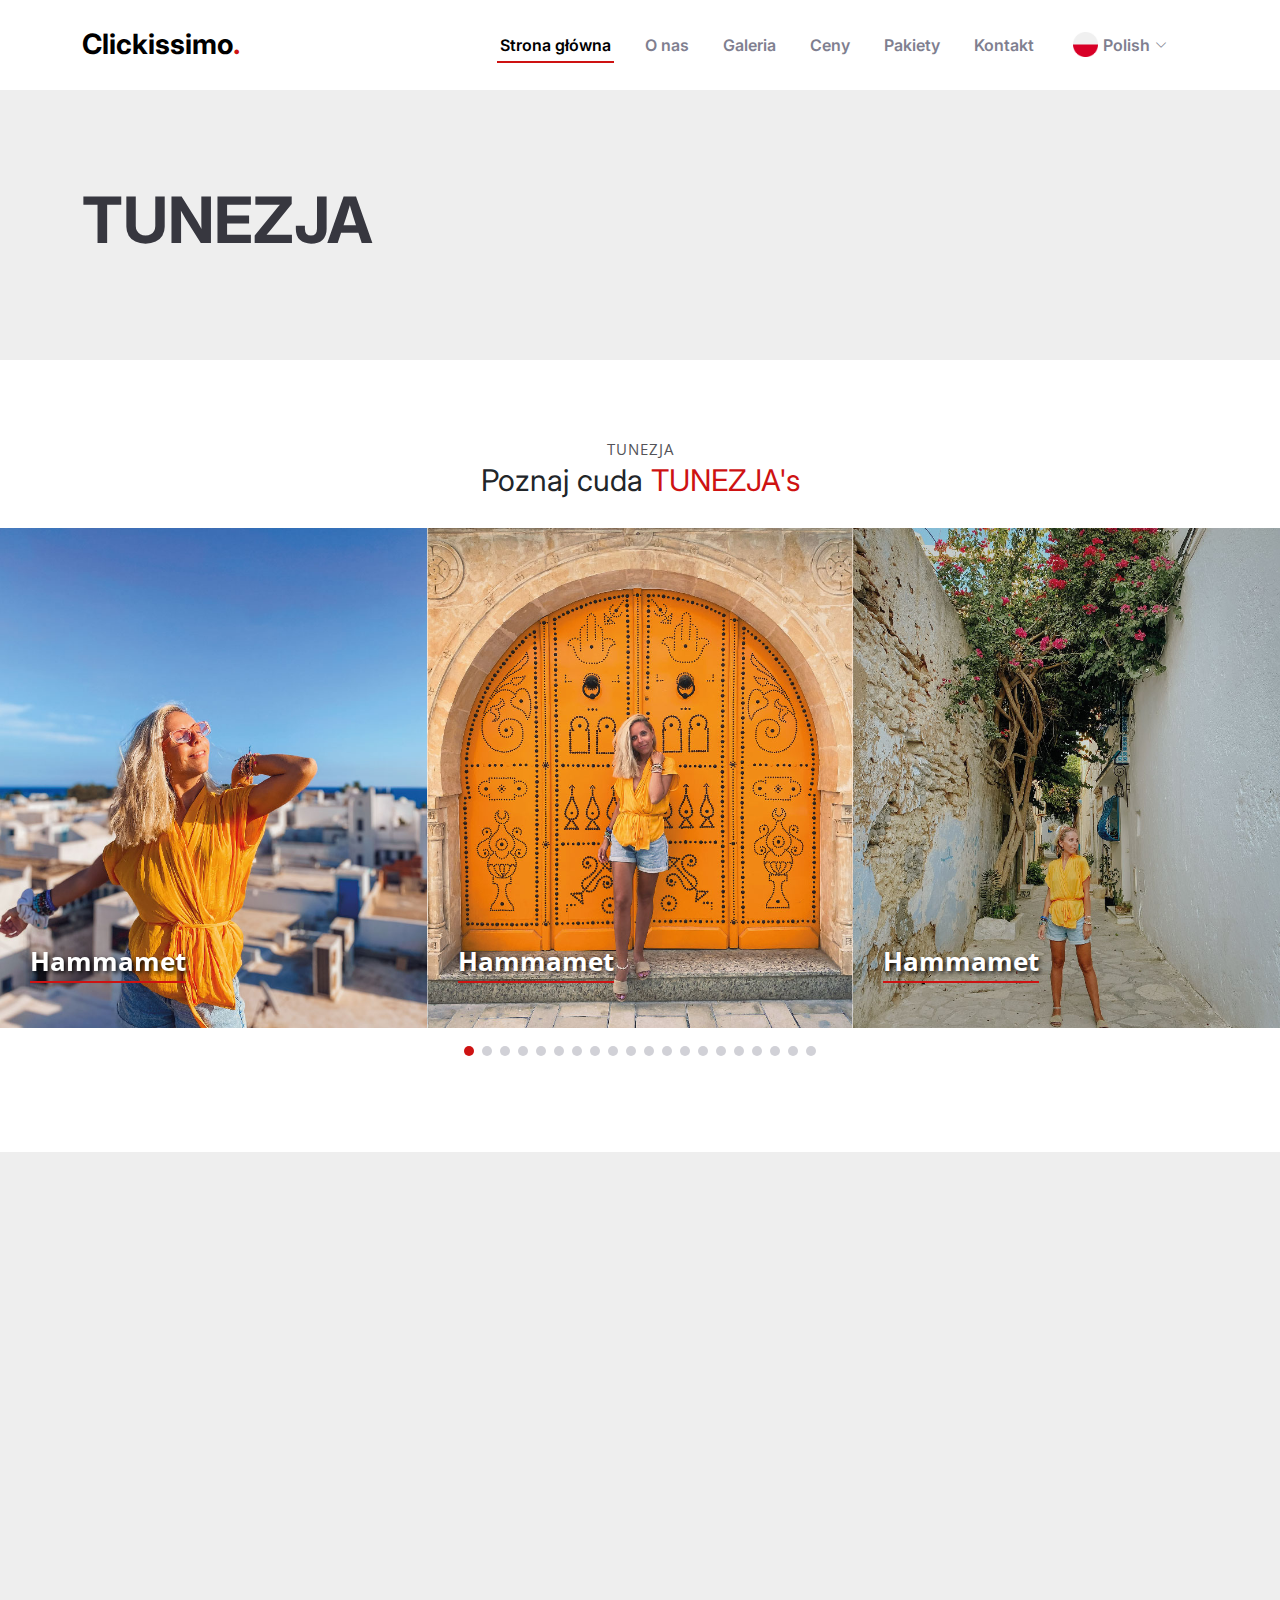
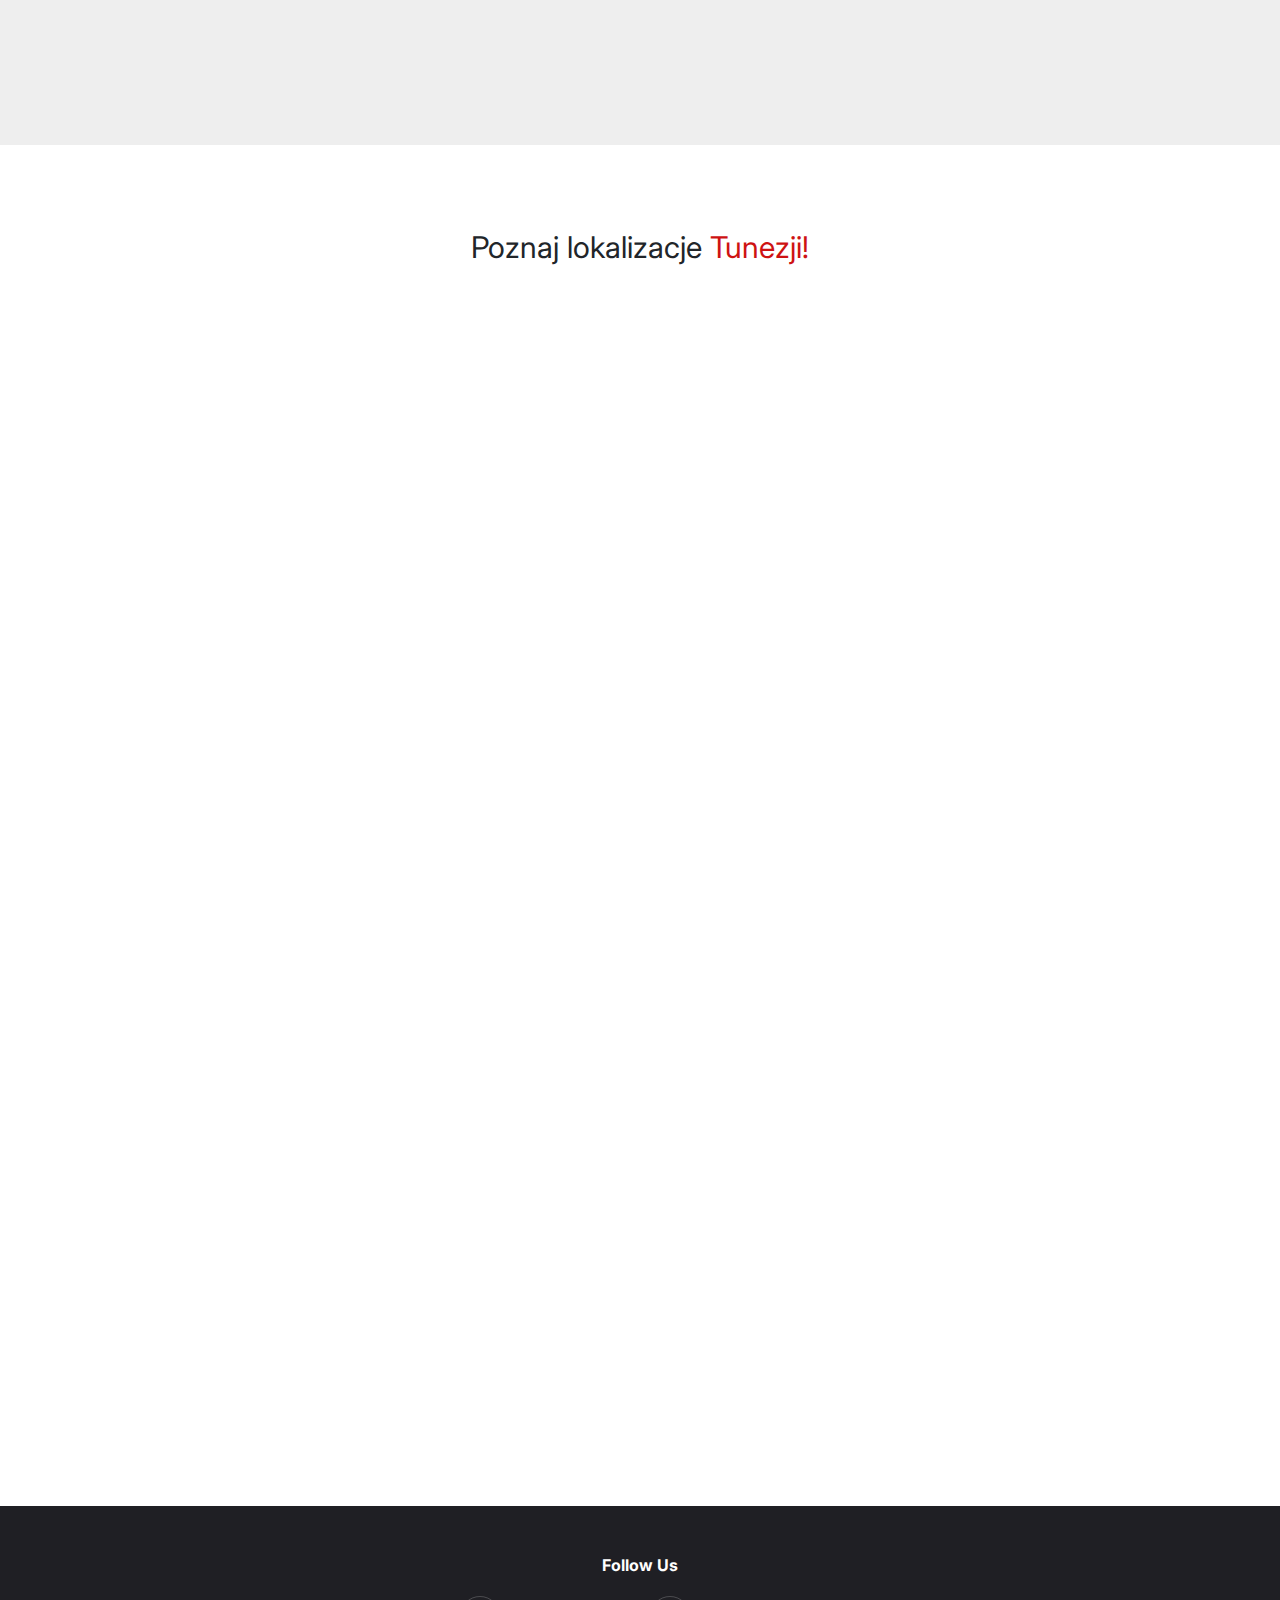
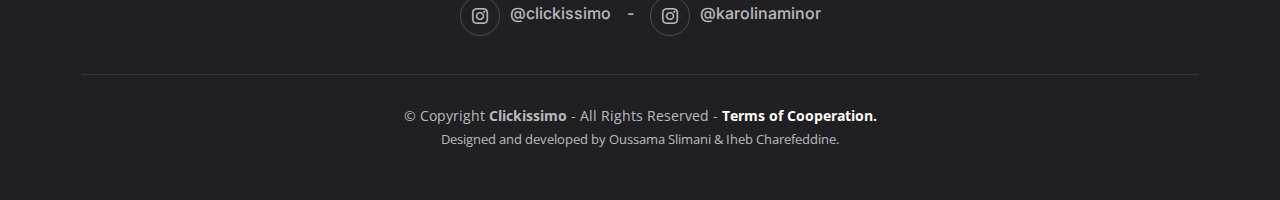
<file: polish_version/tunisia.html>
<!DOCTYPE html>
<html lang="en">
  <head>
    <meta charset="utf-8" />
    <meta content="width=device-width, initial-scale=1.0" name="viewport" />

    <title>Package Details</title>
    <meta
      content="Welcome to Clickissimo, where creativity meets craftsmanship in every click. Founded by the adventurous and visionary Creative Karolina, we specialize in bespoke photo sessions for products and brands, both locally and abroad. "
      name="description"
    />
    <meta
      content="clickissimo, photography, photo sessions, products, brands, bespoke, creativity, craftsmanship, storytelling, community, local photographers, artisans, authentic, visuals, concept, execution, love, artistry."
      name="keywords"
    />

    <!-- Favicons -->
    <link href="../assets/img/logo.png" rel="icon" />

    <!-- Google Fonts -->
    <link rel="preconnect" href="https://fonts.googleapis.com" />
    <link rel="preconnect" href="https://fonts.gstatic.com" crossorigin />
    <link
      href="https://fonts.googleapis.com/css2?family=Open+Sans:ital,wght@0,300;0,400;0,500;0,600;0,700;1,300;1,400;1,600;1,700&family=Amatic+SC:ital,wght@0,300;0,400;0,500;0,600;0,700;1,300;1,400;1,500;1,600;1,700&family=Inter:ital,wght@0,300;0,400;0,500;0,600;0,700;1,300;1,400;1,500;1,600;1,700&display=swap"
      rel="stylesheet"
    />

    <!-- Vendor CSS Files -->
    <link
      href="../assets/vendor/bootstrap/css/bootstrap.min.css"
      rel="stylesheet"
    />
    <link
      href="../assets/vendor/bootstrap-icons/bootstrap-icons.css"
      rel="stylesheet"
    />
    <link href="../assets/vendor/aos/aos.css" rel="stylesheet" />
    <link
      href="../assets/vendor/glightbox/css/glightbox.min.css"
      rel="stylesheet"
    />
    <link
      href="../assets/vendor/swiper/swiper-bundle.min.css"
      rel="stylesheet"
    />

    <!-- Template Main CSS File -->
    <link href="../assets/css/main.css" rel="stylesheet" />
  </head>

  <body>
    <!-- ======= Header ======= -->
    <header id="header" class="header fixed-top d-flex align-items-center">
      <div class="container d-flex align-items-center justify-content-between">
        <a
          href="index.html"
          class="logo d-flex align-items-center me-auto me-lg-0"
        >
          <!-- Uncomment the line below if you also wish to use an image logo -->
          <!-- <img src="../assets/img/logo.png" alt=""> -->
          <h1>Clickissimo<span>.</span></h1>
        </a>

        <nav id="navbar" class="navbar">
          <ul>
            <li><a href="#hero">Strona główna</a></li>
            <li><a href="#about">O nas</a></li>
            <li><a href="index.html#gallery">Galeria</a></li>
            <li><a href="index.html#chefs">Ceny</a></li>
            <li><a href="index.html#menu">Pakiety</a></li>
            <li><a href="index.html#contact">Kontakt</a></li>
            <li class="dropdown">
              <a href="#"
                ><span
                  ><img
                    src="../assets/img/poland.png"
                    alt=""
                    style="width: 35px; padding: 5px" /></span
                >Polish <i class="bi bi-chevron-down dropdown-indicator"></i
              ></a>
              <ul>
                <li>
                  <a href="../tunisia.html"
                    ><img
                      src="../assets/img/united-kingdom.png"
                      alt=""
                      style="width: 35px; padding: 5px"
                    />English</a
                  >
                </li>
              </ul>
            </li>

            <li></li>
          </ul>
        </nav>
        <!-- navbar -->
        <i class="mobile-nav-toggle mobile-nav-show bi bi-list"></i>
        <i class="mobile-nav-toggle mobile-nav-hide d-none bi bi-x"></i>
      </div>
    </header>
    <!-- End Header -->

    <!-- ======= Hero Section ======= -->
    <section id="hero" class="hero d-flex align-items-center section-bg">
      <div class="container">
        <div class="row justify-content-between gy-5">
          <div
            class="col-lg-5 order-1 order-lg-1 d-flex flex-column justify-content-center align-items-center align-items-lg-start text-center text-lg-start"
          >
            <h2 data-aos="fade-up">TUNEZJA</h2>
          </div>
        </div>
      </div>
    </section>
    <!-- ======= End Hero Section ======= -->

    <!-- ======= Events Section ======= -->
    <section id="events" class="events">
      <div class="container-fluid" data-aos="fade-up">
        <div class="section-header">
          <h2>TUNEZJA</h2>
          <p>Poznaj cuda <span>TUNEZJA's </span></p>
        </div>
        <div class="slides-3 swiper" data-aos="fade-up" data-aos-delay="100">
          <div class="swiper-wrapper">
            <div
              class="swiper-slide event-item d-flex flex-column justify-content-end"
              style="
                background-image: url(../assets/img/tunisia/hammamat/h-01.jpg);
              "
            >
              <div class="price align-self-start">Hammamet</div>
            </div>
            <!-- End Event item -->
            <div
              class="swiper-slide event-item d-flex flex-column justify-content-end"
              style="
                background-image: url(../assets/img/tunisia/hammamat/h-02.jpg);
              "
            >
              <div class="price align-self-start">Hammamet</div>
            </div>
            <!-- End Event item -->
            <div
              class="swiper-slide event-item d-flex flex-column justify-content-end"
              style="
                background-image: url(../assets/img/tunisia/hammamat/h-03.jpg);
              "
            >
              <div class="price align-self-start">Hammamet</div>
            </div>
            <!-- End Event item -->
            <div
              class="swiper-slide event-item d-flex flex-column justify-content-end"
              style="
                background-image: url(../assets/img/tunisia/hammamat/h-04.jpg);
              "
            >
              <div class="price align-self-start">Hammamet</div>
            </div>
            <!-- End Event item -->
            <div
              class="swiper-slide event-item d-flex flex-column justify-content-end"
              style="
                background-image: url(../assets/img/tunisia/hammamat/h-05.jpg);
              "
            >
              <div class="price align-self-start">Hammamet</div>
            </div>
            <!-- End Event item -->
            <div
              class="swiper-slide event-item d-flex flex-column justify-content-end"
              style="
                background-image: url(../assets/img/tunisia/hammamat/h-06.jpg);
              "
            >
              <div class="price align-self-start">Hammamet</div>
            </div>
            <!-- End Event item -->

            <div
              class="swiper-slide event-item d-flex flex-column justify-content-end"
              style="
                background-image: url(../assets/img/tunisia/tatwin/t-11.jpg);
              "
            >
              <div class="price align-self-start">Tataouine</div>
            </div>
            <!-- End Event item -->
            <div
              class="swiper-slide event-item d-flex flex-column justify-content-end"
              style="
                background-image: url(../assets/img/tunisia/hammamat/h-08.jpg);
              "
            >
              <div class="price align-self-start">Hammamet</div>
            </div>
            <!-- End Event item -->
            <div
              class="swiper-slide event-item d-flex flex-column justify-content-end"
              style="
                background-image: url(../assets/img/tunisia/hammamat/h-09.jpg);
              "
            >
              <div class="price align-self-start">Hammamet</div>
            </div>
            <!-- End Event item -->
            <div
              class="swiper-slide event-item d-flex flex-column justify-content-end"
              style="
                background-image: url(../assets/img/tunisia/hammamat/h-10.jpg);
              "
            >
              <div class="price align-self-start">Hammamet</div>
            </div>
            <!-- End Event item -->
            <div
              class="swiper-slide event-item d-flex flex-column justify-content-end"
              style="
                background-image: url(../assets/img/tunisia/hammamat/h-07.jpg);
              "
            >
              <div class="price align-self-start">Hammamet</div>
            </div>
            <!-- End Event item -->

            <div
              class="swiper-slide event-item d-flex flex-column justify-content-end"
              style="
                background-image: url(../assets/img/tunisia/tatwin/t-15.jpg);
              "
            >
              <div class="price align-self-start">Tataouine</div>
            </div>
            <!-- End Event item -->
            <div
              class="swiper-slide event-item d-flex flex-column justify-content-end"
              style="
                background-image: url(../assets/img/tunisia/tatwin/t-12.jpg);
              "
            >
              <div class="price align-self-start">Tataouine</div>
            </div>
            <!-- End Event item -->

            <div
              class="swiper-slide event-item d-flex flex-column justify-content-end"
              style="
                background-image: url(../assets/img/tunisia/tatwin/t-14.jpg);
              "
            >
              <div class="price align-self-start">Tataouine</div>
            </div>
            <!-- End Event item -->

            <div
              class="swiper-slide event-item d-flex flex-column justify-content-end"
              style="
                background-image: url(../assets/img/tunisia/tatwin/t-16.jpg);
              "
            >
              <div class="price align-self-start">Tataouine</div>
            </div>
            <!-- End Event item -->
            <div
              class="swiper-slide event-item d-flex flex-column justify-content-end"
              style="
                background-image: url(../assets/img/tunisia/touzer/to-17.jpg);
              "
            >
              <div class="price align-self-start">Touzer</div>
              <p class="description align-self-end">Source: internet</p>
            </div>
            <!-- End Event item -->
            <div
              class="swiper-slide event-item d-flex flex-column justify-content-end"
              style="
                background-image: url(../assets/img/tunisia/touzer/to-18.jpg);
              "
            >
              <div class="price align-self-start">Touzer</div>
              <p class="description align-self-end">Source: internet</p>
            </div>
            <!-- End Event item -->
            <div
              class="swiper-slide event-item d-flex flex-column justify-content-end"
              style="
                background-image: url(../assets/img/tunisia/tatwin/t-13.jpg);
              "
            >
              <div class="price align-self-start">Tataouine</div>
            </div>
            <!-- End Event item -->
            <div
              class="swiper-slide event-item d-flex flex-column justify-content-end"
              style="
                background-image: url(../assets/img/tunisia/touzer/to-19.jpg);
              "
            >
              <div class="price align-self-start">Touzer</div>
              <p class="description align-self-end">Source: internet</p>
            </div>
            <!-- End Event item -->

            <div
              class="swiper-slide event-item d-flex flex-column justify-content-end"
              style="
                background-image: url(../assets/img/tunisia/touzer/to-21.jpg);
              "
            >
              <div class="price align-self-start">Touzer</div>
              <p class="description align-self-end">Source: internet</p>
            </div>
            <!-- End Event item -->
          </div>
          <div class="swiper-pagination"></div>
        </div>
      </div>
    </section>
    <!-- End Events Section -->

    <!-- ======= details Section ======= -->
    <section id="details" class="details section-bg">
      <div class="container" data-aos="fade-up">
        <div class="section-header">
          <p>Poznaj pakiety <span>Tunezji!</span></p>
        </div>
        <div class="row gy-4">
          <div class="d-flex align-items-center">
            <div class="row gy-4">
              <div class="col-xl-3" data-aos="fade-up" data-aos-delay="200">
                <div
                  class="icon-box d-flex flex-column justify-content-center align-items-center"
                >
                  <i class="bi bi-1-circle"></i>
                  <h4>Quick Shot</h4>
                  <p>10 zdjęć + 1 reel + 1 lokalizacja</p>
                  <p class="price">300 EUR</p>
                </div>
              </div>
              <!-- End Icon Box -->
              <div class="col-xl-3" data-aos="fade-up" data-aos-delay="200">
                <div
                  class="icon-box d-flex flex-column justify-content-center align-items-center"
                >
                  <i class="bi bi-2-circle"></i>
                  <h4>Little Instagram</h4>
                  <p>25 zdjęć (iPhone 14 Pro) + 1 reel + 2 lokalizacje</p>
                  <p class="price">400 EUR</p>
                </div>
              </div>
              <!-- End Icon Box -->
              <div class="col-xl-3" data-aos="fade-up" data-aos-delay="200">
                <div
                  class="icon-box d-flex flex-column justify-content-center align-items-center"
                >
                  <i class="bi bi-3-circle"></i>
                  <h4>The Further Into The Forest</h4>
                  <p>15 zdjęć + 2 reels + 1 lokalizacja</p>
                  <p class="price">450 EUR</p>
                </div>
              </div>
              <!-- End Icon Box -->
              <div class="col-xl-3" data-aos="fade-up" data-aos-delay="200">
                <div
                  class="icon-box d-flex flex-column justify-content-center align-items-center"
                >
                  <i class="bi bi-4-circle"></i>
                  <h4>All You Need</h4>
                  <p>25 zdjęć + 2 reels + 2 lokalizacje</p>
                  <p class="price">650 EUR</p>
                </div>
              </div>
              <!-- End Icon Box -->
            </div>
          </div>
        </div>
      </div>
    </section>
    <!-- details Us Section -->

    <!-- ======= Locations Start ======= -->
    <section class="faq">
      <div class="container">
        <div
          class="mx-auto text-center wow fadeIn"
          data-wow-delay="0.1s"
          style="max-width: 500px"
        >
          <div class="section-header">
            <p>Poznaj lokalizacje <span>Tunezji!</span></p>
          </div>
        </div>
        <div class="row justify-content-between gy-5 pt-2">
          <div
            class="col-lg-5 order-1 order-lg-1 d-flex flex-column justify-content-center align-items-center align-items-lg-start text-center text-lg-start"
          >
            <h3 data-aos="fade-up">Hammamet</h3>
            <p data-aos="fade-up" data-aos-delay="100">
              Miejsce niezwykle romantyczne, gdzie biel miesza się z kolorami o
              zintensyfikowanych barwach wzmocnionych palącym tunezyjskim
              słońcem. Przechadzając się uliczkami tego niezwykłego miasteczka,
              u którego stóp, rozbijają się fale morza Śródziemnego, możemy
              natknąć się na niezliczoną ilość kolorowych drzwi i arabskich
              elementów. Na miejscu znajduje się wiele willi z widokiem na
              morze, sprawiających, że zdjęcia i filmy powstaną delikatne i
              utrzymane w przyjemnej dla zmysłów estetyce. Dla wprawnego oka nie
              będzie to łamigłówka odgadnąć, że miejsce łudząco przypomina
              Santorini.
            </p>
          </div>
          <div class="col-lg-5 order-2 order-lg-2 text-center text-lg-start">
            <h3 data-aos="fade-up">Tataouine</h3>
            <p data-aos="fade-up" data-aos-delay="100">
              Pustynia, palące słońce i piaskowe kolory berberskich domków. Ten
              spot upatrzyli sobie producenci Gwiezdnych Wojen, jako miejsce z
              innej galaktyki. Lokalizacja z pazurem, inna niż wszystkie, gdzie
              wodze fantazji mogą wręcz fruwać w powietrzu. Dla osób, które
              szukają niekonwencjonalnych i oryginalnych scenerii na pewno na
              dłużej zatrzymają tutaj swoją uwagę.
            </p>
          </div>
          <div
            class="col-lg-5 order-3 order-lg-3 d-flex flex-column justify-content-center align-items-center align-items-lg-start text-center text-lg-start"
          >
            <h3 data-aos="fade-up">Touzer</h3>
            <p data-aos="fade-up" data-aos-delay="100">
              Oaza. Tego jeszcze tutaj nie było. Palmy. One też mają swoją
              premierę. Przepiękne hotele utrzymane w arabskim stylu.
              Niesamowite zachody słońca. Hipnotyzujące scenerie, magia
              roztaczająca się w powietrzu i ten północno afrykański pazur. Dla
              osób poszukujących klimatu jak z Vogue’a, ale jednocześnie
              zmysłowych. Będzie dużo budynków, architektury, więc znajdzie się
              coś poza tym co natura dała, a pomógł jej człowiek.
            </p>
          </div>
        </div>
      </div>
    </section>
    <!-- ======= Locations END ======= -->

    <!-- ======= Contact Section ======= -->
    <section id="contact" class="contact">
      <div class="container" data-aos="fade-up">
        <div class="section-header">
          <h2>KONTAKT</h2>
          <p>Potrzebujesz pomocy? <span>Skontaktuj się z nami</span></p>
        </div>

        <div class="row gy-4">
          <div class="col-md-6">
            <div class="info-item d-flex align-items-center">
              <i class="icon bi bi-map flex-shrink-0"></i>
              <div>
                <h3>Nasz adres</h3>
                <p>CLICKISSIMO LTD, Makedonia 88/4, 9000 Varna</p>
              </div>
            </div>
          </div>
          <!-- End Info Item -->

          <div class="col-md-6">
            <div class="info-item d-flex align-items-center">
              <i class="icon bi bi-envelope flex-shrink-0"></i>
              <div>
                <h3>Napisz do nas</h3>
                <p>contact.cliskissimo@gmail.com</p>
              </div>
            </div>
          </div>
          <!-- End Info Item -->

          <div class="col-md-6">
            <div class="info-item d-flex align-items-center">
              <i class="icon bi bi-telephone flex-shrink-0"></i>
              <div>
                <h3>Zadzwoń do nas</h3>
                <p>+ 48 698 757 633</p>
              </div>
            </div>
          </div>
          <!-- End Info Item -->

          <div class="col-md-6">
            <div class="info-item d-flex align-items-center">
              <i class="icon bi bi-share flex-shrink-0"></i>
              <div>
                <h3>Blustat</h3>
                <p>207638872</p>
              </div>
            </div>
          </div>
          <!-- End Info Item -->
        </div>
      </div>
    </section>
    <!-- End Contact Section -->

    <!-- ======= Footer ======= -->
    <footer id="footer" class="footer">
      <div class="container d-flex text-center d-flex justify-content-center">
        <div class="row">
          <div class="footer-links">
            <h4>Follow Us</h4>
            <div class="social-links d-flex">
              <div class="d-flex justify-content-center p-2">
                <a
                  href="https://www.instagram.com/clickissimo/"
                  class="instagram"
                  ><i class="bi bi-instagram"></i
                ></a>
                <h6 class="mt-2">@clickissimo</h6>
              </div>
              <div class="d-flex justify-content-center p-2">
                <h6 class="mt-2">-</h6>
              </div>
              <div class="d-flex justify-content-center p-2">
                <a
                  href="https://www.instagram.com/karolinaminor/"
                  class="instagram"
                  ><i class="bi bi-instagram"></i
                ></a>
                <h6 class="mt-2">@karolinaminor</h6>
              </div>
            </div>
          </div>
        </div>
      </div>

      <div class="container">
        <div class="copyright">
          &copy; Copyright <strong><span>Clickissimo</span></strong> - All
          Rights Reserved -
          <a href="#terms" data-toggle="modal" data-target="#terms">
            Terms of Cooperation.
          </a>
        </div>
        <div class="credits">
          Designed and developed by Oussama Slimani & Iheb Charefeddine.
        </div>
      </div>
    </footer>
    <!-- End Footer -->

    <!-- Terms of Cooperation Model -->
    <div
      class="modal fade"
      id="terms"
      tabindex="-1"
      role="dialog"
      aria-labelledby="termsLabel"
      aria-hidden="true"
    >
      <div class="modal-dialog modal-xl" role="document">
        <div class="modal-content">
          <div class="modal-header">
            <h5 class="modal-title">Warunki współpracy</h5>
            <!-- <button
                  type="button"
                  class="btn-close"
                  data-bs-dismiss="modal"
                  aria-label="Close"
                ></button> -->
          </div>
          <div class="modal-body">
            <ol>
              <li class="pb-2">
                Każda paczka z produktami musi zawierać dołączoną listę
                produktów z datą i podpisem. Lista zostaje odesłana po
                zakończeniu sesji wraz z podpisem osoby zwracającej, świadcząca
                o kompletności zwracanej paczki.
              </li>
              <li class="pb-2">
                Adres do wysyłki produktów: <br />Osiek 123a, 32-300 OLKUSZ,
                POLSKA
              </li>
              <li class="pb-2">
                Za ślady użytkowania, wynikające z wykorzystania produktów
                podczas sesji nie odpowiada wykonawca.
              </li>
              <li class="pb-2">
                Czas dostarczenia zdjęć i materiałów video nie może przekroczyć
                45 dni, chyba że z nieprzewidzianych przyczyn czas będzie musiał
                ulec wydłużeniu, o czym Klient zostanie poinformowany.
              </li>
              <li class="pb-2">
                W pakiecie długość jednego reel nie przekracza 30 sekund,
                drugiego 15 sekund. Reels poza pakietem do 30 sekund.
              </li>
              <li class="pb-2">
                Każdy pakiet, ze względu na konkurencyjne ceny dla jednego
                Klienta, będzie zorganizowany przy minimalnej liczbie Klientów -
                6.
              </li>
              <li class="pb-2">
                Wszystkie zdjęcia są wykonywane za pomocą profesjonalnego
                aparatu, z wyjątkiem pakietu LIITLE INSTAGRAM, gdzie wykonywane
                są za pomocą iPhone 14 Pro.
              </li>
              <li class="pb-2">Reels wykonywane przy pomocy iPhone 14 Pro.</li>
              <li class="pb-2">
                Zdjęcia wykonywane są przez lokalnych fotografów i współpracy z
                lokalnymi modelami, którzy nie są profesjonalistami.
              </li>
              <li class="pb-2">
                Produkty odsyłane są do tygodnia od momentu zakończenia sesji
                zdjęciowej.
              </li>
              <li class="pb-2">
                Jeśli w pakiecie pojawia się cały kraj bez wskazania miejsca o
                lokalizacji decyduje Klient i uzgadnia to z Wykonawcą projektu.
              </li>
              <li class="pb-2">
                Zdjęcia mogą być wykorzystane na social mediach Wykonawcy.
              </li>
              <li class="pb-2">
                Dane do przelewu za zakupiony pakiet:
                <br />IBAN: BG47STSA93000030501864, BIC: STSABGSF
              </li>
              <li class="pb-2">
                Klient zakupujący usługę godzi się na powyższe warunki.
              </li>
            </ol>
          </div>
        </div>
      </div>
    </div>
    <!-- Terms of Cooperation Model -->

    <a
      href="#"
      class="scroll-top d-flex align-items-center justify-content-center"
      ><i class="bi bi-arrow-up-short"></i
    ></a>

    <div id="preloader"></div>

    <!-- Vendor JS Files -->
    <script src="https://code.jquery.com/jquery-3.5.1.slim.min.js"></script>
    <script src="https://stackpath.bootstrapcdn.com/bootstrap/4.5.2/js/bootstrap.min.js"></script>
    <script src="../assets/vendor/bootstrap/js/bootstrap.bundle.min.js"></script>
    <script src="../assets/vendor/aos/aos.js"></script>
    <script src="../assets/vendor/glightbox/js/glightbox.min.js"></script>
    <script src="../assets/vendor/purecounter/purecounter_vanilla.js"></script>
    <script src="../assets/vendor/swiper/swiper-bundle.min.js"></script>
    <script src="../assets/vendor/php-email-form/validate.js"></script>

    <!-- Template Main JS File -->
    <script src="../assets/js/main.js"></script>
  </body>
</html>
</file>
<file: assets/css/main.css>
/**
* Template Name: Yummy
* Updated: Sep 18 2023 with Bootstrap v5.3.2
* Template URL: https://bootstrapmade.com/yummy-bootstrap-restaurant-website-template/
* Author: BootstrapMade.com
* License: https://bootstrapmade.com/license/
*/

/*--------------------------------------------------------------
# Set main reusable colors and fonts using CSS variables
# Learn more about CSS variables at https://developer.mozilla.org/en-US/docs/Web/CSS/Using_CSS_custom_properties
--------------------------------------------------------------*/
/* Fonts */
:root {
  --font-default: "Open Sans", system-ui, -apple-system, "Segoe UI", Roboto,
    "Helvetica Neue", Arial, "Noto Sans", "Liberation Sans", sans-serif,
    "Apple Color Emoji", "Segoe UI Emoji", "Segoe UI Symbol", "Noto Color Emoji";
  --font-primary: "Inter", sans-serif;
  --font-secondary: "Inter", sans-serif;
}

/* Colors */
:root {
  --color-default: #212529;
  --color-primary: #ce1212;
  --color-secondary: #37373f;
}

/* Smooth scroll behavior */
:root {
  scroll-behavior: smooth;
}

/*--------------------------------------------------------------
# General
--------------------------------------------------------------*/
body {
  font-family: var(--font-default);
  color: var(--color-default);
}

a {
  color: var(--color-primary);
  text-decoration: none;
}

a:hover {
  color: #ec2727;
  text-decoration: none;
}

h1,
h2,
h3,
h4,
h5,
h6 {
  font-family: var(--font-secondary);
}

/*--------------------------------------------------------------
# Sections & Section Header
--------------------------------------------------------------*/
section {
  overflow: hidden;
  padding: 80px 0;
}

.section-bg {
  background-color: #eee;
}

.section-header {
  text-align: center;
  padding-bottom: 25px;
}

.section-header h2 {
  font-size: 15px;
  letter-spacing: 1px;
  font-weight: 400;
  margin: 0;
  padding: 0;
  color: #535358;
  text-transform: uppercase;
  font-family: var(--font-default);
}

.section-header p {
  margin: 0;
  font-size: 30px;
  font-weight: 400;
  font-family: var(--font-primary);
}

.section-header p span {
  color: var(--color-primary);
}

@media (max-width: 990px) {
  .section-header p {
    font-size: 30px;
    font-weight: 400;
  }
  .section {
    padding: 40px 0;
  }
}

/*--------------------------------------------------------------
# Breadcrumbs
--------------------------------------------------------------*/
.breadcrumbs {
  padding: 15px 0;
  background: rgba(55, 55, 63, 0.05);
  margin-top: 90px;
}

@media (max-width: 575px) {
  .breadcrumbs {
    margin-top: 70px;
  }
}

.breadcrumbs h2 {
  font-size: 24px;
  font-weight: 400;
  margin: 0;
}

.breadcrumbs ol {
  display: flex;
  flex-wrap: wrap;
  list-style: none;
  padding: 0;
  margin: 0;
  font-size: 14px;
}

.breadcrumbs ol li + li {
  padding-left: 10px;
}

.breadcrumbs ol li + li::before {
  display: inline-block;
  padding-right: 10px;
  color: #676775;
  content: "/";
}

@media (max-width: 992px) {
  .breadcrumbs .d-flex {
    display: block !important;
  }

  .breadcrumbs h2 {
    margin-bottom: 10px;
  }

  .breadcrumbs ol {
    display: block;
  }

  .breadcrumbs ol li {
    display: inline-block;
  }
}

/*--------------------------------------------------------------
# Scroll top button
--------------------------------------------------------------*/
.scroll-top {
  position: fixed;
  visibility: hidden;
  opacity: 0;
  right: 15px;
  bottom: 15px;
  z-index: 99999;
  background: var(--color-primary);
  width: 44px;
  height: 44px;
  border-radius: 50px;
  transition: all 0.4s;
}

.scroll-top i {
  font-size: 24px;
  color: #fff;
  line-height: 0;
}

.scroll-top:hover {
  background: #ec2727;
  color: #fff;
}

.scroll-top.active {
  visibility: visible;
  opacity: 1;
}

/*--------------------------------------------------------------
# Preloader
--------------------------------------------------------------*/
#preloader {
  position: fixed;
  inset: 0;
  z-index: 9999;
  overflow: hidden;
  background: #fff;
  transition: all 0.6s ease-out;
  width: 100%;
  height: 100vh;
}

#preloader:before,
#preloader:after {
  content: "";
  position: absolute;
  border: 4px solid var(--color-primary);
  border-radius: 50%;
  animation: animate-preloader 2s cubic-bezier(0, 0.2, 0.8, 1) infinite;
}

#preloader:after {
  animation-delay: -0.5s;
}

@keyframes animate-preloader {
  0% {
    width: 10px;
    height: 10px;
    top: calc(50% - 5px);
    left: calc(50% - 5px);
    opacity: 1;
  }

  100% {
    width: 72px;
    height: 72px;
    top: calc(50% - 36px);
    left: calc(50% - 36px);
    opacity: 0;
  }
}

/*--------------------------------------------------------------
# Disable aos animation delay on mobile devices
--------------------------------------------------------------*/
@media screen and (max-width: 768px) {
  [data-aos-delay] {
    transition-delay: 0 !important;
  }
}

/*--------------------------------------------------------------
# Header
--------------------------------------------------------------*/
.header {
  background: #fff;
  transition: all 0.5s;
  z-index: 997;
  height: 90px;
  border-bottom: 1px solid #fff;
}

@media (max-width: 575px) {
  .header {
    height: 70px;
  }
}

.header.sticked {
  border-color: #fff;
  border-color: #eee;
}

.header .logo img {
  max-height: 40px;
  margin-right: 6px;
}

.header .logo h1 {
  font-size: 28px;
  font-weight: 700;
  color: #000;
  margin: 0;
  font-family: var(--font-secondary);
}

.header .logo h1 span {
  color: var(--color-primary);
}

.header .btn-book-a-table,
.header .btn-book-a-table:focus {
  font-size: 14px;
  color: #fff;
  background: var(--color-primary);
  padding: 8px 20px;
  margin-left: 30px;
  border-radius: 50px;
  transition: 0.3s;
}

.header .btn-book-a-table:hover,
.header .btn-book-a-table:focus:hover {
  color: #fff;
  background: rgba(206, 18, 18, 0.8);
}

section {
  scroll-margin-top: 90px;
}

/*--------------------------------------------------------------
# Desktop Navigation
--------------------------------------------------------------*/
@media (min-width: 1280px) {
  .navbar {
    padding: 0;
  }

  .navbar ul {
    margin: 0;
    padding: 0;
    display: flex;
    list-style: none;
    align-items: center;
  }

  .navbar li {
    position: relative;
  }

  .navbar > ul > li {
    white-space: nowrap;
    padding: 10px 0 10px 28px;
  }

  .navbar a,
  .navbar a:focus {
    display: flex;
    align-items: center;
    justify-content: space-between;
    padding: 0 3px;
    font-family: var(--font-secondary);
    font-size: 16px;
    font-weight: 600;
    color: #7f7f90;
    white-space: nowrap;
    transition: 0.3s;
    position: relative;
  }

  .navbar a i,
  .navbar a:focus i {
    font-size: 12px;
    line-height: 0;
    margin-left: 5px;
  }

  .navbar > ul > li > a:before {
    content: "";
    position: absolute;
    width: 100%;
    height: 2px;
    bottom: -6px;
    left: 0;
    background-color: var(--color-primary);
    visibility: hidden;
    width: 0px;
    transition: all 0.3s ease-in-out 0s;
  }

  .navbar a:hover:before,
  .navbar li:hover > a:before,
  .navbar .active:before {
    visibility: visible;
    width: 100%;
  }

  .navbar a:hover,
  .navbar .active,
  .navbar .active:focus,
  .navbar li:hover > a {
    color: #000;
  }

  .navbar .dropdown ul {
    display: block;
    position: absolute;
    left: 28px;
    top: calc(100% + 30px);
    margin: 0;
    padding: 10px 0;
    z-index: 99;
    opacity: 0;
    visibility: hidden;
    background: #fff;
    box-shadow: 0px 0px 30px rgba(127, 137, 161, 0.25);
    transition: 0.3s;
    border-radius: 4px;
  }

  .navbar .dropdown ul a {
    padding: 10px 20px;
    font-size: 15px;
    text-transform: none;
    font-weight: 600;
  }

  .navbar .dropdown ul a i {
    font-size: 12px;
  }

  .navbar .dropdown ul a:hover,
  .navbar .dropdown ul .active:hover,
  .navbar .dropdown ul li:hover > a {
    color: var(--color-primary);
  }

  .navbar .dropdown:hover > ul {
    opacity: 1;
    top: 100%;
    visibility: visible;
  }

  .navbar .dropdown .dropdown ul {
    top: 0;
    left: calc(100% - 30px);
    visibility: hidden;
  }

  .navbar .dropdown .dropdown:hover > ul {
    opacity: 1;
    top: 0;
    left: 100%;
    visibility: visible;
  }
}

@media (min-width: 1280px) and (max-width: 1366px) {
  .navbar .dropdown .dropdown ul {
    left: -90%;
  }

  .navbar .dropdown .dropdown:hover > ul {
    left: -100%;
  }
}

@media (min-width: 1280px) {
  .mobile-nav-show,
  .mobile-nav-hide {
    display: none;
  }
}

/*--------------------------------------------------------------
# Mobile Navigation
--------------------------------------------------------------*/
@media (max-width: 1279px) {
  .navbar {
    position: fixed;
    top: 0;
    right: -100%;
    width: 100%;
    max-width: 400px;
    border-left: 1px solid #666;
    bottom: 0;
    transition: 0.3s;
    z-index: 9997;
  }

  .navbar ul {
    position: absolute;
    inset: 0;
    padding: 50px 0 10px 0;
    margin: 0;
    background: rgba(255, 255, 255, 0.9);
    overflow-y: auto;
    transition: 0.3s;
    z-index: 9998;
  }

  .navbar a,
  .navbar a:focus {
    display: flex;
    align-items: center;
    justify-content: space-between;
    padding: 10px 20px;
    font-family: var(--font-secondary);
    border-bottom: 2px solid rgba(255, 255, 255, 0.8);
    font-size: 16px;
    font-weight: 600;
    color: #7f7f90;
    white-space: nowrap;
    transition: 0.3s;
  }

  .navbar a i,
  .navbar a:focus i {
    font-size: 12px;
    line-height: 0;
    margin-left: 5px;
  }

  .navbar a:hover,
  .navbar li:hover > a {
    color: #000;
  }

  .navbar .active,
  .navbar .active:focus {
    color: #000;
    border-color: var(--color-primary);
  }

  .navbar .dropdown ul,
  .navbar .dropdown .dropdown ul {
    position: static;
    display: none;
    padding: 10px 0;
    margin: 10px 20px;
    transition: all 0.5s ease-in-out;
    border: 1px solid #eee;
  }

  .navbar .dropdown > .dropdown-active,
  .navbar .dropdown .dropdown > .dropdown-active {
    display: block;
  }

  .mobile-nav-show {
    color: var(--color-secondary);
    font-size: 28px;
    cursor: pointer;
    line-height: 0;
    transition: 0.5s;
    z-index: 9999;
    margin: 0 10px 0 20px;
  }

  .mobile-nav-hide {
    color: var(--color-secondary);
    font-size: 32px;
    cursor: pointer;
    line-height: 0;
    transition: 0.5s;
    position: fixed;
    right: 20px;
    top: 20px;
    z-index: 9999;
  }

  .mobile-nav-active {
    overflow: hidden;
  }

  .mobile-nav-active .navbar {
    right: 0;
  }

  .mobile-nav-active .navbar:before {
    content: "";
    position: fixed;
    inset: 0;
    background: rgba(255, 255, 255, 0.8);
    z-index: 9996;
  }
}

/*--------------------------------------------------------------
# About Section

.about .about-img {
  min-height: 500px;
}

.about h3 {
  font-weight: 700;
  font-size: 36px;
  margin-bottom: 30px;
  font-family: var(--font-secondary);
}

.about .call-us {
  left: 10%;
  right: 10%;
  bottom: 10%;
  background-color: #fff;
  box-shadow: 0px 2px 25px rgba(0, 0, 0, 0.08);
  padding: 20px;
  text-align: center;
}

.about .call-us h4 {
  font-size: 24px;
  font-weight: 700;
  margin-bottom: 5px;
  font-family: var(--font-default);
}

.about .call-us p {
  font-size: 28px;
  font-weight: 700;
  color: var(--color-primary);
}

.about .content ul {
  list-style: none;
  padding: 0;
}

.about .content ul li {
  padding: 0 0 8px 26px;
  position: relative;
}

.about .content ul i {
  position: absolute;
  font-size: 20px;
  left: 0;
  top: -3px;
  color: var(--color-primary);
}

.about .content p:last-child {
  margin-bottom: 0;
}

.about .play-btn {
  width: 94px;
  height: 94px;
  background: radial-gradient(
    var(--color-primary) 50%,
    rgba(206, 18, 18, 0.4) 52%
  );
  border-radius: 50%;
  display: block;
  position: absolute;
  left: calc(50% - 47px);
  top: calc(50% - 47px);
  overflow: hidden;
}

.about .play-btn:before {
  content: "";
  position: absolute;
  width: 120px;
  height: 120px;
  animation-delay: 0s;
  animation: pulsate-btn 2s;
  animation-direction: forwards;
  animation-iteration-count: infinite;
  animation-timing-function: steps;
  opacity: 1;
  border-radius: 50%;
  border: 5px solid rgba(206, 18, 18, 0.7);
  top: -15%;
  left: -15%;
  background: rgba(198, 16, 0, 0);
}

.about .play-btn:after {
  content: "";
  position: absolute;
  left: 50%;
  top: 50%;
  transform: translateX(-40%) translateY(-50%);
  width: 0;
  height: 0;
  border-top: 10px solid transparent;
  border-bottom: 10px solid transparent;
  border-left: 15px solid #fff;
  z-index: 100;
  transition: all 400ms cubic-bezier(0.55, 0.055, 0.675, 0.19);
}

.about .play-btn:hover:before {
  content: "";
  position: absolute;
  left: 50%;
  top: 50%;
  transform: translateX(-40%) translateY(-50%);
  width: 0;
  height: 0;
  border: none;
  border-top: 10px solid transparent;
  border-bottom: 10px solid transparent;
  border-left: 15px solid #fff;
  z-index: 200;
  animation: none;
  border-radius: 0;
}

.about .play-btn:hover:after {
  border-left: 15px solid var(--color-primary);
  transform: scale(20);
}

@keyframes pulsate-btn {
  0% {
    transform: scale(0.6, 0.6);
    opacity: 1;
  }

  100% {
    transform: scale(1, 1);
    opacity: 0;
  }
}
--------------------------------------------------------------*/

/*--------------------------------------------------------------
# About Section
--------------------------------------------------------------*/
.about .about-img {
  position: relative;
  margin: 60px 0 0 60px;
}

.about .about-img:before {
  position: absolute;
  inset: -60px 0 0 -60px;
  z-index: -1;
  content: "";
  background: url("../img/about-bg.png") top left;
  background-repeat: no-repeat;
}

@media (max-width: 575px) {
  .about .about-img {
    margin: 30px 0 0 30px;
  }

  .about .about-img:before {
    inset: -30px 0 0 -30px;
  }
}

.about h3 {
  color: var(--color-secondary);
  font-family: var(--font-secondary);
  font-weight: 300;
  font-size: 32px;
  margin-bottom: 20px;
}

@media (max-width: 768px) {
  .about h3 {
    font-size: 28px;
  }
}

.about .nav-pills {
  border-bottom: 1px solid rgba(var(--color-secondary-rgb), 0.2);
}

.about .nav-pills li + li {
  margin-left: 40px;
}

.about .nav-link {
  background: none;
  font-size: 18px;
  font-weight: 400;
  color: var(--color-secondary);
  padding: 12px 0;
  margin-bottom: -2px;
  border-radius: 0;
  font-family: var(--font-secondary);
}

.about .nav-link.active {
  color: var(--color-primary);
  background: none;
  border-bottom: 3px solid var(--color-primary);
}

@media (max-width: 575px) {
  .about .nav-link {
    font-size: 16px;
  }
}

.about .tab-content h4 {
  font-size: 18px;
  margin: 0;
  font-weight: 700;
  color: var(--color-secondary);
}

.about .tab-content i {
  font-size: 22px;
  line-height: 0;
  margin-right: 8px;
  color: var(--color-primary);
}
/*--------------------------------------------------------------
# Why Us Section
--------------------------------------------------------------*/
.why-us .why-box {
  padding: 30px;
  background: var(--color-primary);
  color: #fff;
}

.why-us .why-box h3 {
  font-weight: 700;
  font-size: 34px;
  margin-bottom: 30px;
}

.why-us .why-box p {
  margin-bottom: 30px;
}

.why-us .why-box .more-btn {
  display: inline-block;
  background: rgba(255, 255, 255, 0.3);
  padding: 6px 30px 8px 30px;
  color: #fff;
  border-radius: 50px;
  transition: all ease-in-out 0.4s;
}

.why-us .why-box .more-btn i {
  font-size: 14px;
}

.why-us .why-box .more-btn:hover {
  color: var(--color-primary);
  background: #fff;
}

.why-us .icon-box {
  text-align: center;
  background: #fff;
  padding: 40px 30px;
  width: 100%;
  height: 100%;
  border: 1px solid rgba(55, 55, 63, 0.1);
  transition: 0.3s;
}

.why-us .icon-box i {
  color: var(--color-primary);
  margin-bottom: 30px;
  font-size: 32px;
  margin-bottom: 30px;
  background: rgba(206, 18, 18, 0.1);
  border-radius: 50px;
  display: flex;
  align-items: center;
  justify-content: center;
  width: 64px;
  height: 64px;
}

.why-us .icon-box h4 {
  font-size: 20px;
  font-weight: 400;
  margin: 0 0 30px 0;
  font-family: var(--font-secondary);
}

.why-us .icon-box p {
  font-size: 15px;
  color: #6c757d;
}

@media (min-width: 1200px) {
  .why-us .icon-box:hover {
    transform: scale(1.1);
  }
}

/*--------------------------------------------------------------
# Stats Counter Section
--------------------------------------------------------------*/
.stats-counter {
  background: linear-gradient(rgba(0, 0, 0, 0.5), rgba(0, 0, 0, 0.5)),
    url("../img/stats-bg.jpg") center center;
  background-size: cover;
  padding: 100px 0;
}

@media (min-width: 1365px) {
  .stats-counter {
    background-attachment: fixed;
  }
}

.stats-counter .stats-item {
  padding: 30px;
  width: 100%;
}

.stats-counter .stats-item span {
  font-size: 48px;
  display: block;
  color: #fff;
  font-weight: 700;
}

.stats-counter .stats-item p {
  padding: 0;
  margin: 0;
  font-family: var(--font-secondary);
  font-size: 16px;
  font-weight: 700;
  color: rgba(255, 255, 255, 0.6);
}

/*--------------------------------------------------------------
# Menu Section
--------------------------------------------------------------*/
.menu .nav-tabs {
  border: 0;
}

.menu .nav-link {
  margin: 0 10px;
  padding: 10px 5px;
  transition: 0.3s;
  color: var(--color-secondary);
  border-radius: 0;
  cursor: pointer;
  height: 100%;
  border: 0;
  border-bottom: 2px solid #b6b6bf;
}

@media (max-width: 575px) {
  .menu .nav-link {
    margin: 0 10px;
    padding: 10px 0;
  }
}

.menu .nav-link i {
  padding-right: 15px;
  font-size: 48px;
}

.menu .nav-link h4 {
  font-size: 18px;
  font-weight: 400;
  margin: 0;
  font-family: var(--font-secondary);
}

@media (max-width: 575px) {
  .menu .nav-link h4 {
    font-size: 16px;
  }
}

.menu .nav-link:hover {
  color: var(--color-primary);
}

.menu .nav-link.active {
  color: var(--color-primary);
  border-color: var(--color-primary);
}

.menu .tab-content .tab-header {
  padding: 30px 0;
}

.menu .tab-content .tab-header p {
  font-size: 14px;
  text-transform: uppercase;
  color: #676775;
  margin-bottom: 0;
}

.menu .tab-content .tab-header h3 {
  font-size: 36px;
  font-weight: 600;
  color: var(--color-primary);
}

.menu .tab-content .menu-item {
  -moz-text-align-last: center;
  text-align-last: center;
}

.menu .tab-content .menu-item .menu-img {
  padding: 0 60px;
  margin-bottom: 15px;
}

.menu .tab-content .menu-item h4 {
  font-size: 22px;
  font-weight: 500;
  color: var(--color-secondary);
  font-family: var(--font-secondary);
  font-weight: 30px;
  margin-bottom: 5px;
}

.menu .tab-content .menu-item .ingredients {
  font-family: var(--font-secondary);
  color: #8d8d9b;
  margin-bottom: 5px;
}

.menu .tab-content .menu-item .price {
  font-size: 24px;
  font-weight: 700;
  color: var(--color-primary);
}

/*--------------------------------------------------------------
# Testimonials Section
--------------------------------------------------------------*/
.testimonials .section-header {
  margin-bottom: 40px;
}

.testimonials .testimonials-carousel,
.testimonials .testimonials-slider {
  overflow: hidden;
}

.testimonials .testimonial-item .testimonial-img {
  border-radius: 15px;
  border: 4px solid #fff;
  width: 600px;
}

.testimonials .testimonial-item h3 {
  font-size: 20px;
  font-weight: bold;
  margin: 10px 0 5px 0;
  color: var(--color-default);
  font-family: var(--font-secondary);
}

.testimonials .testimonial-item h4 {
  font-size: 14px;
  color: #6c757d;
  margin: 0 0 10px 0;
  font-family: var(--font-secondary);
}

.testimonials .testimonial-item .stars i {
  color: #ffc107;
  margin: 0 1px;
}

.testimonials .testimonial-item .quote-icon-left,
.testimonials .testimonial-item .quote-icon-right {
  color: #f05656;
  font-size: 26px;
  line-height: 0;
}

.testimonials .testimonial-item .quote-icon-left {
  display: inline-block;
  left: -5px;
  position: relative;
}

.testimonials .testimonial-item .quote-icon-right {
  display: inline-block;
  right: -5px;
  position: relative;
  top: 10px;
  transform: scale(-1, -1);
}

.testimonials .testimonial-item p {
  font-style: italic;
}

.testimonials .swiper-pagination {
  margin-top: 40px;
  position: relative;
}

.testimonials .swiper-pagination .swiper-pagination-bullet {
  width: 12px;
  height: 12px;
  background-color: #d1d1d7;
  opacity: 1;
}

.testimonials .swiper-pagination .swiper-pagination-bullet-active {
  background-color: var(--color-primary);
}

/*--------------------------------------------------------------
# Events Section
--------------------------------------------------------------*/
.events .container-fluid {
  padding: 0;
}

.events .event-item {
  background-size: cover;
  background-position: center;
  min-height: 500px;
  padding: 30px;
}

@media (max-width: 575px) {
  .events .event-item {
    min-height: 400px;
  }
}

.events .event-item:before {
  content: "";
  position: absolute;
  inset: 0;
}

.events .event-item h3 {
  font-size: 16px;
  font-weight: 600;
  margin-bottom: 5px;
  color: #fff;

  position: relative;
}

.events .event-item .price {
  color: #fff;
  border-bottom: 2px solid var(--color-primary);
  font-size: 26px;
  font-weight: 700;
  margin-bottom: 15px;
  text-shadow: 2px 2px 4px #000;
  position: relative;
}

.events .event-item .description {
  margin-bottom: 0;
  color: #fff;
  font-weight: 500;
  text-shadow: 2px 2px 4px #000;
  border-radius: 5px;
  bottom: 10px;
  right: 10px;
  position: absolute;
}

@media (min-width: 1200px) {
  .events .swiper-slide-active + .swiper-slide {
    border-left: 1px solid rgba(255, 255, 255, 0.5);
    border-right: 1px solid rgba(255, 255, 255, 0.5);
    z-index: 1;
  }
}

.events .swiper-pagination {
  margin-top: 20px;
  position: relative;
}

.events .swiper-pagination .swiper-pagination-bullet {
  width: 10px;
  height: 10px;
  background-color: #d1d1d7;
  opacity: 1;
}

.events .swiper-pagination .swiper-pagination-bullet-active {
  background-color: var(--color-primary);
}

/*--------------------------------------------------------------
# Chefs Section
--------------------------------------------------------------*/
.chefs .chef-member {
  overflow: hidden;
  text-align: center;
  border-radius: 5px;
  background: #fff;
  box-shadow: 0px 0 30px rgba(55, 55, 63, 0.08);
  transition: 0.3s;
}

.chefs .chef-member .member-img {
  position: relative;
  overflow: hidden;
}

.chefs .chef-member .member-img:after {
  position: absolute;
  content: "";
  left: 0;
  bottom: 0;
  height: 100%;
  width: 100%;
  background-size: contain;
  z-index: 1;
}

.chefs .chef-member .member-info {
  padding: 10px 15px 20px 15px;
}

.chefs .chef-member .member-info h4 {
  font-weight: 700;
  margin-bottom: 5px;
  font-size: 20px;
  color: var(--color-secondary);
}

.chefs .chef-member .member-info span {
  display: block;
  font-size: 14px;
  font-weight: 400;
  color: rgba(33, 37, 41, 0.4);
}

.chefs .chef-member .member-info p {
  font-style: italic;
  font-size: 14px;
  padding-top: 15px;
  line-height: 26px;
  color: rgba(33, 37, 41, 0.7);
}

.chefs .chef-member:hover {
  transform: scale(1.08);
  box-shadow: 0px 0 30px rgba(55, 55, 63, 0.15);
}

.chefs .chef-member:hover .social {
  right: 8px;
  opacity: 1;
}

/*--------------------------------------------------------------
# Book A Table Section
--------------------------------------------------------------*/
.book-a-table .reservation-img {
  min-height: 500px;
  background-size: cover;
  background-position: center;
}

.book-a-table .reservation-form-bg {
  background: rgba(55, 55, 63, 0.04);
}

.book-a-table .php-email-form {
  padding: 40px;
}

@media (max-width: 575px) {
  .book-a-table .php-email-form {
    padding: 20px;
  }
}

.book-a-table .php-email-form h3 {
  font-size: 14px;
  font-weight: 700;
  text-transform: uppercase;
  letter-spacing: 1px;
}

.book-a-table .php-email-form h4 {
  font-size: 14px;
  font-weight: 700;
  text-transform: uppercase;
  letter-spacing: 1px;
  margin: 20px 0 0 0;
}

.book-a-table .php-email-form p {
  font-size: 14px;
  margin-bottom: 20px;
}

.book-a-table .php-email-form .error-message {
  display: none;
  color: #fff;
  background: #df1529;
  text-align: left;
  padding: 15px;
  margin-bottom: 24px;
  font-weight: 600;
}

.book-a-table .php-email-form .sent-message {
  display: none;
  color: #fff;
  background: #059652;
  text-align: center;
  padding: 15px;
  margin-bottom: 24px;
  font-weight: 600;
}

.book-a-table .php-email-form .loading {
  display: none;
  background: #fff;
  text-align: center;
  padding: 15px;
  margin-bottom: 24px;
}

.book-a-table .php-email-form .loading:before {
  content: "";
  display: inline-block;
  border-radius: 50%;
  width: 24px;
  height: 24px;
  margin: 0 10px -6px 0;
  border: 3px solid #059652;
  border-top-color: #fff;
  animation: animate-loading 1s linear infinite;
}

.book-a-table .php-email-form input,
.book-a-table .php-email-form textarea {
  border-radius: 0;
  box-shadow: none;
  font-size: 14px;
  border-radius: 0;
}

.book-a-table .php-email-form input:focus,
.book-a-table .php-email-form textarea:focus {
  border-color: var(--color-primary);
}

.book-a-table .php-email-form input {
  padding: 12px 15px;
}

.book-a-table .php-email-form textarea {
  padding: 12px 15px;
}

.book-a-table .php-email-form button[type="submit"] {
  background: var(--color-primary);
  border: 0;
  padding: 14px 60px;
  color: #fff;
  transition: 0.4s;
  border-radius: 50px;
}

.book-a-table .php-email-form button[type="submit"]:hover {
  background: #ec2727;
}

@keyframes animate-loading {
  0% {
    transform: rotate(0deg);
  }

  100% {
    transform: rotate(360deg);
  }
}

/*--------------------------------------------------------------
# Gallery Section
--------------------------------------------------------------*/
.gallery {
  overflow: hidden;
}

.gallery .swiper-pagination {
  margin-top: 20px;
  position: relative;
}

.gallery .swiper-pagination .swiper-pagination-bullet {
  width: 12px;
  height: 12px;
  background-color: #d1d1d7;
  opacity: 1;
}

.gallery .swiper-pagination .swiper-pagination-bullet-active {
  background-color: var(--color-primary);
}

.gallery .swiper-slide-active {
  text-align: center;
}

@media (min-width: 992px) {
  .gallery .swiper-wrapper {
    padding: 40px 0;
  }

  .gallery .swiper-slide-active {
    border: 6px solid var(--color-primary);
    padding: 4px;
    background: #fff;
    z-index: 1;
    transform: scale(1.2);
  }
}

/*--------------------------------------------------------------
# Contact Section
--------------------------------------------------------------*/
.contact .info-item {
  background: #f4f4f4;
  padding: 30px;
  height: 100%;
}

.contact .info-item .icon {
  display: flex;
  align-items: center;
  justify-content: center;
  width: 56px;
  height: 56px;
  font-size: 24px;
  line-height: 0;
  color: #fff;
  background: var(--color-primary);
  border-radius: 50%;
  margin-right: 15px;
}

.contact .info-item h3 {
  font-size: 20px;
  color: #6c757d;
  font-weight: 700;
  margin: 0 0 5px 0;
}

.contact .info-item p {
  padding: 0;
  margin: 0;
  line-height: 24px;
  font-size: 14px;
}

.contact .info-item .social-links a {
  font-size: 24px;
  display: inline-block;
  color: rgba(55, 55, 63, 0.7);
  line-height: 1;
  margin: 4px 6px 0 0;
  transition: 0.3s;
}

.contact .info-item .social-links a:hover {
  color: var(--color-primary);
}

.contact .php-email-form {
  width: 100%;
  margin-top: 30px;
  background: #fff;
  box-shadow: 0 0 30px rgba(0, 0, 0, 0.08);
}

.contact .php-email-form .form-group {
  padding-bottom: 20px;
}

.contact .php-email-form .error-message {
  display: none;
  color: #fff;
  background: #df1529;
  text-align: left;
  padding: 15px;
  font-weight: 600;
}

.contact .php-email-form .error-message br + br {
  margin-top: 25px;
}

.contact .php-email-form .sent-message {
  display: none;
  color: #fff;
  background: #059652;
  text-align: center;
  padding: 15px;
  font-weight: 600;
}

.contact .php-email-form .loading {
  display: none;
  background: #fff;
  text-align: center;
  padding: 15px;
}

.contact .php-email-form .loading:before {
  content: "";
  display: inline-block;
  border-radius: 50%;
  width: 24px;
  height: 24px;
  margin: 0 10px -6px 0;
  border: 3px solid #059652;
  border-top-color: #fff;
  animation: animate-loading 1s linear infinite;
}

.contact .php-email-form input,
.contact .php-email-form textarea {
  border-radius: 0;
  box-shadow: none;
  font-size: 14px;
}

.contact .php-email-form input:focus,
.contact .php-email-form textarea:focus {
  border-color: var(--color-primary);
}

.contact .php-email-form input {
  height: 48px;
}

.contact .php-email-form textarea {
  padding: 10px 12px;
}

.contact .php-email-form button[type="submit"] {
  background: var(--color-primary);
  border: 0;
  padding: 12px 40px;
  color: #fff;
  transition: 0.4s;
  border-radius: 50px;
}

.contact .php-email-form button[type="submit"]:hover {
  background: #ec2727;
}

@keyframes animate-loading {
  0% {
    transform: rotate(0deg);
  }

  100% {
    transform: rotate(360deg);
  }
}

/*--------------------------------------------------------------
# Hero Section
--------------------------------------------------------------*/
.hero {
  width: 100%;
  background-size: cover;
  position: relative;
  min-height: 40vh;
  padding: 160px 0 60px 0;
}

.hero h2 {
  font-size: 64px;
  font-weight: 700;
  margin-bottom: 20px;
  color: var(--color-secondary);
  font-family: var(--font-primary);
}

.hero h2 span {
  color: var(--color-primary);
}

.hero p {
  color: #4f4f5a;
  font-weight: 400;
  margin-bottom: 30px;
}

.hero .btn-book-a-table {
  font-weight: 500;
  font-size: 14px;
  letter-spacing: 1px;
  display: inline-block;
  padding: 12px 36px;
  border-radius: 50px;
  transition: 0.5s;
  color: #fff;
  background: var(--color-primary);
  box-shadow: 0 8px 28px rgba(206, 18, 18, 0.2);
}

.hero .btn-book-a-table:hover {
  background: rgba(206, 18, 18, 0.8);
  box-shadow: 0 8px 28px rgba(206, 18, 18, 0.45);
}

.hero .btn-watch-video {
  font-size: 16px;
  transition: 0.5s;
  margin-left: 25px;
  color: var(--font-secondary);
  font-weight: 600;
}

.hero .btn-watch-video i {
  color: var(--color-primary);
  font-size: 32px;
  transition: 0.3s;
  line-height: 0;
  margin-right: 8px;
}

.hero .btn-watch-video:hover {
  color: var(--color-primary);
}

.hero .btn-watch-video:hover i {
  color: rgba(206, 18, 18, 0.8);
}

@media (max-width: 640px) {
  .hero h2 {
    font-size: 36px;
  }

  .hero .btn-get-started,
  .hero .btn-watch-video {
    font-size: 14px;
  }
}

@media (max-width: 990px) {
  .logo-hero {
    display: none;
  }
}

/*--------------------------------------------------------------
# Footer
--------------------------------------------------------------*/
.footer {
  font-size: 14px;
  background-color: #1f1f24;
  padding: 50px 0;
  color: rgba(255, 255, 255, 0.7);
}

.footer .icon {
  margin-right: 15px;
  font-size: 24px;
  line-height: 0;
}

.footer h4 {
  font-size: 16px;
  font-weight: bold;
  position: relative;
  padding-bottom: 5px;
  color: #fff;
}

.footer .footer-links {
  margin-bottom: 30px;
}

.footer .footer-links ul {
  list-style: none;
  padding: 0;
  margin: 0;
}

.footer .footer-links ul li {
  padding: 10px 0;
  display: flex;
  align-items: center;
}

.footer .footer-links ul li:first-child {
  padding-top: 0;
}

.footer .footer-links ul a {
  color: rgba(255, 255, 255, 0.6);
  transition: 0.3s;
  display: inline-block;
  line-height: 1;
}

.footer .footer-links ul a:hover {
  color: #fff;
}

.footer .social-links a {
  display: flex;
  align-items: center;
  justify-content: center;
  width: 40px;
  height: 40px;
  border-radius: 50%;
  border: 1px solid rgba(255, 255, 255, 0.2);
  font-size: 16px;
  color: rgba(255, 255, 255, 0.7);
  margin-right: 10px;
  transition: 0.3s;
}

.footer .social-links a:hover {
  color: #fff;
  border-color: #fff;
}

.footer .copyright {
  text-align: center;
  padding-top: 30px;
  border-top: 1px solid rgba(255, 255, 255, 0.1);
}
.footer .copyright a {
  color: floralwhite;
  font-weight: bold;
}

.footer .credits {
  padding-top: 4px;
  text-align: center;
  font-size: 13px;
}

.footer .credits a {
  color: #fff;
}

/*--------------------------------------------------------------
# Profie Page
--------------------------------------------------------------*/
.profile {
  padding: 25px;
  margin-top: 100px;
}

.profile .profile-card img {
  max-width: 120px;
}

.profile .profile-card h2 {
  font-size: 24px;
  font-weight: 700;
  color: #2c384e;
  margin: 10px 0 0 0;
}

.profile .profile-card h3 {
  font-size: 18px;
}

.profile .profile-card .social-links a {
  font-size: 20px;
  display: inline-block;
  color: rgba(1, 41, 112, 0.5);
  line-height: 0;
  margin-right: 10px;
  transition: 0.3s;
}

.profile .profile-card .social-links a:hover {
  color: #012970;
}

.profile .profile-overview .row {
  margin-bottom: 20px;
  font-size: 15px;
}

.profile .profile-overview .card-title {
  color: #012970;
}

.profile .profile-overview .label {
  font-weight: 600;
  color: rgba(1, 41, 112, 0.6);
}

.profile .profile-edit label {
  font-weight: 600;
  color: rgba(1, 41, 112, 0.6);
}

.profile .profile-edit img {
  max-width: 120px;
}

/*--------------------------------------------------------------
# Contact
--------------------------------------------------------------*/
.contact .info-box {
  padding: 28px 30px;
}

.contact .info-box i {
  font-size: 38px;
  line-height: 0;
  color: #4154f1;
}

.contact .info-box h3 {
  font-size: 20px;
  color: #012970;
  font-weight: 700;
  margin: 20px 0 10px 0;
}

.contact .info-box p {
  padding: 0;
  line-height: 24px;
  font-size: 14px;
  margin-bottom: 0;
}

.contact .php-email-form .error-message {
  display: none;
  color: #fff;
  background: #ed3c0d;
  text-align: left;
  padding: 15px;
  margin-bottom: 24px;
  font-weight: 600;
}

.contact .php-email-form .sent-message {
  display: none;
  color: #fff;
  background: #18d26e;
  text-align: center;
  padding: 15px;
  margin-bottom: 24px;
  font-weight: 600;
}

.contact .php-email-form .loading {
  display: none;
  background: #fff;
  text-align: center;
  padding: 15px;
  margin-bottom: 24px;
}

.contact .php-email-form .loading:before {
  content: "";
  display: inline-block;
  border-radius: 50%;
  width: 24px;
  height: 24px;
  margin: 0 10px -6px 0;
  border: 3px solid #18d26e;
  border-top-color: #eee;
  animation: animate-loading 1s linear infinite;
}

.contact .php-email-form input,
.contact .php-email-form textarea {
  border-radius: 0;
  box-shadow: none;
  font-size: 14px;
  border-radius: 0;
}

.contact .php-email-form input:focus,
.contact .php-email-form textarea:focus {
  border-color: #4154f1;
}

.contact .php-email-form input {
  padding: 10px 15px;
}

.contact .php-email-form textarea {
  padding: 12px 15px;
}

.contact .php-email-form button[type="submit"] {
  background: #4154f1;
  border: 0;
  padding: 10px 30px;
  color: #fff;
  transition: 0.4s;
  border-radius: 4px;
}

.contact .php-email-form button[type="submit"]:hover {
  background: #5969f3;
}

@keyframes animate-loading {
  0% {
    transform: rotate(0deg);
  }

  100% {
    transform: rotate(360deg);
  }
}

/* Bordered Tabs */
.nav-tabs-bordered {
  border-bottom: 2px solid #ebeef4;
}

.nav-tabs-bordered .nav-link {
  margin-bottom: -2px;
  border: none;
  color: #2c384e;
}

.nav-tabs-bordered .nav-link:hover,
.nav-tabs-bordered .nav-link:focus {
  color: #4154f1;
}

.nav-tabs-bordered .nav-link.active {
  background-color: #fff;
  color: #4154f1;
  border-bottom: 2px solid #4154f1;
}

/*--------------------------------------------------------------
# Call To Action Section
--------------------------------------------------------------*/
.cta {
  padding: 0;
  margin-bottom: 60px;
}

.cta .container {
  padding: 80px;
  background: rgba(var(--color-secondary-rgb), 0.1);
  border-radius: 15px;
}

@media (max-width: 992px) {
  .cta .container {
    padding: 60px;
  }
}

.cta .content h3 {
  color: var(--color-secondary);
  font-size: 48px;
  font-weight: 700;
}

.cta .content h3 em {
  font-style: normal;
  position: relative;
}

.cta .content h3 em:after {
  content: "";
  position: absolute;
  left: 0;
  right: 0;
  bottom: 10px;
  height: 10px;
  background: rgba(var(--color-primary-rgb), 0.5);
  z-index: -1;
}

.cta .content p {
  color: var(--color-secondary);
  font-weight: 600;
  font-size: 18px;
}

.cta .content .cta-btn {
  color: var(--color-white);
  font-weight: 500;
  font-size: 16px;
  display: inline-block;
  padding: 12px 40px;
  border-radius: 5px;
  transition: 0.5s;
  margin-top: 10px;
  background: rgba(var(--color-primary-dark-rgb), 0.9);
}

.cta .content .cta-btn:hover {
  background: var(--color-primary);
}

.cta .img {
  position: relative;
}

.cta .img:before {
  content: "";
  position: absolute;
  inset: 0;
  background: rgba(var(--color-white-rgb), 0.5);
  border-radius: 15px;
  transform: rotate(12deg);
}

.cta .img:after {
  content: "";
  position: absolute;
  inset: 0;
  background: rgba(var(--color-white-rgb), 0.9);
  border-radius: 15px;
  transform: rotate(6deg);
}

.cta .img img {
  position: relative;
  z-index: 3;
  border-radius: 15px;
}

/*--------------------------------------------------------------
# details Section
--------------------------------------------------------------*/
.details .icon-box {
  text-align: center;
  background: #fff;
  padding: 40px 30px;
  width: 100%;
  height: 100%;
  border: 1px solid rgba(55, 55, 63, 0.1);
  transition: 0.3s;
}

.details .icon-box i {
  color: var(--color-primary);
  margin-bottom: 30px;
  font-size: 32px;
  margin-bottom: 30px;
  background: rgba(206, 18, 18, 0.1);
  border-radius: 50px;
  display: flex;
  align-items: center;
  justify-content: center;
  width: 64px;
  height: 64px;
}

.details .icon-box h4 {
  font-size: 20px;
  font-weight: 400;
  margin: 0 0 30px 0;
  font-family: var(--font-secondary);
}

.details .icon-box p {
  font-size: 15px;
  color: #6c757d;
}

.details .icon-box .price {
  font-size: 20px;
  font-weight: bold;
  border-bottom: red 2px solid;
}

@media (min-width: 1200px) {
  .details .icon-box:hover {
    transform: scale(1.05);
  }
}
</file>
